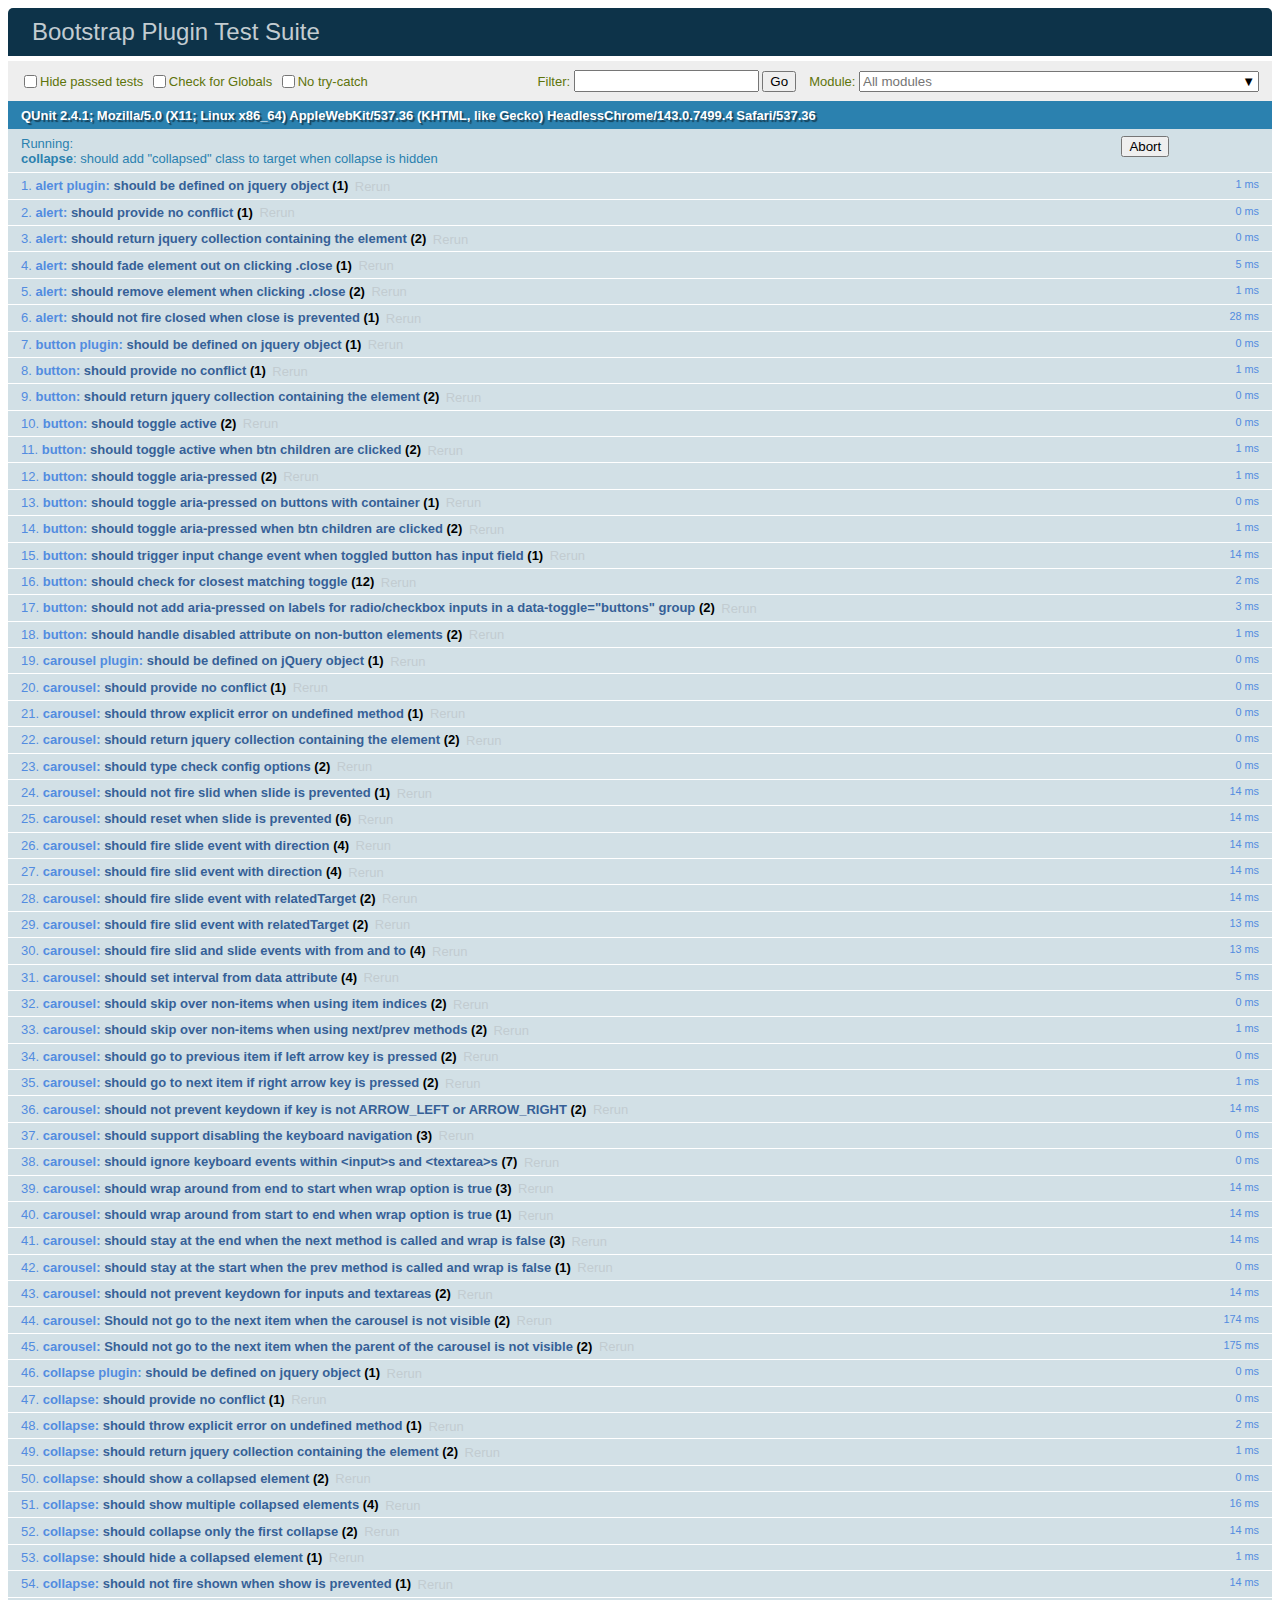
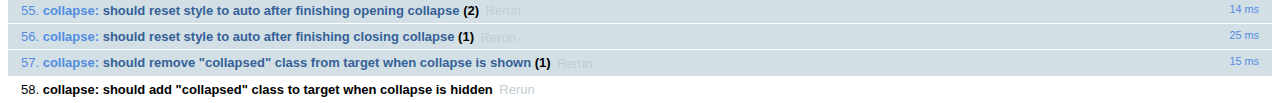
<file: assets/bootstrap-4.0.0/js/tests/index.html>
<!doctype html>
<html lang="en">
  <head>
    <meta charset="utf-8">
    <meta name="viewport" content="width=device-width, initial-scale=1, shrink-to-fit=no">
    <title>Bootstrap Plugin Test Suite</title>

    <!-- jQuery -->
    <script>
      (function () {
        var path = '../../assets/js/vendor/jquery-slim.min.js'
        // get jquery param from the query string.
        var jQueryVersion = location.search.match(/[?&]jquery=(.*?)(?=&|$)/)

        // If a version was specified, use that version from our vendor folder
        if (jQueryVersion) {
          path = 'vendor/jquery-' + jQueryVersion[1] + '.min.js'
        }
        document.write('<script src="' + path + '"><\/script>')
      }())
    </script>
    <script src="../../assets/js/vendor/popper.min.js"></script>

    <!-- QUnit -->
    <link rel="stylesheet" href="vendor/qunit.css" media="screen">
    <script src="vendor/qunit.js"></script>

    <script>
      // Disable jQuery event aliases to ensure we don't accidentally use any of them
      [
        'blur',
        'focus',
        'focusin',
        'focusout',
        'resize',
        'scroll',
        'click',
        'dblclick',
        'mousedown',
        'mouseup',
        'mousemove',
        'mouseover',
        'mouseout',
        'mouseenter',
        'mouseleave',
        'change',
        'select',
        'submit',
        'keydown',
        'keypress',
        'keyup',
        'contextmenu'
      ].forEach(function(eventAlias) {
        $.fn[eventAlias] = function() {
          throw new Error('Using the ".' + eventAlias + '()" method is not allowed, so that Bootstrap can be compatible with custom jQuery builds which exclude the "event aliases" module that defines said method. See https://github.com/twbs/bootstrap/blob/master/CONTRIBUTING.md#js')
        }
      })

      // Require assert.expect in each test
      QUnit.config.requireExpects = true

      // See https://github.com/axemclion/grunt-saucelabs#test-result-details-with-qunit
      var log = []
      var testName

      QUnit.done(function(testResults) {
        var tests = []
        for (var i = 0; i < log.length; i++) {
          var details = log[i]
          tests.push({
            name: details.name,
            result: details.result,
            expected: details.expected,
            actual: details.actual,
            source: details.source
          })
        }
        testResults.tests = tests

        window.global_test_results = testResults
      })

      QUnit.testStart(function(testDetails) {
        QUnit.log(function(details) {
          if (!details.result) {
            details.name = testDetails.name
            log.push(details)
          }
        })
      })

      // Display fixture on-screen on iOS to avoid false positives
      // See https://github.com/twbs/bootstrap/pull/15955
      if (/iPhone|iPad|iPod/.test(navigator.userAgent)) {
        QUnit.begin(function() {
          $('#qunit-fixture').css({ top: 0, left: 0 })
        })

        QUnit.done(function() {
          $('#qunit-fixture').css({ top: '', left: '' })
        })
      }
    </script>

    <!-- Transpiled Plugins -->
    <script src="../dist/util.js"></script>
    <script src="../dist/alert.js"></script>
    <script src="../dist/button.js"></script>
    <script src="../dist/carousel.js"></script>
    <script src="../dist/collapse.js"></script>
    <script src="../dist/dropdown.js"></script>
    <script src="../dist/modal.js"></script>
    <script src="../dist/scrollspy.js"></script>
    <script src="../dist/tab.js"></script>
    <script src="../dist/tooltip.js"></script>
    <script src="../dist/popover.js"></script>

    <!-- Unit Tests -->
    <script src="unit/alert.js"></script>
    <script src="unit/button.js"></script>
    <script src="unit/carousel.js"></script>
    <script src="unit/collapse.js"></script>
    <script src="unit/dropdown.js"></script>
    <script src="unit/modal.js"></script>
    <script src="unit/scrollspy.js"></script>
    <script src="unit/tab.js"></script>
    <script src="unit/tooltip.js"></script>
    <script src="unit/popover.js"></script>
    <script src="unit/util.js"></script>
  </head>
  <body>
    <div id="qunit-container">
      <div id="qunit"></div>
      <div id="qunit-fixture"></div>
    </div>
  </body>
</html>
</file>
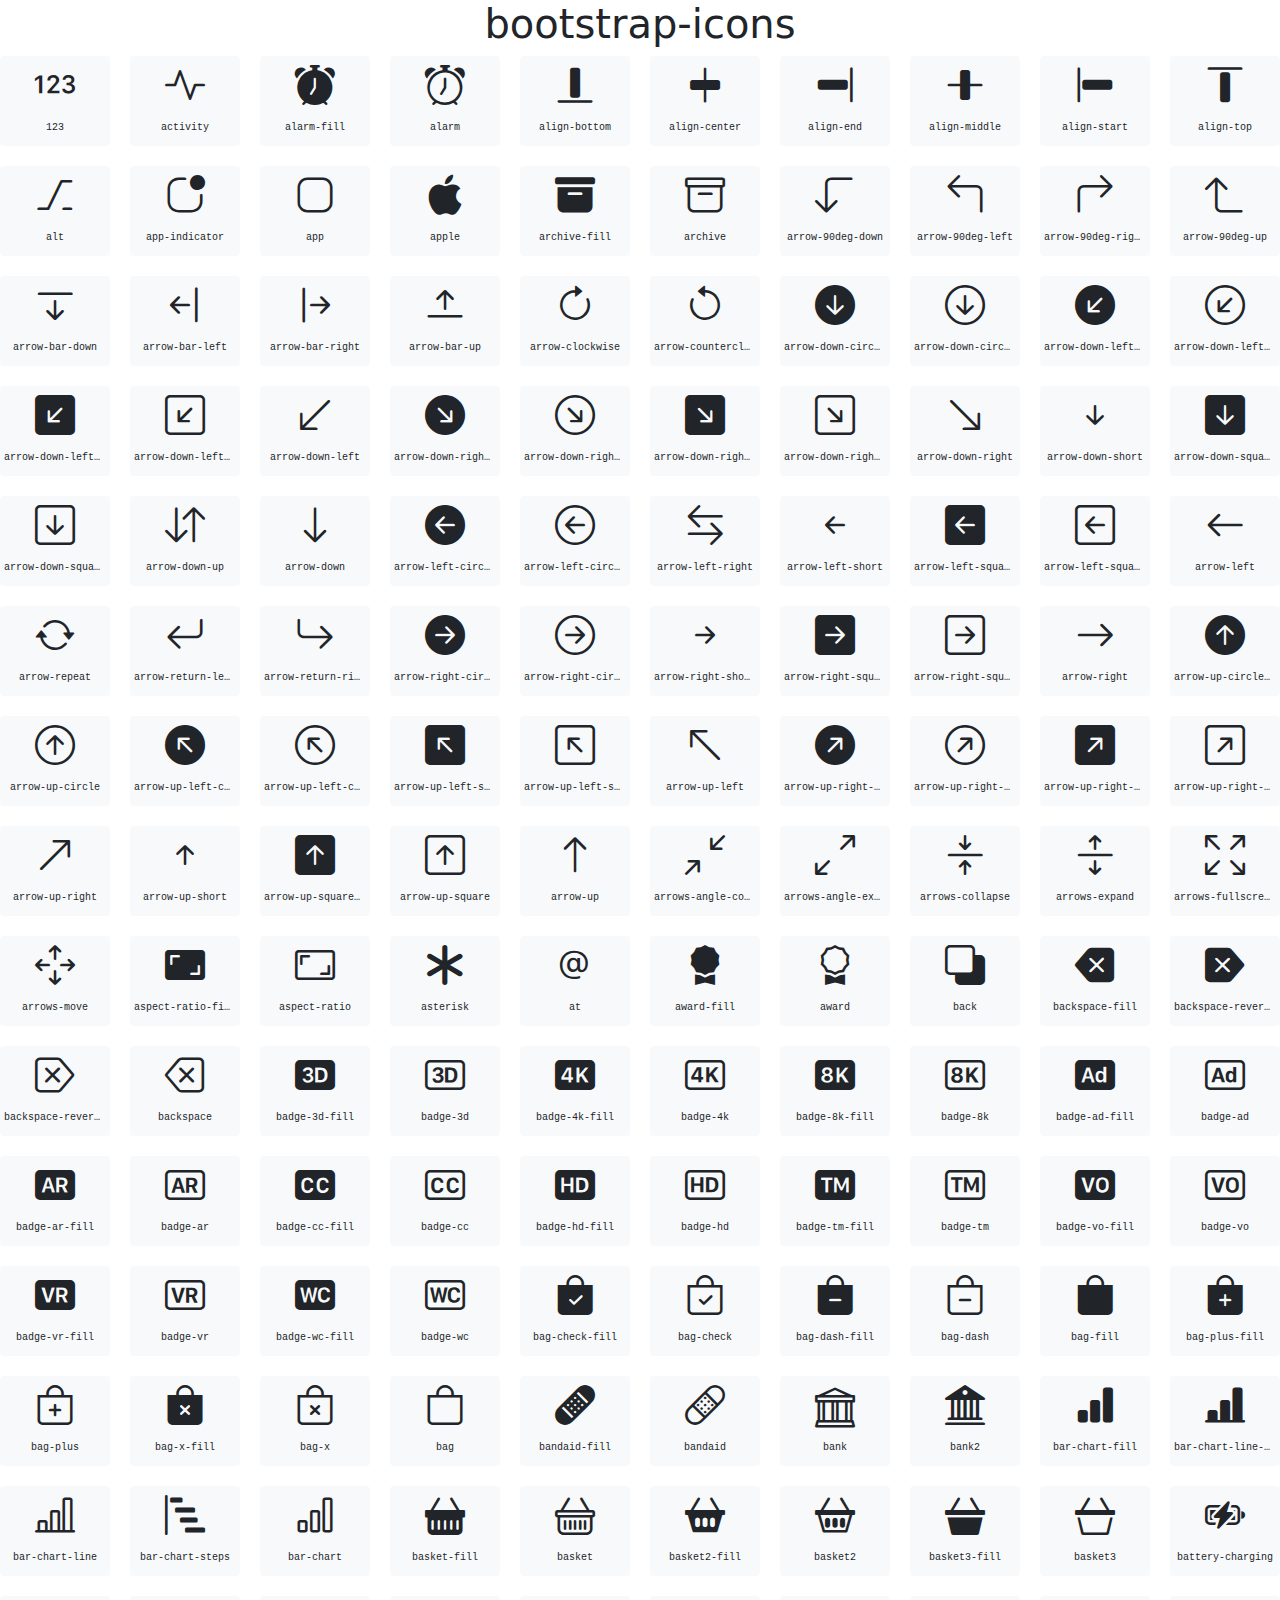
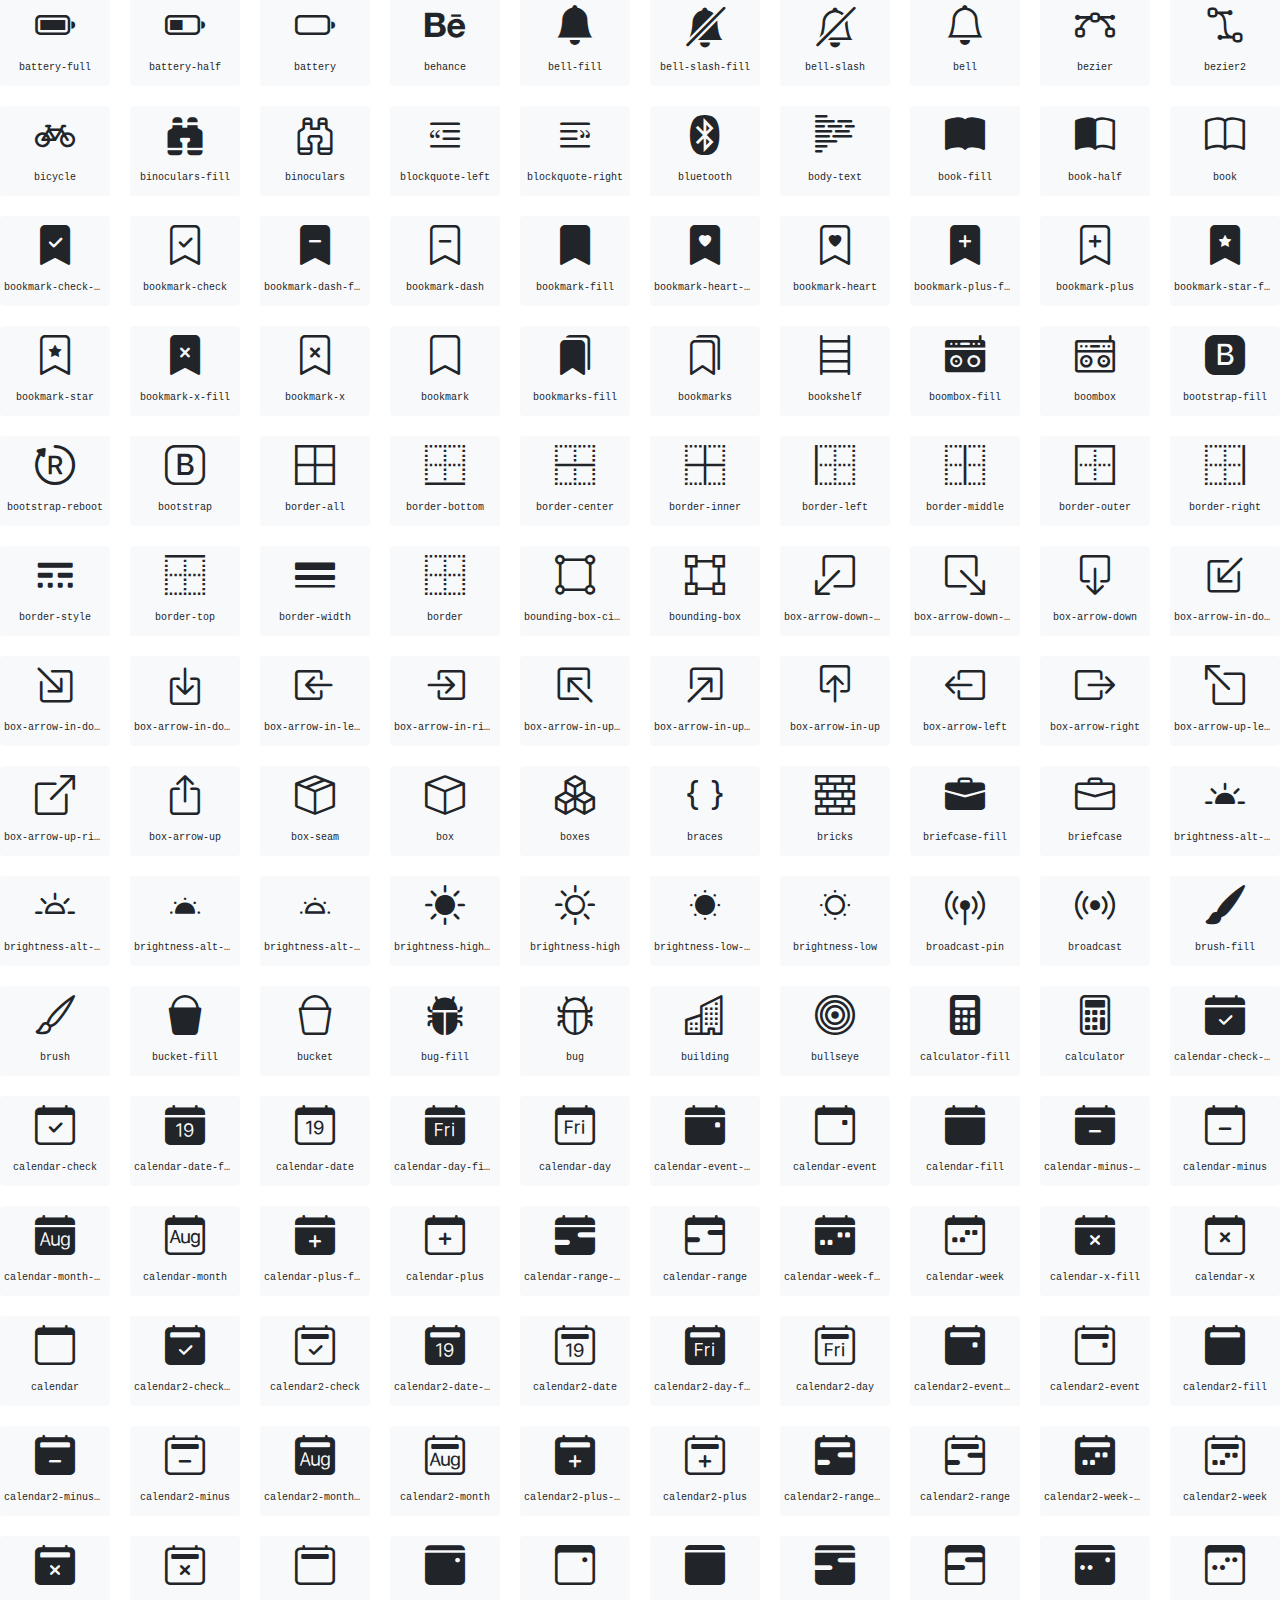
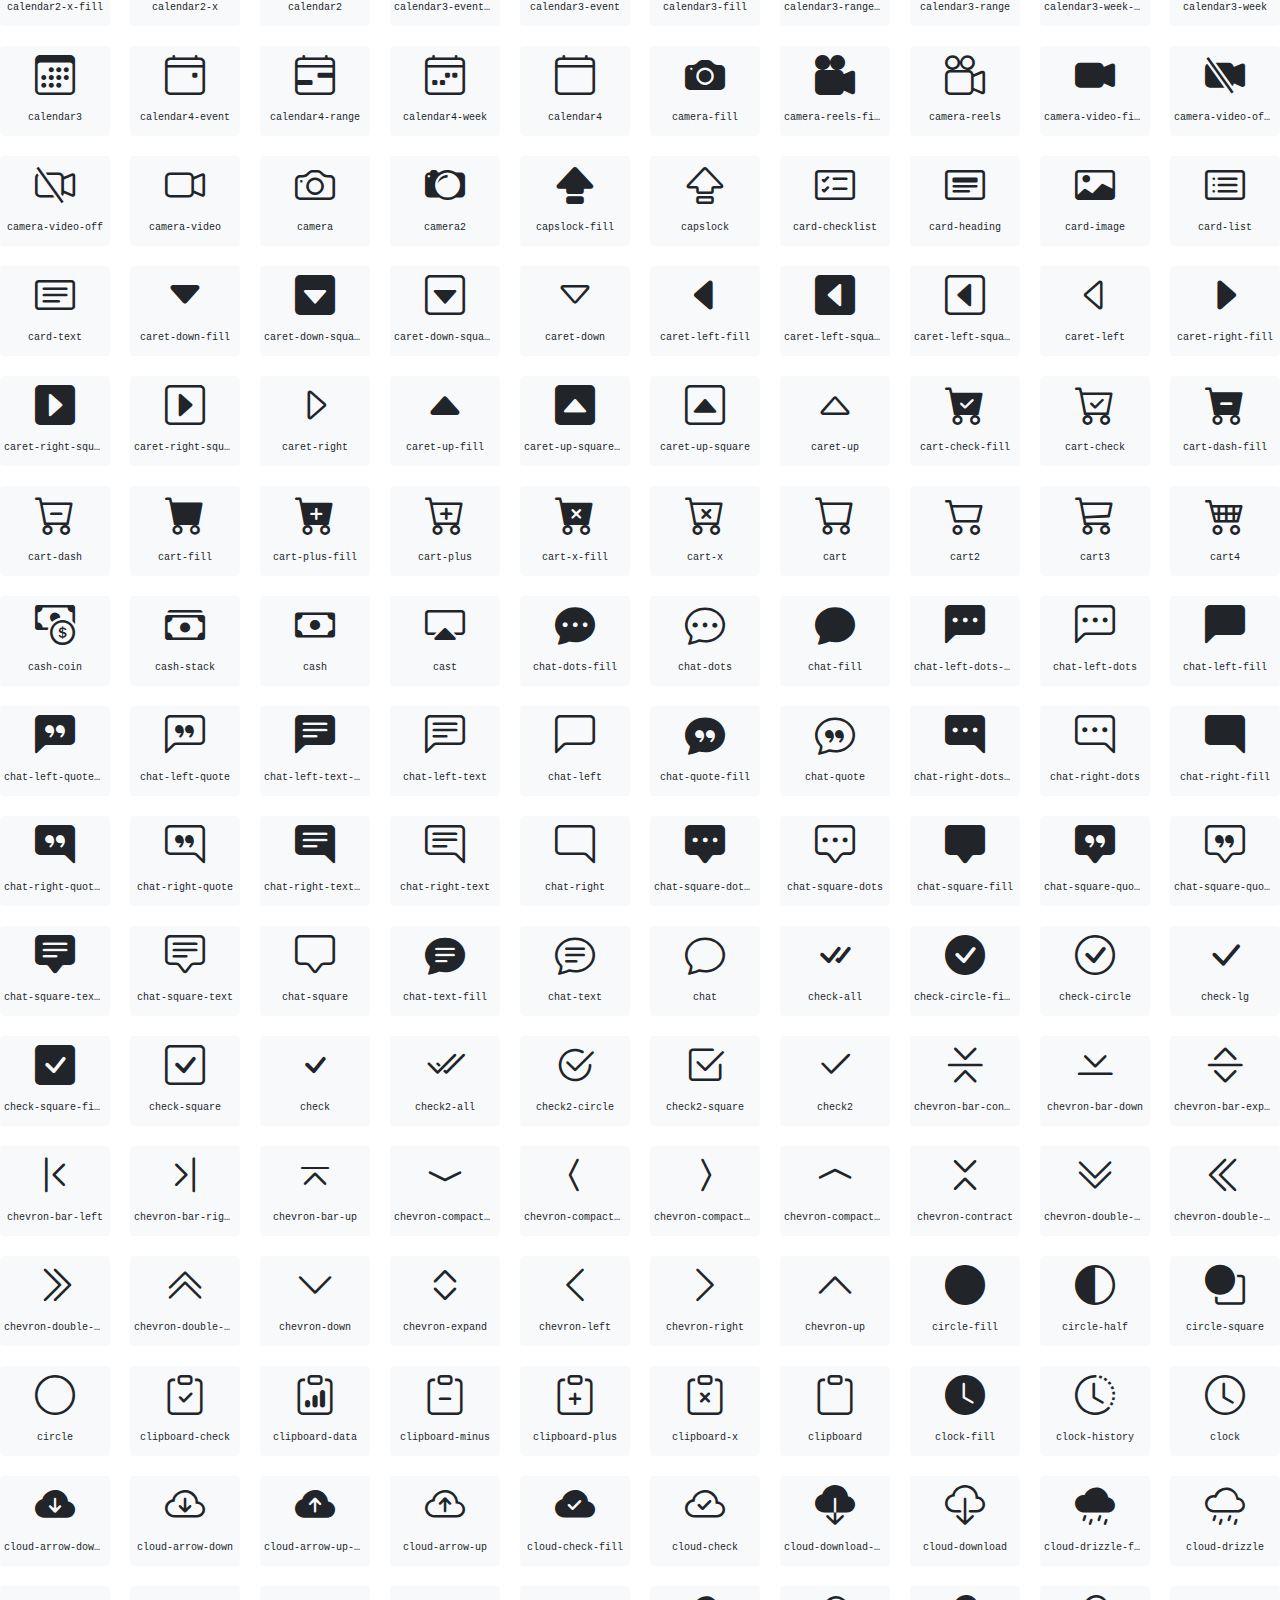
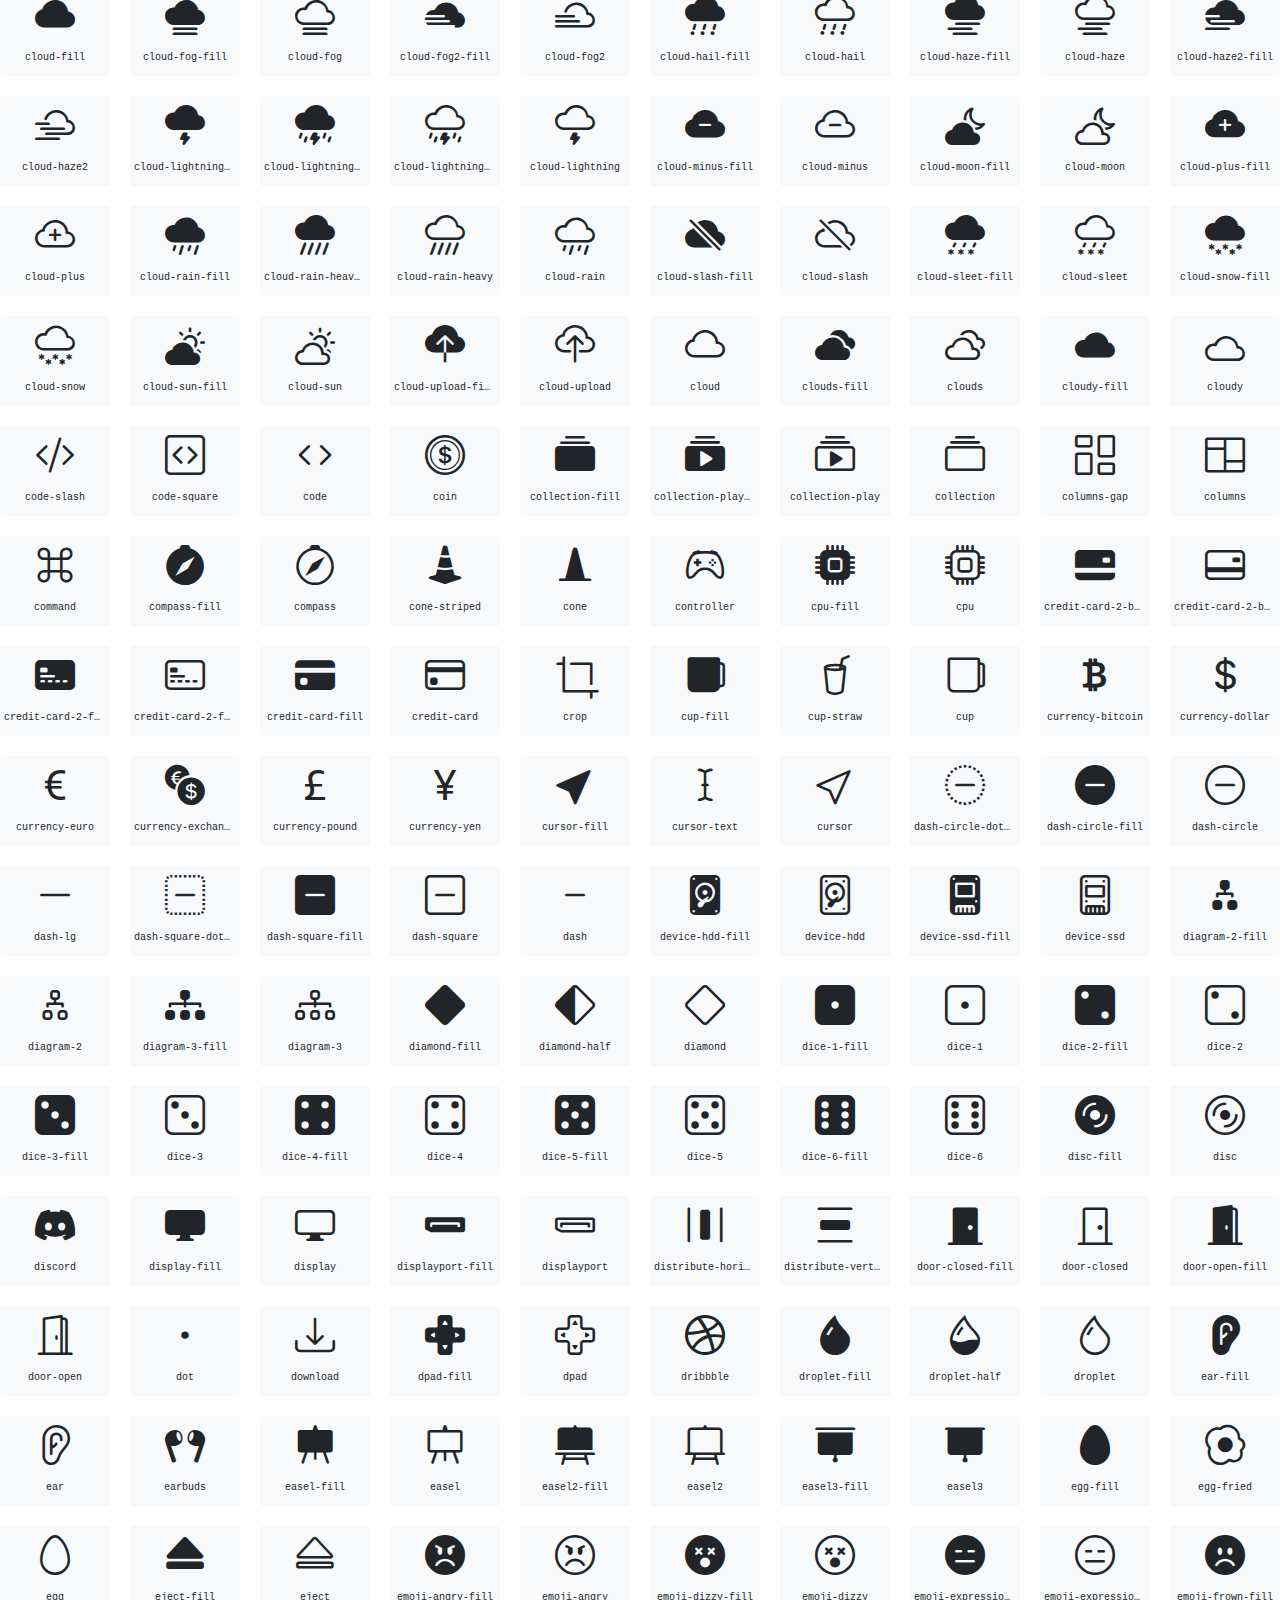
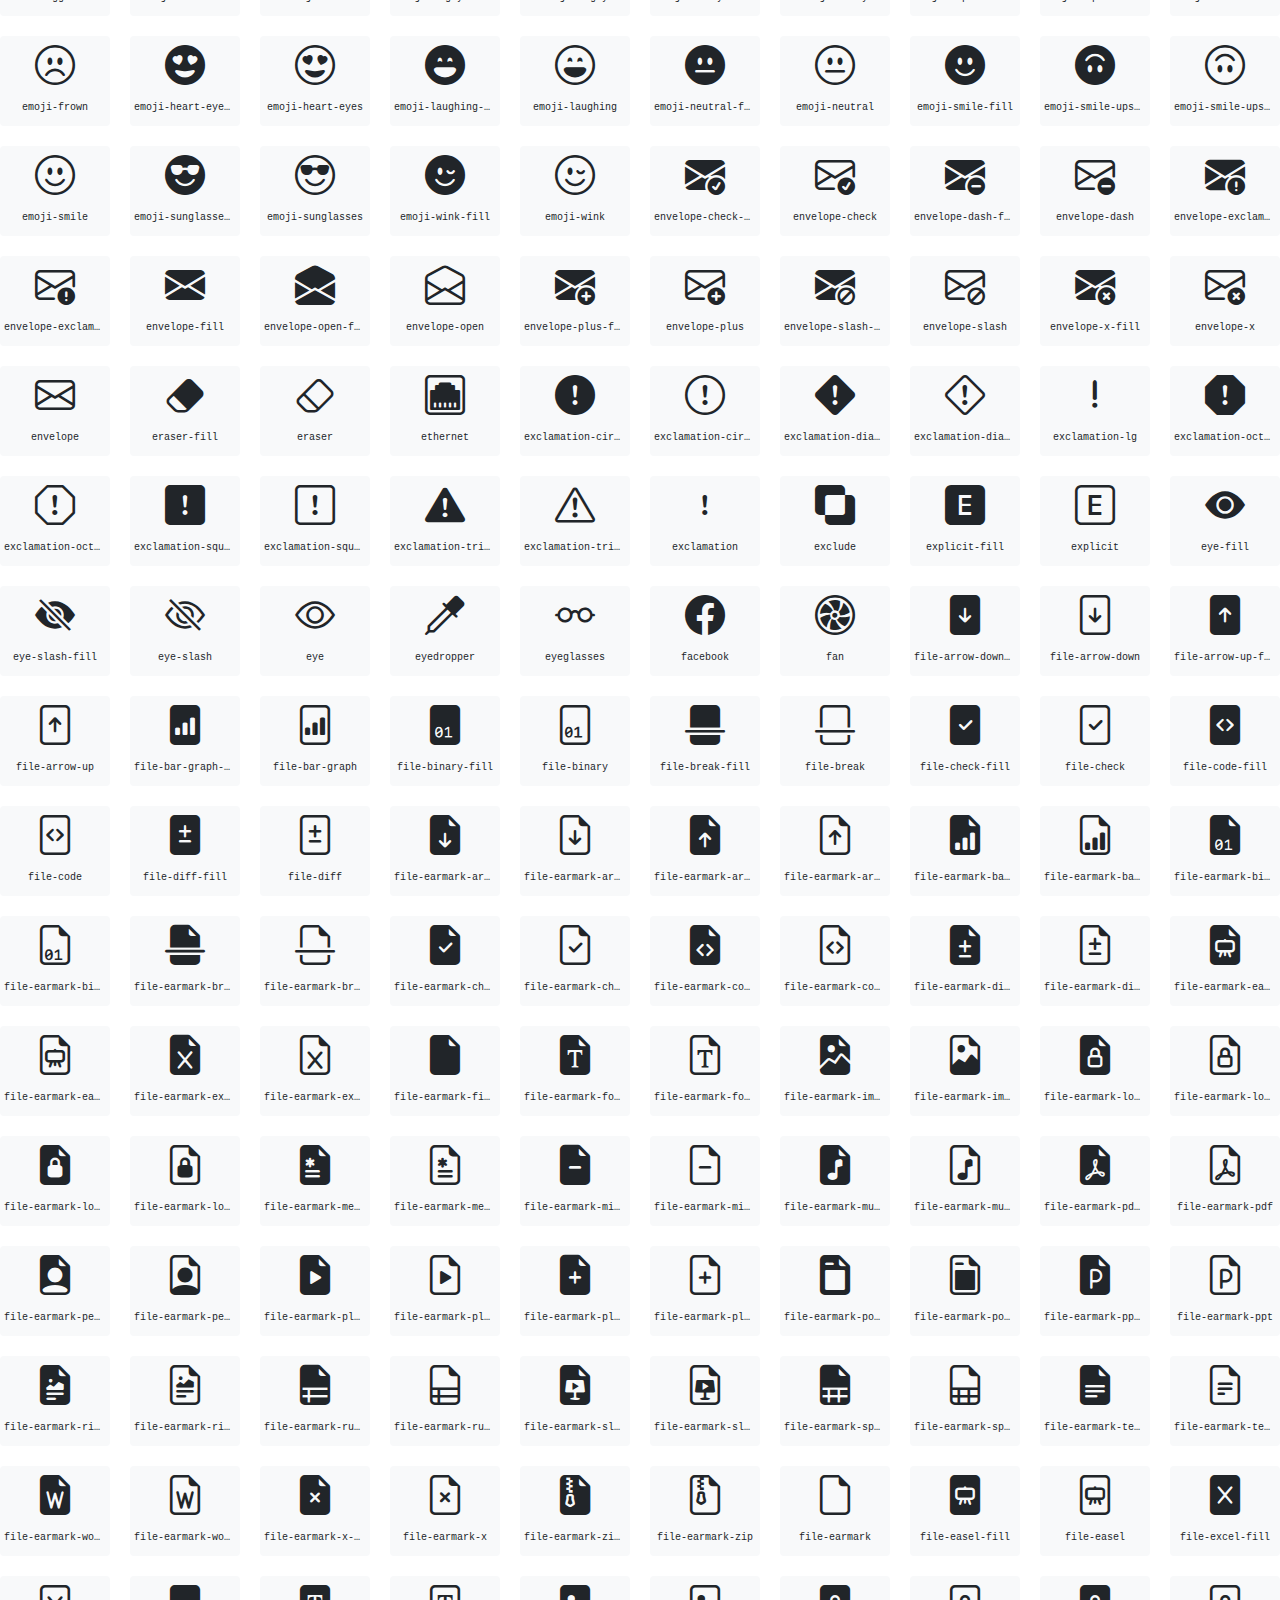
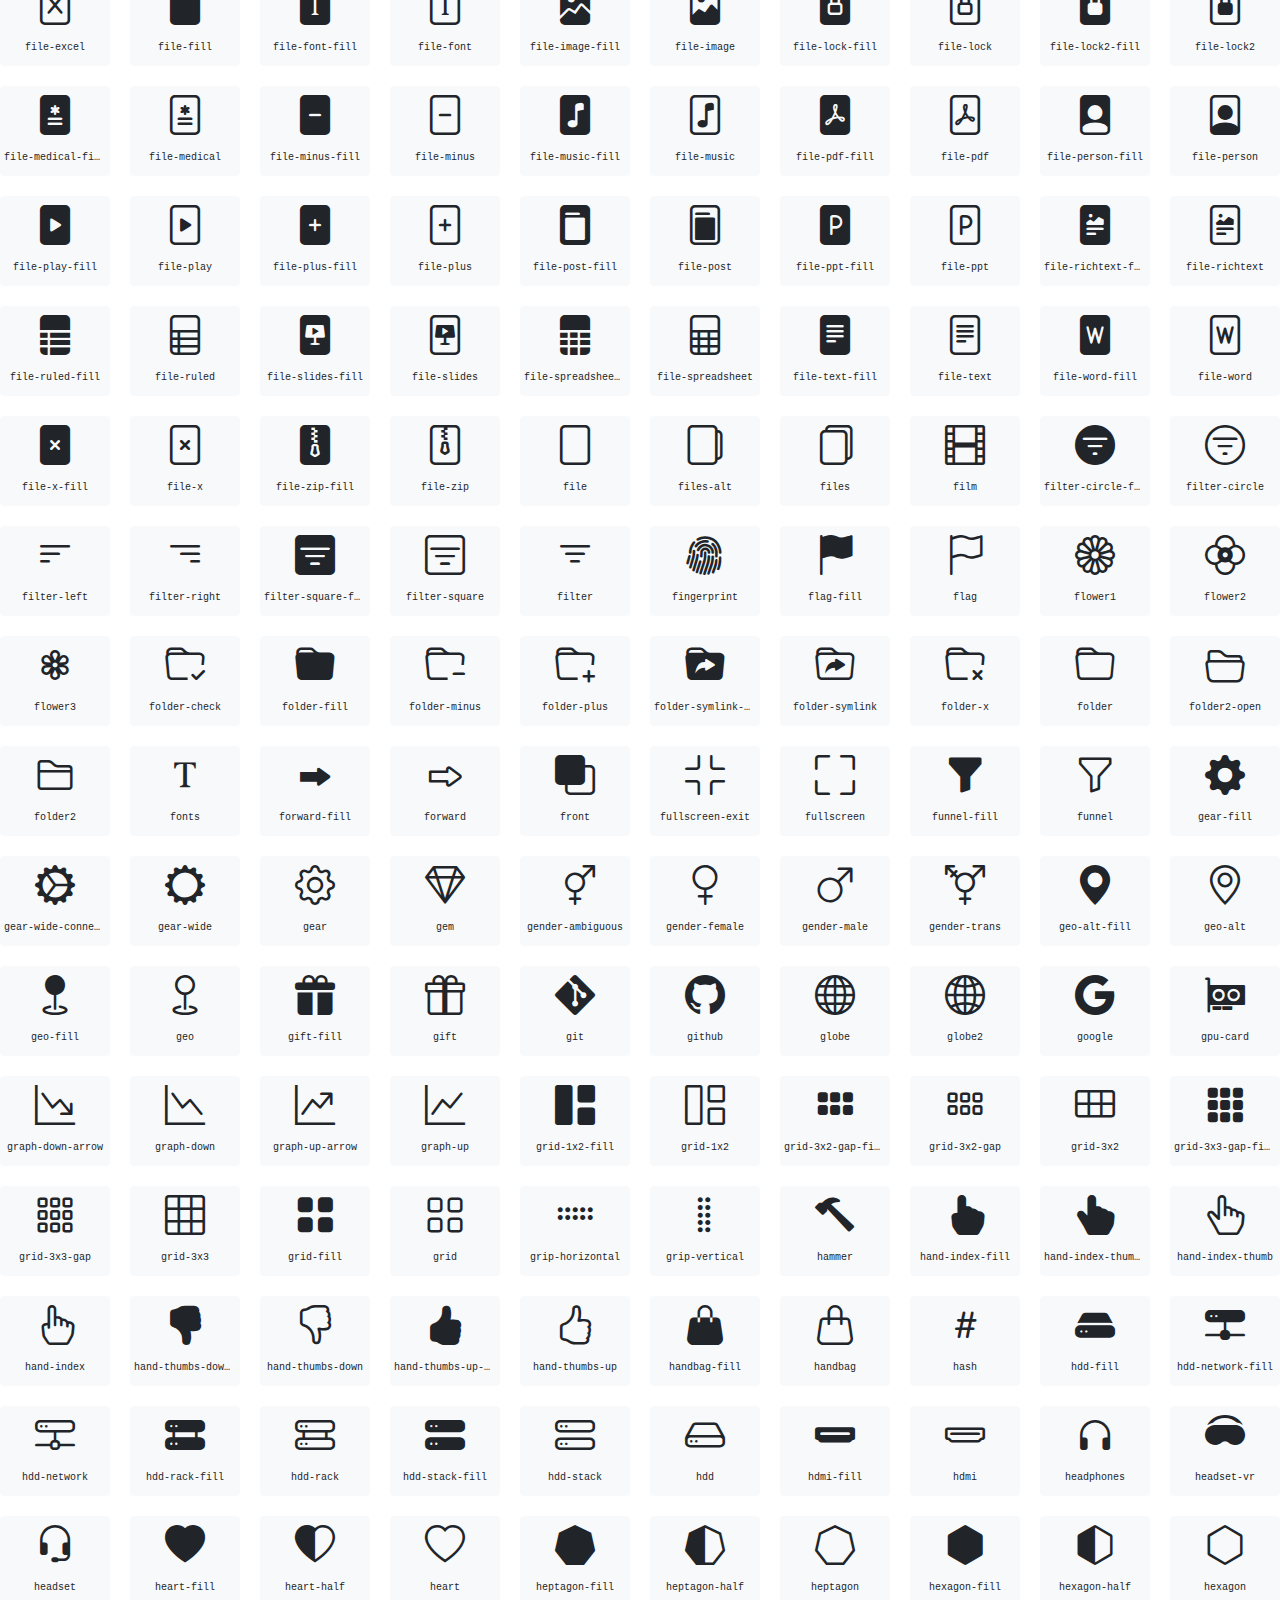
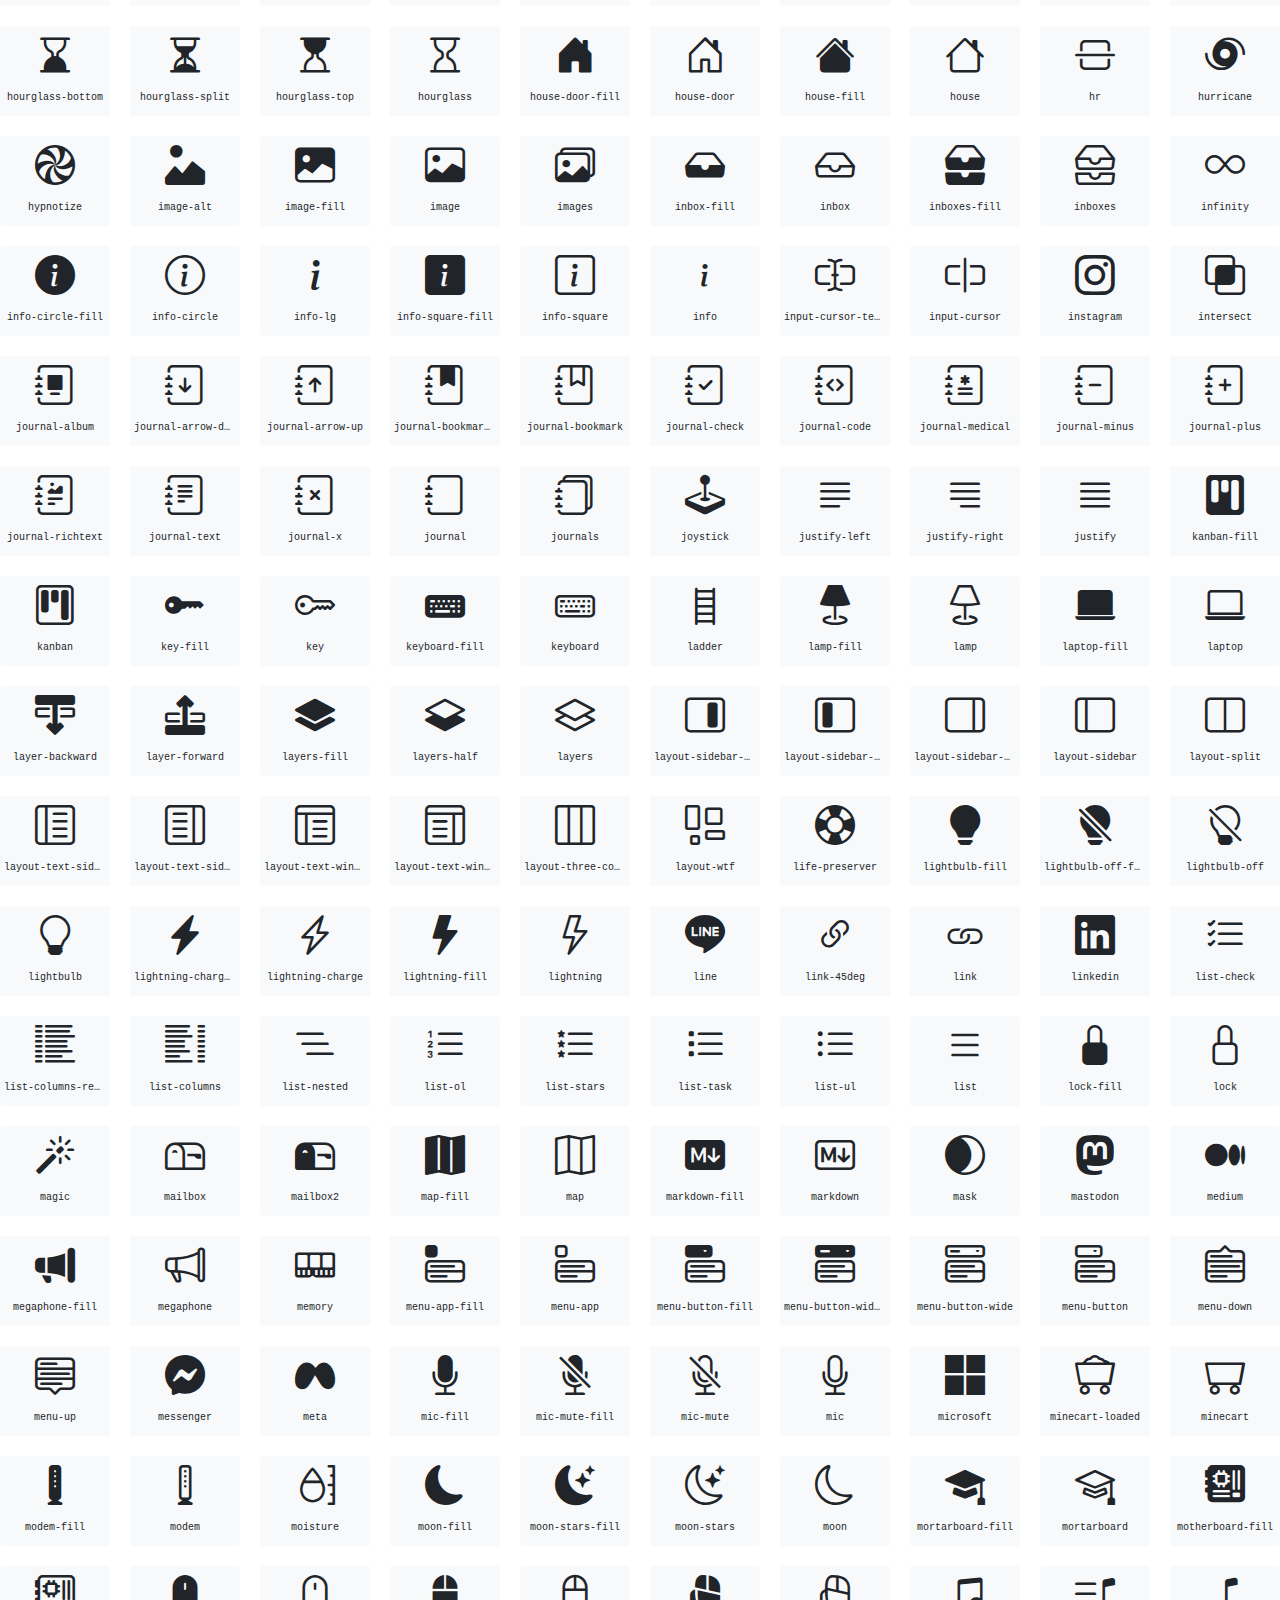
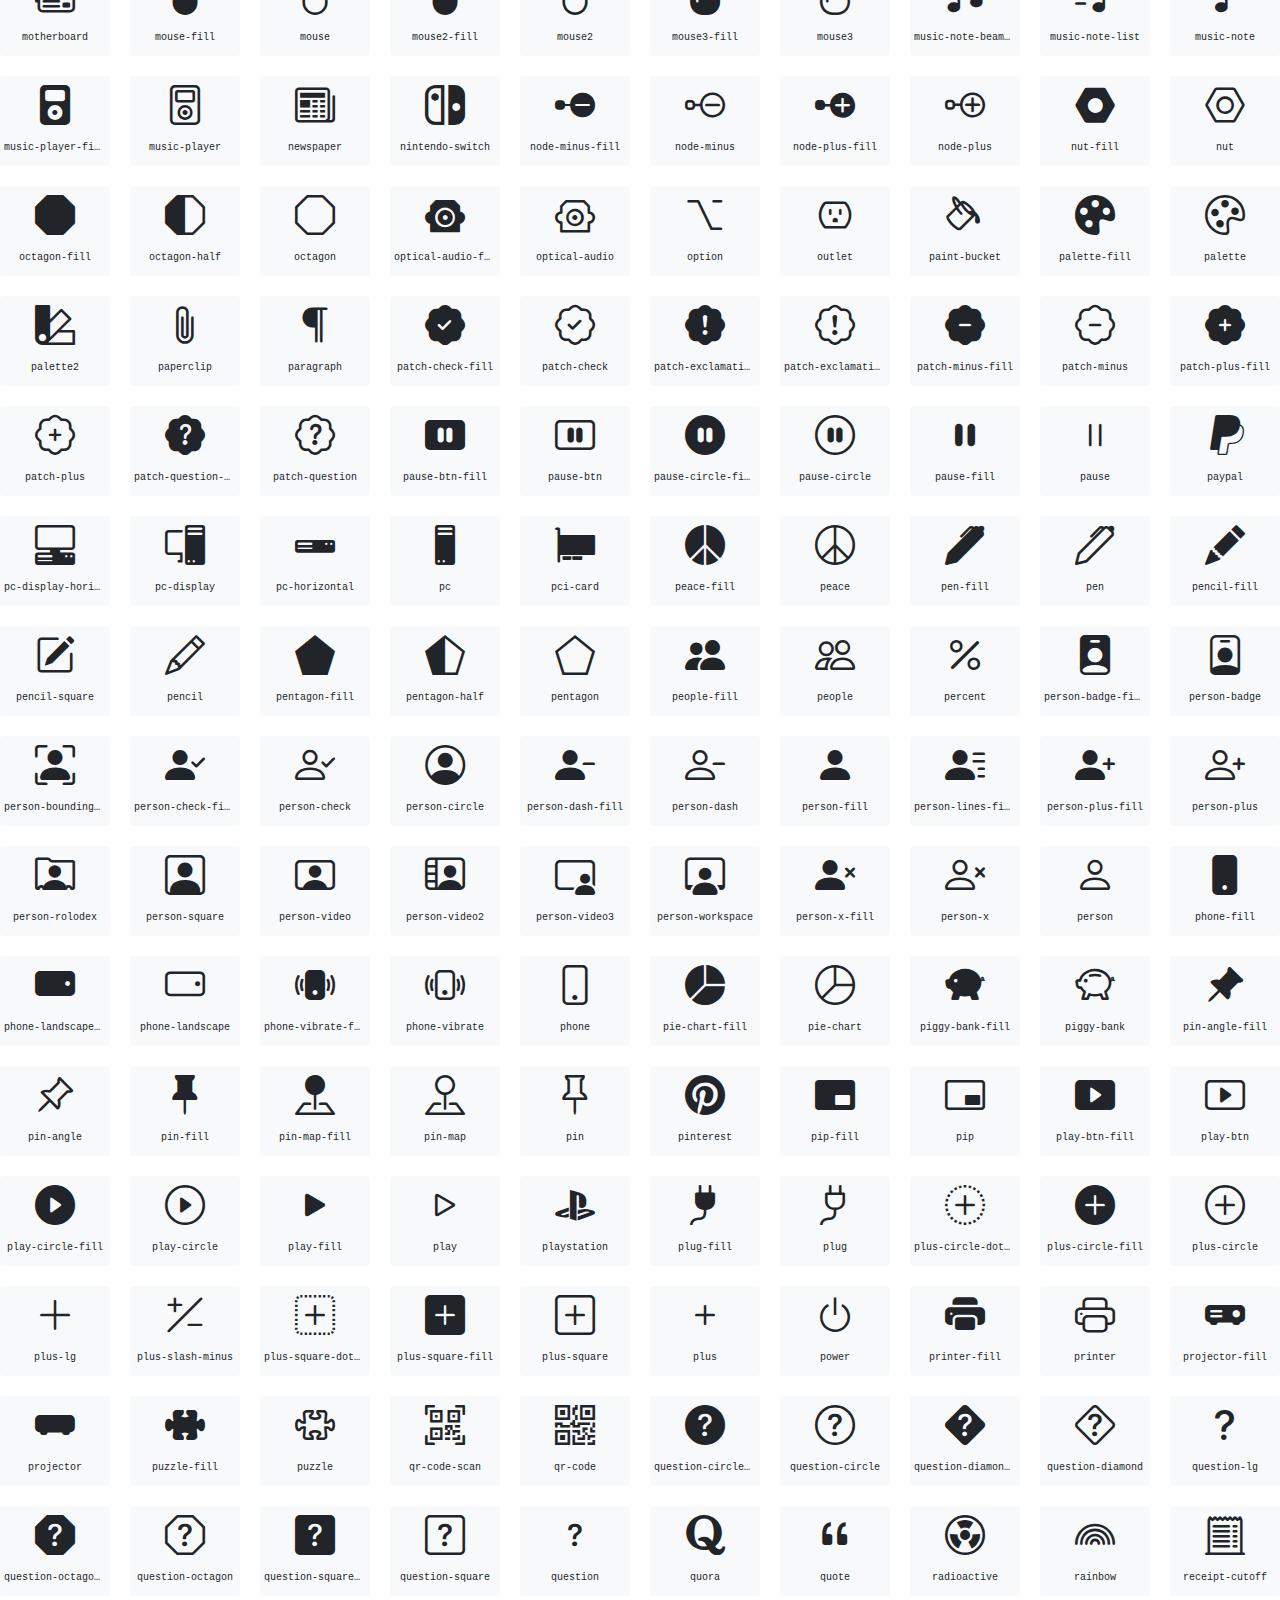
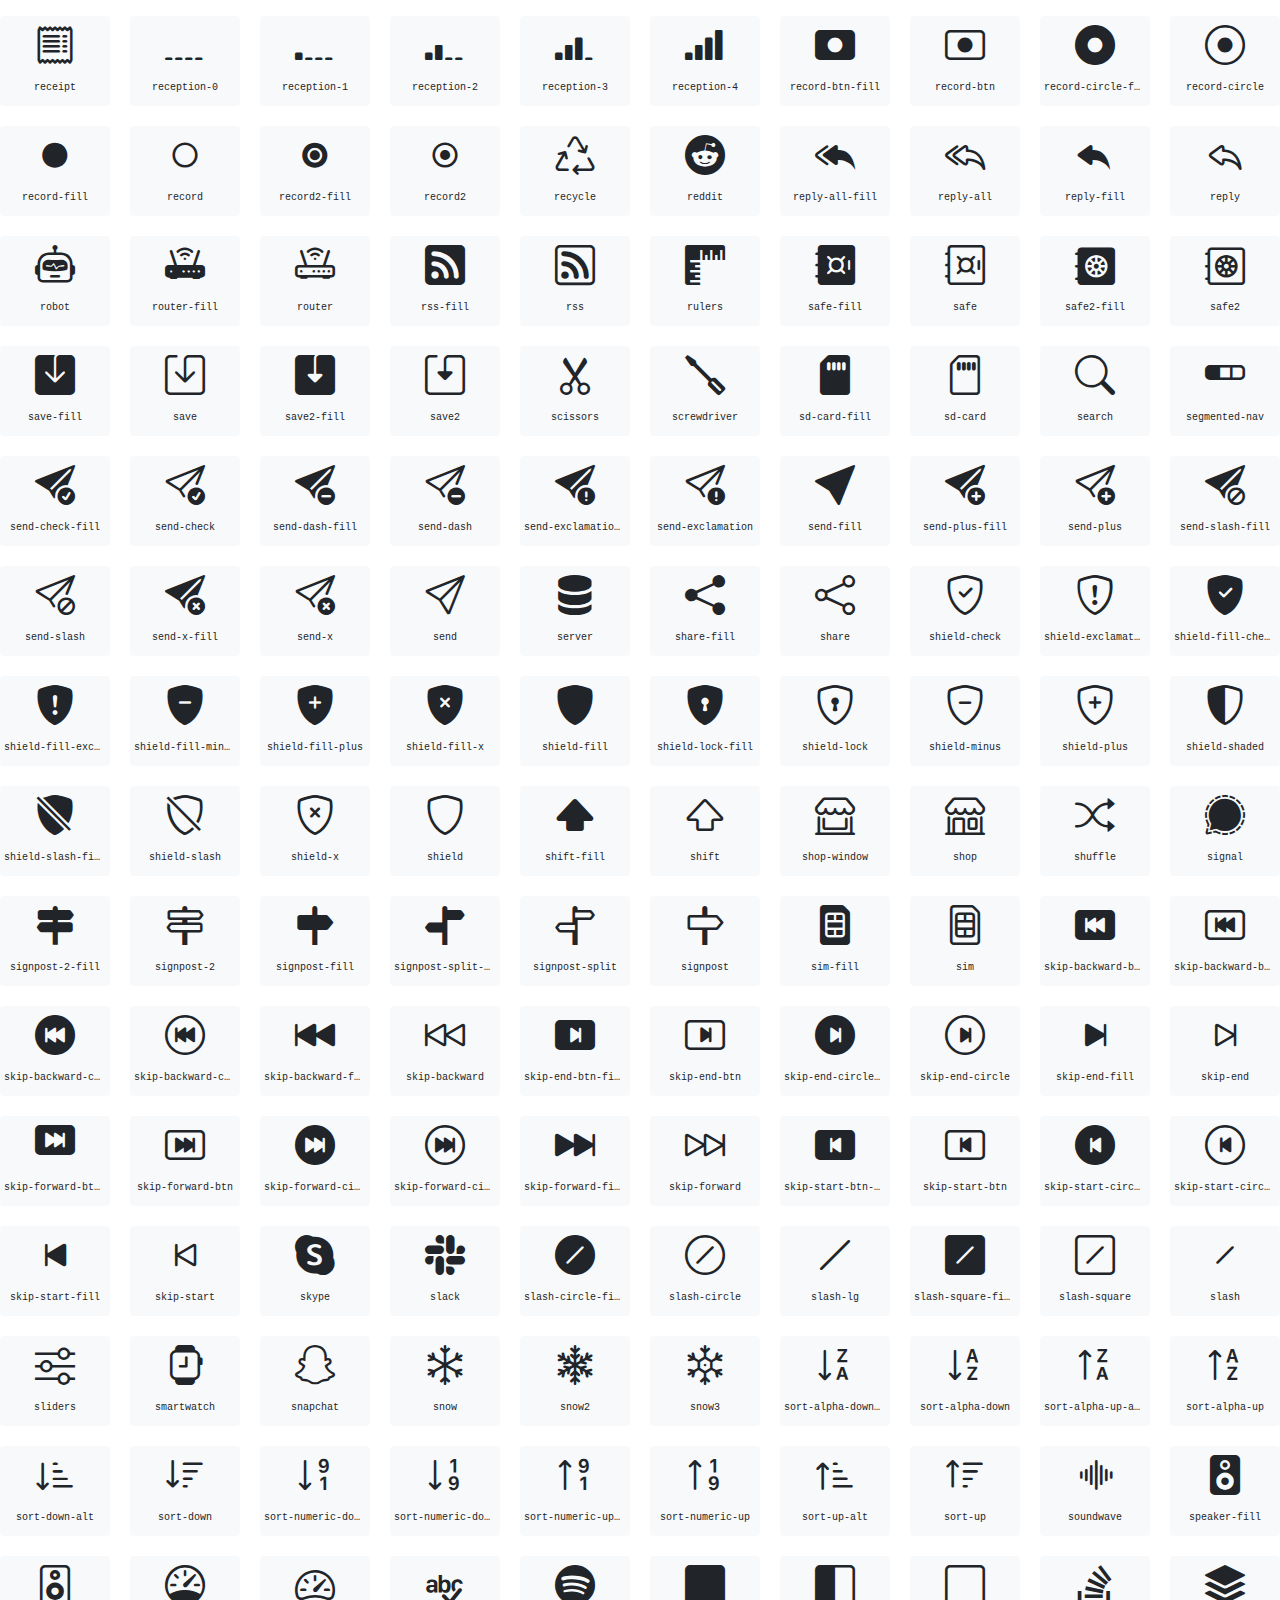
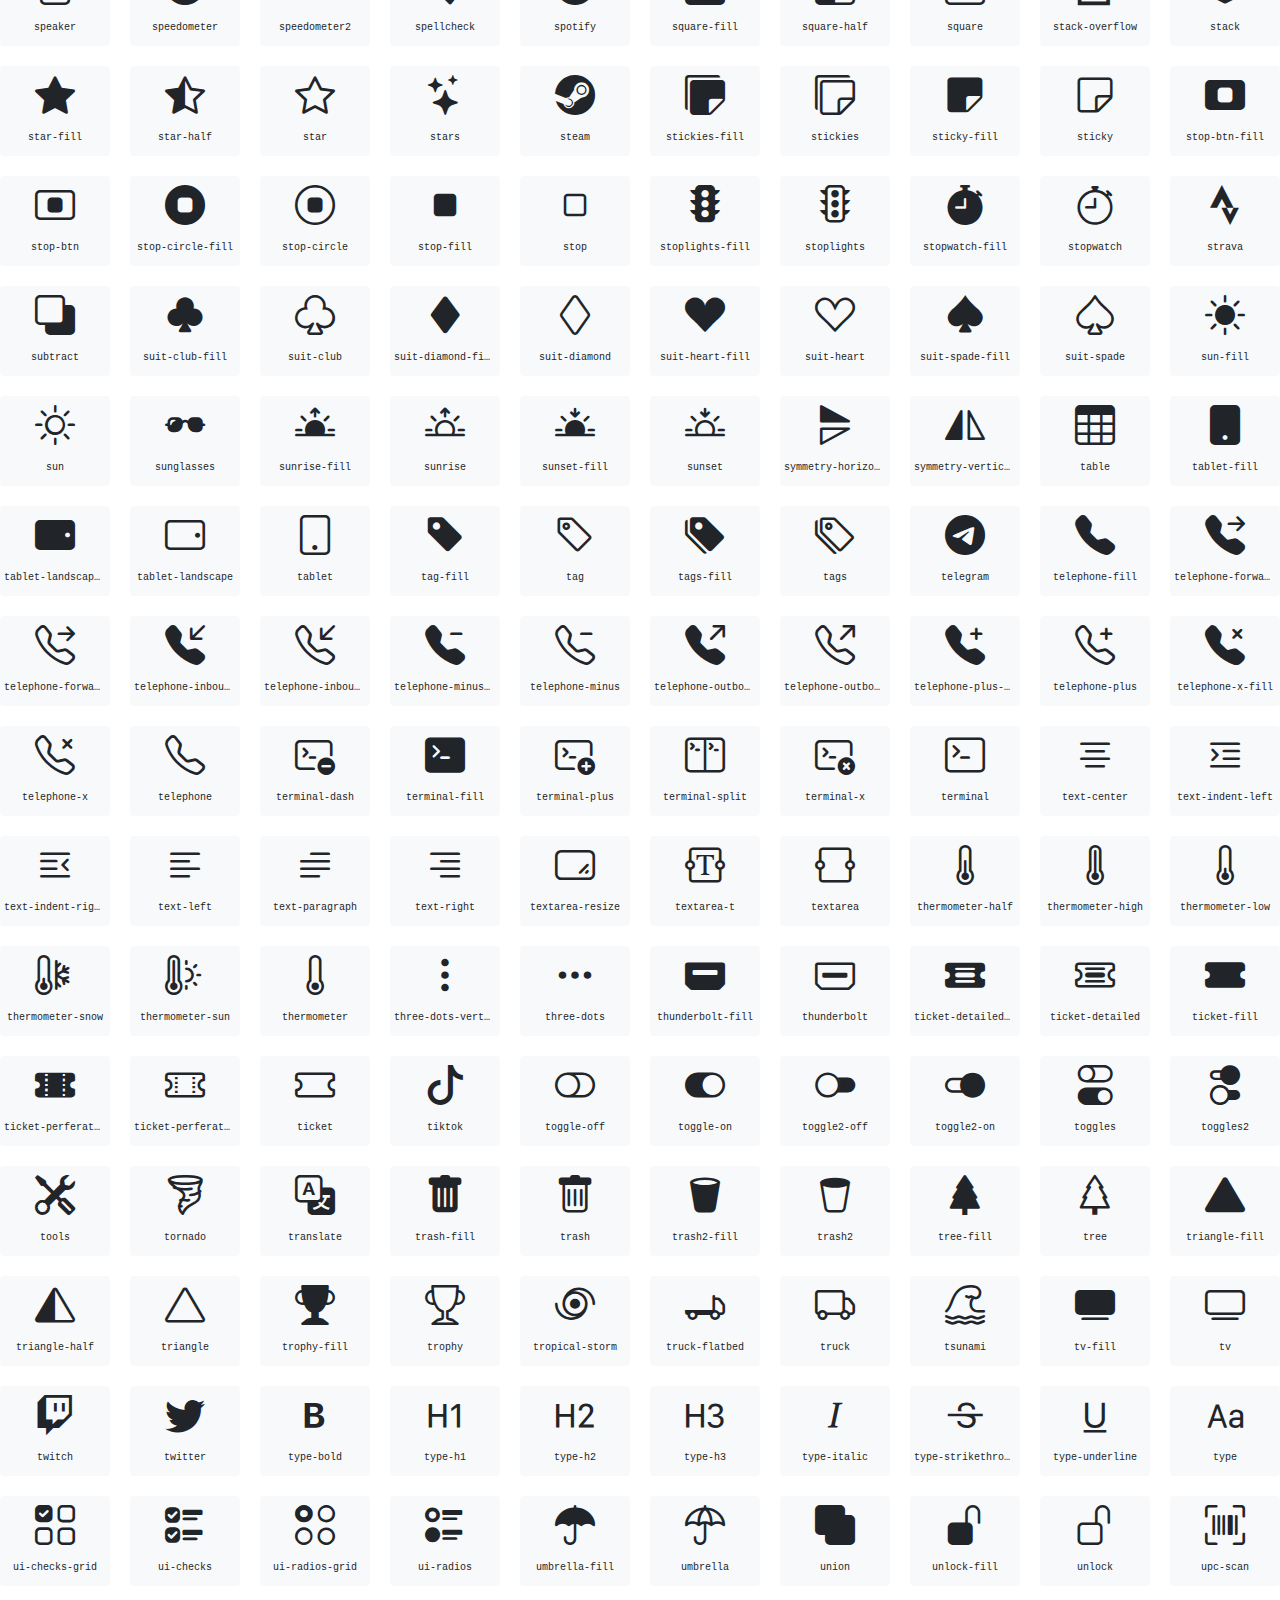
<file: Moderna/assets/vendor/bootstrap-icons/index.html>
<!doctype html>
<html lang="en">
<head>
  <meta charset="utf-8">
  <title>bootstrap-icons</title>

  <style>
    .icons {
      display: grid;
      max-width: 100%;
      grid-template-columns: repeat(auto-fit, minmax(100px, 1fr) );
      gap: 1.25rem;
    }
    .icon {
      background-color: var(--bs-light);
      border-radius: .25rem;
    }
    .bi {
      margin: .25rem;
      font-size: 2.5rem;
    }
    .label {
      font-family: var(--bs-font-monospace);
    }
    .label {
      display: inline-block;
      width: 100%;
      overflow: hidden;
      padding: .25rem;
      font-size: .625rem;
      text-overflow: ellipsis;
      white-space: nowrap;
    }
  </style>

  <link rel="stylesheet" href="/assets/css/bootstrap.min.css">
  <link rel="stylesheet" href="bootstrap-icons.css">
</head>
<body class="text-center">

  <h1>bootstrap-icons</h1>

  <div class="icons">
    <div class="icon">
      <i class="bi bi-123"></i>
      <div class="label">123</div>
    </div>
    <div class="icon">
      <i class="bi bi-activity"></i>
      <div class="label">activity</div>
    </div>
    <div class="icon">
      <i class="bi bi-alarm-fill"></i>
      <div class="label">alarm-fill</div>
    </div>
    <div class="icon">
      <i class="bi bi-alarm"></i>
      <div class="label">alarm</div>
    </div>
    <div class="icon">
      <i class="bi bi-align-bottom"></i>
      <div class="label">align-bottom</div>
    </div>
    <div class="icon">
      <i class="bi bi-align-center"></i>
      <div class="label">align-center</div>
    </div>
    <div class="icon">
      <i class="bi bi-align-end"></i>
      <div class="label">align-end</div>
    </div>
    <div class="icon">
      <i class="bi bi-align-middle"></i>
      <div class="label">align-middle</div>
    </div>
    <div class="icon">
      <i class="bi bi-align-start"></i>
      <div class="label">align-start</div>
    </div>
    <div class="icon">
      <i class="bi bi-align-top"></i>
      <div class="label">align-top</div>
    </div>
    <div class="icon">
      <i class="bi bi-alt"></i>
      <div class="label">alt</div>
    </div>
    <div class="icon">
      <i class="bi bi-app-indicator"></i>
      <div class="label">app-indicator</div>
    </div>
    <div class="icon">
      <i class="bi bi-app"></i>
      <div class="label">app</div>
    </div>
    <div class="icon">
      <i class="bi bi-apple"></i>
      <div class="label">apple</div>
    </div>
    <div class="icon">
      <i class="bi bi-archive-fill"></i>
      <div class="label">archive-fill</div>
    </div>
    <div class="icon">
      <i class="bi bi-archive"></i>
      <div class="label">archive</div>
    </div>
    <div class="icon">
      <i class="bi bi-arrow-90deg-down"></i>
      <div class="label">arrow-90deg-down</div>
    </div>
    <div class="icon">
      <i class="bi bi-arrow-90deg-left"></i>
      <div class="label">arrow-90deg-left</div>
    </div>
    <div class="icon">
      <i class="bi bi-arrow-90deg-right"></i>
      <div class="label">arrow-90deg-right</div>
    </div>
    <div class="icon">
      <i class="bi bi-arrow-90deg-up"></i>
      <div class="label">arrow-90deg-up</div>
    </div>
    <div class="icon">
      <i class="bi bi-arrow-bar-down"></i>
      <div class="label">arrow-bar-down</div>
    </div>
    <div class="icon">
      <i class="bi bi-arrow-bar-left"></i>
      <div class="label">arrow-bar-left</div>
    </div>
    <div class="icon">
      <i class="bi bi-arrow-bar-right"></i>
      <div class="label">arrow-bar-right</div>
    </div>
    <div class="icon">
      <i class="bi bi-arrow-bar-up"></i>
      <div class="label">arrow-bar-up</div>
    </div>
    <div class="icon">
      <i class="bi bi-arrow-clockwise"></i>
      <div class="label">arrow-clockwise</div>
    </div>
    <div class="icon">
      <i class="bi bi-arrow-counterclockwise"></i>
      <div class="label">arrow-counterclockwise</div>
    </div>
    <div class="icon">
      <i class="bi bi-arrow-down-circle-fill"></i>
      <div class="label">arrow-down-circle-fill</div>
    </div>
    <div class="icon">
      <i class="bi bi-arrow-down-circle"></i>
      <div class="label">arrow-down-circle</div>
    </div>
    <div class="icon">
      <i class="bi bi-arrow-down-left-circle-fill"></i>
      <div class="label">arrow-down-left-circle-fill</div>
    </div>
    <div class="icon">
      <i class="bi bi-arrow-down-left-circle"></i>
      <div class="label">arrow-down-left-circle</div>
    </div>
    <div class="icon">
      <i class="bi bi-arrow-down-left-square-fill"></i>
      <div class="label">arrow-down-left-square-fill</div>
    </div>
    <div class="icon">
      <i class="bi bi-arrow-down-left-square"></i>
      <div class="label">arrow-down-left-square</div>
    </div>
    <div class="icon">
      <i class="bi bi-arrow-down-left"></i>
      <div class="label">arrow-down-left</div>
    </div>
    <div class="icon">
      <i class="bi bi-arrow-down-right-circle-fill"></i>
      <div class="label">arrow-down-right-circle-fill</div>
    </div>
    <div class="icon">
      <i class="bi bi-arrow-down-right-circle"></i>
      <div class="label">arrow-down-right-circle</div>
    </div>
    <div class="icon">
      <i class="bi bi-arrow-down-right-square-fill"></i>
      <div class="label">arrow-down-right-square-fill</div>
    </div>
    <div class="icon">
      <i class="bi bi-arrow-down-right-square"></i>
      <div class="label">arrow-down-right-square</div>
    </div>
    <div class="icon">
      <i class="bi bi-arrow-down-right"></i>
      <div class="label">arrow-down-right</div>
    </div>
    <div class="icon">
      <i class="bi bi-arrow-down-short"></i>
      <div class="label">arrow-down-short</div>
    </div>
    <div class="icon">
      <i class="bi bi-arrow-down-square-fill"></i>
      <div class="label">arrow-down-square-fill</div>
    </div>
    <div class="icon">
      <i class="bi bi-arrow-down-square"></i>
      <div class="label">arrow-down-square</div>
    </div>
    <div class="icon">
      <i class="bi bi-arrow-down-up"></i>
      <div class="label">arrow-down-up</div>
    </div>
    <div class="icon">
      <i class="bi bi-arrow-down"></i>
      <div class="label">arrow-down</div>
    </div>
    <div class="icon">
      <i class="bi bi-arrow-left-circle-fill"></i>
      <div class="label">arrow-left-circle-fill</div>
    </div>
    <div class="icon">
      <i class="bi bi-arrow-left-circle"></i>
      <div class="label">arrow-left-circle</div>
    </div>
    <div class="icon">
      <i class="bi bi-arrow-left-right"></i>
      <div class="label">arrow-left-right</div>
    </div>
    <div class="icon">
      <i class="bi bi-arrow-left-short"></i>
      <div class="label">arrow-left-short</div>
    </div>
    <div class="icon">
      <i class="bi bi-arrow-left-square-fill"></i>
      <div class="label">arrow-left-square-fill</div>
    </div>
    <div class="icon">
      <i class="bi bi-arrow-left-square"></i>
      <div class="label">arrow-left-square</div>
    </div>
    <div class="icon">
      <i class="bi bi-arrow-left"></i>
      <div class="label">arrow-left</div>
    </div>
    <div class="icon">
      <i class="bi bi-arrow-repeat"></i>
      <div class="label">arrow-repeat</div>
    </div>
    <div class="icon">
      <i class="bi bi-arrow-return-left"></i>
      <div class="label">arrow-return-left</div>
    </div>
    <div class="icon">
      <i class="bi bi-arrow-return-right"></i>
      <div class="label">arrow-return-right</div>
    </div>
    <div class="icon">
      <i class="bi bi-arrow-right-circle-fill"></i>
      <div class="label">arrow-right-circle-fill</div>
    </div>
    <div class="icon">
      <i class="bi bi-arrow-right-circle"></i>
      <div class="label">arrow-right-circle</div>
    </div>
    <div class="icon">
      <i class="bi bi-arrow-right-short"></i>
      <div class="label">arrow-right-short</div>
    </div>
    <div class="icon">
      <i class="bi bi-arrow-right-square-fill"></i>
      <div class="label">arrow-right-square-fill</div>
    </div>
    <div class="icon">
      <i class="bi bi-arrow-right-square"></i>
      <div class="label">arrow-right-square</div>
    </div>
    <div class="icon">
      <i class="bi bi-arrow-right"></i>
      <div class="label">arrow-right</div>
    </div>
    <div class="icon">
      <i class="bi bi-arrow-up-circle-fill"></i>
      <div class="label">arrow-up-circle-fill</div>
    </div>
    <div class="icon">
      <i class="bi bi-arrow-up-circle"></i>
      <div class="label">arrow-up-circle</div>
    </div>
    <div class="icon">
      <i class="bi bi-arrow-up-left-circle-fill"></i>
      <div class="label">arrow-up-left-circle-fill</div>
    </div>
    <div class="icon">
      <i class="bi bi-arrow-up-left-circle"></i>
      <div class="label">arrow-up-left-circle</div>
    </div>
    <div class="icon">
      <i class="bi bi-arrow-up-left-square-fill"></i>
      <div class="label">arrow-up-left-square-fill</div>
    </div>
    <div class="icon">
      <i class="bi bi-arrow-up-left-square"></i>
      <div class="label">arrow-up-left-square</div>
    </div>
    <div class="icon">
      <i class="bi bi-arrow-up-left"></i>
      <div class="label">arrow-up-left</div>
    </div>
    <div class="icon">
      <i class="bi bi-arrow-up-right-circle-fill"></i>
      <div class="label">arrow-up-right-circle-fill</div>
    </div>
    <div class="icon">
      <i class="bi bi-arrow-up-right-circle"></i>
      <div class="label">arrow-up-right-circle</div>
    </div>
    <div class="icon">
      <i class="bi bi-arrow-up-right-square-fill"></i>
      <div class="label">arrow-up-right-square-fill</div>
    </div>
    <div class="icon">
      <i class="bi bi-arrow-up-right-square"></i>
      <div class="label">arrow-up-right-square</div>
    </div>
    <div class="icon">
      <i class="bi bi-arrow-up-right"></i>
      <div class="label">arrow-up-right</div>
    </div>
    <div class="icon">
      <i class="bi bi-arrow-up-short"></i>
      <div class="label">arrow-up-short</div>
    </div>
    <div class="icon">
      <i class="bi bi-arrow-up-square-fill"></i>
      <div class="label">arrow-up-square-fill</div>
    </div>
    <div class="icon">
      <i class="bi bi-arrow-up-square"></i>
      <div class="label">arrow-up-square</div>
    </div>
    <div class="icon">
      <i class="bi bi-arrow-up"></i>
      <div class="label">arrow-up</div>
    </div>
    <div class="icon">
      <i class="bi bi-arrows-angle-contract"></i>
      <div class="label">arrows-angle-contract</div>
    </div>
    <div class="icon">
      <i class="bi bi-arrows-angle-expand"></i>
      <div class="label">arrows-angle-expand</div>
    </div>
    <div class="icon">
      <i class="bi bi-arrows-collapse"></i>
      <div class="label">arrows-collapse</div>
    </div>
    <div class="icon">
      <i class="bi bi-arrows-expand"></i>
      <div class="label">arrows-expand</div>
    </div>
    <div class="icon">
      <i class="bi bi-arrows-fullscreen"></i>
      <div class="label">arrows-fullscreen</div>
    </div>
    <div class="icon">
      <i class="bi bi-arrows-move"></i>
      <div class="label">arrows-move</div>
    </div>
    <div class="icon">
      <i class="bi bi-aspect-ratio-fill"></i>
      <div class="label">aspect-ratio-fill</div>
    </div>
    <div class="icon">
      <i class="bi bi-aspect-ratio"></i>
      <div class="label">aspect-ratio</div>
    </div>
    <div class="icon">
      <i class="bi bi-asterisk"></i>
      <div class="label">asterisk</div>
    </div>
    <div class="icon">
      <i class="bi bi-at"></i>
      <div class="label">at</div>
    </div>
    <div class="icon">
      <i class="bi bi-award-fill"></i>
      <div class="label">award-fill</div>
    </div>
    <div class="icon">
      <i class="bi bi-award"></i>
      <div class="label">award</div>
    </div>
    <div class="icon">
      <i class="bi bi-back"></i>
      <div class="label">back</div>
    </div>
    <div class="icon">
      <i class="bi bi-backspace-fill"></i>
      <div class="label">backspace-fill</div>
    </div>
    <div class="icon">
      <i class="bi bi-backspace-reverse-fill"></i>
      <div class="label">backspace-reverse-fill</div>
    </div>
    <div class="icon">
      <i class="bi bi-backspace-reverse"></i>
      <div class="label">backspace-reverse</div>
    </div>
    <div class="icon">
      <i class="bi bi-backspace"></i>
      <div class="label">backspace</div>
    </div>
    <div class="icon">
      <i class="bi bi-badge-3d-fill"></i>
      <div class="label">badge-3d-fill</div>
    </div>
    <div class="icon">
      <i class="bi bi-badge-3d"></i>
      <div class="label">badge-3d</div>
    </div>
    <div class="icon">
      <i class="bi bi-badge-4k-fill"></i>
      <div class="label">badge-4k-fill</div>
    </div>
    <div class="icon">
      <i class="bi bi-badge-4k"></i>
      <div class="label">badge-4k</div>
    </div>
    <div class="icon">
      <i class="bi bi-badge-8k-fill"></i>
      <div class="label">badge-8k-fill</div>
    </div>
    <div class="icon">
      <i class="bi bi-badge-8k"></i>
      <div class="label">badge-8k</div>
    </div>
    <div class="icon">
      <i class="bi bi-badge-ad-fill"></i>
      <div class="label">badge-ad-fill</div>
    </div>
    <div class="icon">
      <i class="bi bi-badge-ad"></i>
      <div class="label">badge-ad</div>
    </div>
    <div class="icon">
      <i class="bi bi-badge-ar-fill"></i>
      <div class="label">badge-ar-fill</div>
    </div>
    <div class="icon">
      <i class="bi bi-badge-ar"></i>
      <div class="label">badge-ar</div>
    </div>
    <div class="icon">
      <i class="bi bi-badge-cc-fill"></i>
      <div class="label">badge-cc-fill</div>
    </div>
    <div class="icon">
      <i class="bi bi-badge-cc"></i>
      <div class="label">badge-cc</div>
    </div>
    <div class="icon">
      <i class="bi bi-badge-hd-fill"></i>
      <div class="label">badge-hd-fill</div>
    </div>
    <div class="icon">
      <i class="bi bi-badge-hd"></i>
      <div class="label">badge-hd</div>
    </div>
    <div class="icon">
      <i class="bi bi-badge-tm-fill"></i>
      <div class="label">badge-tm-fill</div>
    </div>
    <div class="icon">
      <i class="bi bi-badge-tm"></i>
      <div class="label">badge-tm</div>
    </div>
    <div class="icon">
      <i class="bi bi-badge-vo-fill"></i>
      <div class="label">badge-vo-fill</div>
    </div>
    <div class="icon">
      <i class="bi bi-badge-vo"></i>
      <div class="label">badge-vo</div>
    </div>
    <div class="icon">
      <i class="bi bi-badge-vr-fill"></i>
      <div class="label">badge-vr-fill</div>
    </div>
    <div class="icon">
      <i class="bi bi-badge-vr"></i>
      <div class="label">badge-vr</div>
    </div>
    <div class="icon">
      <i class="bi bi-badge-wc-fill"></i>
      <div class="label">badge-wc-fill</div>
    </div>
    <div class="icon">
      <i class="bi bi-badge-wc"></i>
      <div class="label">badge-wc</div>
    </div>
    <div class="icon">
      <i class="bi bi-bag-check-fill"></i>
      <div class="label">bag-check-fill</div>
    </div>
    <div class="icon">
      <i class="bi bi-bag-check"></i>
      <div class="label">bag-check</div>
    </div>
    <div class="icon">
      <i class="bi bi-bag-dash-fill"></i>
      <div class="label">bag-dash-fill</div>
    </div>
    <div class="icon">
      <i class="bi bi-bag-dash"></i>
      <div class="label">bag-dash</div>
    </div>
    <div class="icon">
      <i class="bi bi-bag-fill"></i>
      <div class="label">bag-fill</div>
    </div>
    <div class="icon">
      <i class="bi bi-bag-plus-fill"></i>
      <div class="label">bag-plus-fill</div>
    </div>
    <div class="icon">
      <i class="bi bi-bag-plus"></i>
      <div class="label">bag-plus</div>
    </div>
    <div class="icon">
      <i class="bi bi-bag-x-fill"></i>
      <div class="label">bag-x-fill</div>
    </div>
    <div class="icon">
      <i class="bi bi-bag-x"></i>
      <div class="label">bag-x</div>
    </div>
    <div class="icon">
      <i class="bi bi-bag"></i>
      <div class="label">bag</div>
    </div>
    <div class="icon">
      <i class="bi bi-bandaid-fill"></i>
      <div class="label">bandaid-fill</div>
    </div>
    <div class="icon">
      <i class="bi bi-bandaid"></i>
      <div class="label">bandaid</div>
    </div>
    <div class="icon">
      <i class="bi bi-bank"></i>
      <div class="label">bank</div>
    </div>
    <div class="icon">
      <i class="bi bi-bank2"></i>
      <div class="label">bank2</div>
    </div>
    <div class="icon">
      <i class="bi bi-bar-chart-fill"></i>
      <div class="label">bar-chart-fill</div>
    </div>
    <div class="icon">
      <i class="bi bi-bar-chart-line-fill"></i>
      <div class="label">bar-chart-line-fill</div>
    </div>
    <div class="icon">
      <i class="bi bi-bar-chart-line"></i>
      <div class="label">bar-chart-line</div>
    </div>
    <div class="icon">
      <i class="bi bi-bar-chart-steps"></i>
      <div class="label">bar-chart-steps</div>
    </div>
    <div class="icon">
      <i class="bi bi-bar-chart"></i>
      <div class="label">bar-chart</div>
    </div>
    <div class="icon">
      <i class="bi bi-basket-fill"></i>
      <div class="label">basket-fill</div>
    </div>
    <div class="icon">
      <i class="bi bi-basket"></i>
      <div class="label">basket</div>
    </div>
    <div class="icon">
      <i class="bi bi-basket2-fill"></i>
      <div class="label">basket2-fill</div>
    </div>
    <div class="icon">
      <i class="bi bi-basket2"></i>
      <div class="label">basket2</div>
    </div>
    <div class="icon">
      <i class="bi bi-basket3-fill"></i>
      <div class="label">basket3-fill</div>
    </div>
    <div class="icon">
      <i class="bi bi-basket3"></i>
      <div class="label">basket3</div>
    </div>
    <div class="icon">
      <i class="bi bi-battery-charging"></i>
      <div class="label">battery-charging</div>
    </div>
    <div class="icon">
      <i class="bi bi-battery-full"></i>
      <div class="label">battery-full</div>
    </div>
    <div class="icon">
      <i class="bi bi-battery-half"></i>
      <div class="label">battery-half</div>
    </div>
    <div class="icon">
      <i class="bi bi-battery"></i>
      <div class="label">battery</div>
    </div>
    <div class="icon">
      <i class="bi bi-behance"></i>
      <div class="label">behance</div>
    </div>
    <div class="icon">
      <i class="bi bi-bell-fill"></i>
      <div class="label">bell-fill</div>
    </div>
    <div class="icon">
      <i class="bi bi-bell-slash-fill"></i>
      <div class="label">bell-slash-fill</div>
    </div>
    <div class="icon">
      <i class="bi bi-bell-slash"></i>
      <div class="label">bell-slash</div>
    </div>
    <div class="icon">
      <i class="bi bi-bell"></i>
      <div class="label">bell</div>
    </div>
    <div class="icon">
      <i class="bi bi-bezier"></i>
      <div class="label">bezier</div>
    </div>
    <div class="icon">
      <i class="bi bi-bezier2"></i>
      <div class="label">bezier2</div>
    </div>
    <div class="icon">
      <i class="bi bi-bicycle"></i>
      <div class="label">bicycle</div>
    </div>
    <div class="icon">
      <i class="bi bi-binoculars-fill"></i>
      <div class="label">binoculars-fill</div>
    </div>
    <div class="icon">
      <i class="bi bi-binoculars"></i>
      <div class="label">binoculars</div>
    </div>
    <div class="icon">
      <i class="bi bi-blockquote-left"></i>
      <div class="label">blockquote-left</div>
    </div>
    <div class="icon">
      <i class="bi bi-blockquote-right"></i>
      <div class="label">blockquote-right</div>
    </div>
    <div class="icon">
      <i class="bi bi-bluetooth"></i>
      <div class="label">bluetooth</div>
    </div>
    <div class="icon">
      <i class="bi bi-body-text"></i>
      <div class="label">body-text</div>
    </div>
    <div class="icon">
      <i class="bi bi-book-fill"></i>
      <div class="label">book-fill</div>
    </div>
    <div class="icon">
      <i class="bi bi-book-half"></i>
      <div class="label">book-half</div>
    </div>
    <div class="icon">
      <i class="bi bi-book"></i>
      <div class="label">book</div>
    </div>
    <div class="icon">
      <i class="bi bi-bookmark-check-fill"></i>
      <div class="label">bookmark-check-fill</div>
    </div>
    <div class="icon">
      <i class="bi bi-bookmark-check"></i>
      <div class="label">bookmark-check</div>
    </div>
    <div class="icon">
      <i class="bi bi-bookmark-dash-fill"></i>
      <div class="label">bookmark-dash-fill</div>
    </div>
    <div class="icon">
      <i class="bi bi-bookmark-dash"></i>
      <div class="label">bookmark-dash</div>
    </div>
    <div class="icon">
      <i class="bi bi-bookmark-fill"></i>
      <div class="label">bookmark-fill</div>
    </div>
    <div class="icon">
      <i class="bi bi-bookmark-heart-fill"></i>
      <div class="label">bookmark-heart-fill</div>
    </div>
    <div class="icon">
      <i class="bi bi-bookmark-heart"></i>
      <div class="label">bookmark-heart</div>
    </div>
    <div class="icon">
      <i class="bi bi-bookmark-plus-fill"></i>
      <div class="label">bookmark-plus-fill</div>
    </div>
    <div class="icon">
      <i class="bi bi-bookmark-plus"></i>
      <div class="label">bookmark-plus</div>
    </div>
    <div class="icon">
      <i class="bi bi-bookmark-star-fill"></i>
      <div class="label">bookmark-star-fill</div>
    </div>
    <div class="icon">
      <i class="bi bi-bookmark-star"></i>
      <div class="label">bookmark-star</div>
    </div>
    <div class="icon">
      <i class="bi bi-bookmark-x-fill"></i>
      <div class="label">bookmark-x-fill</div>
    </div>
    <div class="icon">
      <i class="bi bi-bookmark-x"></i>
      <div class="label">bookmark-x</div>
    </div>
    <div class="icon">
      <i class="bi bi-bookmark"></i>
      <div class="label">bookmark</div>
    </div>
    <div class="icon">
      <i class="bi bi-bookmarks-fill"></i>
      <div class="label">bookmarks-fill</div>
    </div>
    <div class="icon">
      <i class="bi bi-bookmarks"></i>
      <div class="label">bookmarks</div>
    </div>
    <div class="icon">
      <i class="bi bi-bookshelf"></i>
      <div class="label">bookshelf</div>
    </div>
    <div class="icon">
      <i class="bi bi-boombox-fill"></i>
      <div class="label">boombox-fill</div>
    </div>
    <div class="icon">
      <i class="bi bi-boombox"></i>
      <div class="label">boombox</div>
    </div>
    <div class="icon">
      <i class="bi bi-bootstrap-fill"></i>
      <div class="label">bootstrap-fill</div>
    </div>
    <div class="icon">
      <i class="bi bi-bootstrap-reboot"></i>
      <div class="label">bootstrap-reboot</div>
    </div>
    <div class="icon">
      <i class="bi bi-bootstrap"></i>
      <div class="label">bootstrap</div>
    </div>
    <div class="icon">
      <i class="bi bi-border-all"></i>
      <div class="label">border-all</div>
    </div>
    <div class="icon">
      <i class="bi bi-border-bottom"></i>
      <div class="label">border-bottom</div>
    </div>
    <div class="icon">
      <i class="bi bi-border-center"></i>
      <div class="label">border-center</div>
    </div>
    <div class="icon">
      <i class="bi bi-border-inner"></i>
      <div class="label">border-inner</div>
    </div>
    <div class="icon">
      <i class="bi bi-border-left"></i>
      <div class="label">border-left</div>
    </div>
    <div class="icon">
      <i class="bi bi-border-middle"></i>
      <div class="label">border-middle</div>
    </div>
    <div class="icon">
      <i class="bi bi-border-outer"></i>
      <div class="label">border-outer</div>
    </div>
    <div class="icon">
      <i class="bi bi-border-right"></i>
      <div class="label">border-right</div>
    </div>
    <div class="icon">
      <i class="bi bi-border-style"></i>
      <div class="label">border-style</div>
    </div>
    <div class="icon">
      <i class="bi bi-border-top"></i>
      <div class="label">border-top</div>
    </div>
    <div class="icon">
      <i class="bi bi-border-width"></i>
      <div class="label">border-width</div>
    </div>
    <div class="icon">
      <i class="bi bi-border"></i>
      <div class="label">border</div>
    </div>
    <div class="icon">
      <i class="bi bi-bounding-box-circles"></i>
      <div class="label">bounding-box-circles</div>
    </div>
    <div class="icon">
      <i class="bi bi-bounding-box"></i>
      <div class="label">bounding-box</div>
    </div>
    <div class="icon">
      <i class="bi bi-box-arrow-down-left"></i>
      <div class="label">box-arrow-down-left</div>
    </div>
    <div class="icon">
      <i class="bi bi-box-arrow-down-right"></i>
      <div class="label">box-arrow-down-right</div>
    </div>
    <div class="icon">
      <i class="bi bi-box-arrow-down"></i>
      <div class="label">box-arrow-down</div>
    </div>
    <div class="icon">
      <i class="bi bi-box-arrow-in-down-left"></i>
      <div class="label">box-arrow-in-down-left</div>
    </div>
    <div class="icon">
      <i class="bi bi-box-arrow-in-down-right"></i>
      <div class="label">box-arrow-in-down-right</div>
    </div>
    <div class="icon">
      <i class="bi bi-box-arrow-in-down"></i>
      <div class="label">box-arrow-in-down</div>
    </div>
    <div class="icon">
      <i class="bi bi-box-arrow-in-left"></i>
      <div class="label">box-arrow-in-left</div>
    </div>
    <div class="icon">
      <i class="bi bi-box-arrow-in-right"></i>
      <div class="label">box-arrow-in-right</div>
    </div>
    <div class="icon">
      <i class="bi bi-box-arrow-in-up-left"></i>
      <div class="label">box-arrow-in-up-left</div>
    </div>
    <div class="icon">
      <i class="bi bi-box-arrow-in-up-right"></i>
      <div class="label">box-arrow-in-up-right</div>
    </div>
    <div class="icon">
      <i class="bi bi-box-arrow-in-up"></i>
      <div class="label">box-arrow-in-up</div>
    </div>
    <div class="icon">
      <i class="bi bi-box-arrow-left"></i>
      <div class="label">box-arrow-left</div>
    </div>
    <div class="icon">
      <i class="bi bi-box-arrow-right"></i>
      <div class="label">box-arrow-right</div>
    </div>
    <div class="icon">
      <i class="bi bi-box-arrow-up-left"></i>
      <div class="label">box-arrow-up-left</div>
    </div>
    <div class="icon">
      <i class="bi bi-box-arrow-up-right"></i>
      <div class="label">box-arrow-up-right</div>
    </div>
    <div class="icon">
      <i class="bi bi-box-arrow-up"></i>
      <div class="label">box-arrow-up</div>
    </div>
    <div class="icon">
      <i class="bi bi-box-seam"></i>
      <div class="label">box-seam</div>
    </div>
    <div class="icon">
      <i class="bi bi-box"></i>
      <div class="label">box</div>
    </div>
    <div class="icon">
      <i class="bi bi-boxes"></i>
      <div class="label">boxes</div>
    </div>
    <div class="icon">
      <i class="bi bi-braces"></i>
      <div class="label">braces</div>
    </div>
    <div class="icon">
      <i class="bi bi-bricks"></i>
      <div class="label">bricks</div>
    </div>
    <div class="icon">
      <i class="bi bi-briefcase-fill"></i>
      <div class="label">briefcase-fill</div>
    </div>
    <div class="icon">
      <i class="bi bi-briefcase"></i>
      <div class="label">briefcase</div>
    </div>
    <div class="icon">
      <i class="bi bi-brightness-alt-high-fill"></i>
      <div class="label">brightness-alt-high-fill</div>
    </div>
    <div class="icon">
      <i class="bi bi-brightness-alt-high"></i>
      <div class="label">brightness-alt-high</div>
    </div>
    <div class="icon">
      <i class="bi bi-brightness-alt-low-fill"></i>
      <div class="label">brightness-alt-low-fill</div>
    </div>
    <div class="icon">
      <i class="bi bi-brightness-alt-low"></i>
      <div class="label">brightness-alt-low</div>
    </div>
    <div class="icon">
      <i class="bi bi-brightness-high-fill"></i>
      <div class="label">brightness-high-fill</div>
    </div>
    <div class="icon">
      <i class="bi bi-brightness-high"></i>
      <div class="label">brightness-high</div>
    </div>
    <div class="icon">
      <i class="bi bi-brightness-low-fill"></i>
      <div class="label">brightness-low-fill</div>
    </div>
    <div class="icon">
      <i class="bi bi-brightness-low"></i>
      <div class="label">brightness-low</div>
    </div>
    <div class="icon">
      <i class="bi bi-broadcast-pin"></i>
      <div class="label">broadcast-pin</div>
    </div>
    <div class="icon">
      <i class="bi bi-broadcast"></i>
      <div class="label">broadcast</div>
    </div>
    <div class="icon">
      <i class="bi bi-brush-fill"></i>
      <div class="label">brush-fill</div>
    </div>
    <div class="icon">
      <i class="bi bi-brush"></i>
      <div class="label">brush</div>
    </div>
    <div class="icon">
      <i class="bi bi-bucket-fill"></i>
      <div class="label">bucket-fill</div>
    </div>
    <div class="icon">
      <i class="bi bi-bucket"></i>
      <div class="label">bucket</div>
    </div>
    <div class="icon">
      <i class="bi bi-bug-fill"></i>
      <div class="label">bug-fill</div>
    </div>
    <div class="icon">
      <i class="bi bi-bug"></i>
      <div class="label">bug</div>
    </div>
    <div class="icon">
      <i class="bi bi-building"></i>
      <div class="label">building</div>
    </div>
    <div class="icon">
      <i class="bi bi-bullseye"></i>
      <div class="label">bullseye</div>
    </div>
    <div class="icon">
      <i class="bi bi-calculator-fill"></i>
      <div class="label">calculator-fill</div>
    </div>
    <div class="icon">
      <i class="bi bi-calculator"></i>
      <div class="label">calculator</div>
    </div>
    <div class="icon">
      <i class="bi bi-calendar-check-fill"></i>
      <div class="label">calendar-check-fill</div>
    </div>
    <div class="icon">
      <i class="bi bi-calendar-check"></i>
      <div class="label">calendar-check</div>
    </div>
    <div class="icon">
      <i class="bi bi-calendar-date-fill"></i>
      <div class="label">calendar-date-fill</div>
    </div>
    <div class="icon">
      <i class="bi bi-calendar-date"></i>
      <div class="label">calendar-date</div>
    </div>
    <div class="icon">
      <i class="bi bi-calendar-day-fill"></i>
      <div class="label">calendar-day-fill</div>
    </div>
    <div class="icon">
      <i class="bi bi-calendar-day"></i>
      <div class="label">calendar-day</div>
    </div>
    <div class="icon">
      <i class="bi bi-calendar-event-fill"></i>
      <div class="label">calendar-event-fill</div>
    </div>
    <div class="icon">
      <i class="bi bi-calendar-event"></i>
      <div class="label">calendar-event</div>
    </div>
    <div class="icon">
      <i class="bi bi-calendar-fill"></i>
      <div class="label">calendar-fill</div>
    </div>
    <div class="icon">
      <i class="bi bi-calendar-minus-fill"></i>
      <div class="label">calendar-minus-fill</div>
    </div>
    <div class="icon">
      <i class="bi bi-calendar-minus"></i>
      <div class="label">calendar-minus</div>
    </div>
    <div class="icon">
      <i class="bi bi-calendar-month-fill"></i>
      <div class="label">calendar-month-fill</div>
    </div>
    <div class="icon">
      <i class="bi bi-calendar-month"></i>
      <div class="label">calendar-month</div>
    </div>
    <div class="icon">
      <i class="bi bi-calendar-plus-fill"></i>
      <div class="label">calendar-plus-fill</div>
    </div>
    <div class="icon">
      <i class="bi bi-calendar-plus"></i>
      <div class="label">calendar-plus</div>
    </div>
    <div class="icon">
      <i class="bi bi-calendar-range-fill"></i>
      <div class="label">calendar-range-fill</div>
    </div>
    <div class="icon">
      <i class="bi bi-calendar-range"></i>
      <div class="label">calendar-range</div>
    </div>
    <div class="icon">
      <i class="bi bi-calendar-week-fill"></i>
      <div class="label">calendar-week-fill</div>
    </div>
    <div class="icon">
      <i class="bi bi-calendar-week"></i>
      <div class="label">calendar-week</div>
    </div>
    <div class="icon">
      <i class="bi bi-calendar-x-fill"></i>
      <div class="label">calendar-x-fill</div>
    </div>
    <div class="icon">
      <i class="bi bi-calendar-x"></i>
      <div class="label">calendar-x</div>
    </div>
    <div class="icon">
      <i class="bi bi-calendar"></i>
      <div class="label">calendar</div>
    </div>
    <div class="icon">
      <i class="bi bi-calendar2-check-fill"></i>
      <div class="label">calendar2-check-fill</div>
    </div>
    <div class="icon">
      <i class="bi bi-calendar2-check"></i>
      <div class="label">calendar2-check</div>
    </div>
    <div class="icon">
      <i class="bi bi-calendar2-date-fill"></i>
      <div class="label">calendar2-date-fill</div>
    </div>
    <div class="icon">
      <i class="bi bi-calendar2-date"></i>
      <div class="label">calendar2-date</div>
    </div>
    <div class="icon">
      <i class="bi bi-calendar2-day-fill"></i>
      <div class="label">calendar2-day-fill</div>
    </div>
    <div class="icon">
      <i class="bi bi-calendar2-day"></i>
      <div class="label">calendar2-day</div>
    </div>
    <div class="icon">
      <i class="bi bi-calendar2-event-fill"></i>
      <div class="label">calendar2-event-fill</div>
    </div>
    <div class="icon">
      <i class="bi bi-calendar2-event"></i>
      <div class="label">calendar2-event</div>
    </div>
    <div class="icon">
      <i class="bi bi-calendar2-fill"></i>
      <div class="label">calendar2-fill</div>
    </div>
    <div class="icon">
      <i class="bi bi-calendar2-minus-fill"></i>
      <div class="label">calendar2-minus-fill</div>
    </div>
    <div class="icon">
      <i class="bi bi-calendar2-minus"></i>
      <div class="label">calendar2-minus</div>
    </div>
    <div class="icon">
      <i class="bi bi-calendar2-month-fill"></i>
      <div class="label">calendar2-month-fill</div>
    </div>
    <div class="icon">
      <i class="bi bi-calendar2-month"></i>
      <div class="label">calendar2-month</div>
    </div>
    <div class="icon">
      <i class="bi bi-calendar2-plus-fill"></i>
      <div class="label">calendar2-plus-fill</div>
    </div>
    <div class="icon">
      <i class="bi bi-calendar2-plus"></i>
      <div class="label">calendar2-plus</div>
    </div>
    <div class="icon">
      <i class="bi bi-calendar2-range-fill"></i>
      <div class="label">calendar2-range-fill</div>
    </div>
    <div class="icon">
      <i class="bi bi-calendar2-range"></i>
      <div class="label">calendar2-range</div>
    </div>
    <div class="icon">
      <i class="bi bi-calendar2-week-fill"></i>
      <div class="label">calendar2-week-fill</div>
    </div>
    <div class="icon">
      <i class="bi bi-calendar2-week"></i>
      <div class="label">calendar2-week</div>
    </div>
    <div class="icon">
      <i class="bi bi-calendar2-x-fill"></i>
      <div class="label">calendar2-x-fill</div>
    </div>
    <div class="icon">
      <i class="bi bi-calendar2-x"></i>
      <div class="label">calendar2-x</div>
    </div>
    <div class="icon">
      <i class="bi bi-calendar2"></i>
      <div class="label">calendar2</div>
    </div>
    <div class="icon">
      <i class="bi bi-calendar3-event-fill"></i>
      <div class="label">calendar3-event-fill</div>
    </div>
    <div class="icon">
      <i class="bi bi-calendar3-event"></i>
      <div class="label">calendar3-event</div>
    </div>
    <div class="icon">
      <i class="bi bi-calendar3-fill"></i>
      <div class="label">calendar3-fill</div>
    </div>
    <div class="icon">
      <i class="bi bi-calendar3-range-fill"></i>
      <div class="label">calendar3-range-fill</div>
    </div>
    <div class="icon">
      <i class="bi bi-calendar3-range"></i>
      <div class="label">calendar3-range</div>
    </div>
    <div class="icon">
      <i class="bi bi-calendar3-week-fill"></i>
      <div class="label">calendar3-week-fill</div>
    </div>
    <div class="icon">
      <i class="bi bi-calendar3-week"></i>
      <div class="label">calendar3-week</div>
    </div>
    <div class="icon">
      <i class="bi bi-calendar3"></i>
      <div class="label">calendar3</div>
    </div>
    <div class="icon">
      <i class="bi bi-calendar4-event"></i>
      <div class="label">calendar4-event</div>
    </div>
    <div class="icon">
      <i class="bi bi-calendar4-range"></i>
      <div class="label">calendar4-range</div>
    </div>
    <div class="icon">
      <i class="bi bi-calendar4-week"></i>
      <div class="label">calendar4-week</div>
    </div>
    <div class="icon">
      <i class="bi bi-calendar4"></i>
      <div class="label">calendar4</div>
    </div>
    <div class="icon">
      <i class="bi bi-camera-fill"></i>
      <div class="label">camera-fill</div>
    </div>
    <div class="icon">
      <i class="bi bi-camera-reels-fill"></i>
      <div class="label">camera-reels-fill</div>
    </div>
    <div class="icon">
      <i class="bi bi-camera-reels"></i>
      <div class="label">camera-reels</div>
    </div>
    <div class="icon">
      <i class="bi bi-camera-video-fill"></i>
      <div class="label">camera-video-fill</div>
    </div>
    <div class="icon">
      <i class="bi bi-camera-video-off-fill"></i>
      <div class="label">camera-video-off-fill</div>
    </div>
    <div class="icon">
      <i class="bi bi-camera-video-off"></i>
      <div class="label">camera-video-off</div>
    </div>
    <div class="icon">
      <i class="bi bi-camera-video"></i>
      <div class="label">camera-video</div>
    </div>
    <div class="icon">
      <i class="bi bi-camera"></i>
      <div class="label">camera</div>
    </div>
    <div class="icon">
      <i class="bi bi-camera2"></i>
      <div class="label">camera2</div>
    </div>
    <div class="icon">
      <i class="bi bi-capslock-fill"></i>
      <div class="label">capslock-fill</div>
    </div>
    <div class="icon">
      <i class="bi bi-capslock"></i>
      <div class="label">capslock</div>
    </div>
    <div class="icon">
      <i class="bi bi-card-checklist"></i>
      <div class="label">card-checklist</div>
    </div>
    <div class="icon">
      <i class="bi bi-card-heading"></i>
      <div class="label">card-heading</div>
    </div>
    <div class="icon">
      <i class="bi bi-card-image"></i>
      <div class="label">card-image</div>
    </div>
    <div class="icon">
      <i class="bi bi-card-list"></i>
      <div class="label">card-list</div>
    </div>
    <div class="icon">
      <i class="bi bi-card-text"></i>
      <div class="label">card-text</div>
    </div>
    <div class="icon">
      <i class="bi bi-caret-down-fill"></i>
      <div class="label">caret-down-fill</div>
    </div>
    <div class="icon">
      <i class="bi bi-caret-down-square-fill"></i>
      <div class="label">caret-down-square-fill</div>
    </div>
    <div class="icon">
      <i class="bi bi-caret-down-square"></i>
      <div class="label">caret-down-square</div>
    </div>
    <div class="icon">
      <i class="bi bi-caret-down"></i>
      <div class="label">caret-down</div>
    </div>
    <div class="icon">
      <i class="bi bi-caret-left-fill"></i>
      <div class="label">caret-left-fill</div>
    </div>
    <div class="icon">
      <i class="bi bi-caret-left-square-fill"></i>
      <div class="label">caret-left-square-fill</div>
    </div>
    <div class="icon">
      <i class="bi bi-caret-left-square"></i>
      <div class="label">caret-left-square</div>
    </div>
    <div class="icon">
      <i class="bi bi-caret-left"></i>
      <div class="label">caret-left</div>
    </div>
    <div class="icon">
      <i class="bi bi-caret-right-fill"></i>
      <div class="label">caret-right-fill</div>
    </div>
    <div class="icon">
      <i class="bi bi-caret-right-square-fill"></i>
      <div class="label">caret-right-square-fill</div>
    </div>
    <div class="icon">
      <i class="bi bi-caret-right-square"></i>
      <div class="label">caret-right-square</div>
    </div>
    <div class="icon">
      <i class="bi bi-caret-right"></i>
      <div class="label">caret-right</div>
    </div>
    <div class="icon">
      <i class="bi bi-caret-up-fill"></i>
      <div class="label">caret-up-fill</div>
    </div>
    <div class="icon">
      <i class="bi bi-caret-up-square-fill"></i>
      <div class="label">caret-up-square-fill</div>
    </div>
    <div class="icon">
      <i class="bi bi-caret-up-square"></i>
      <div class="label">caret-up-square</div>
    </div>
    <div class="icon">
      <i class="bi bi-caret-up"></i>
      <div class="label">caret-up</div>
    </div>
    <div class="icon">
      <i class="bi bi-cart-check-fill"></i>
      <div class="label">cart-check-fill</div>
    </div>
    <div class="icon">
      <i class="bi bi-cart-check"></i>
      <div class="label">cart-check</div>
    </div>
    <div class="icon">
      <i class="bi bi-cart-dash-fill"></i>
      <div class="label">cart-dash-fill</div>
    </div>
    <div class="icon">
      <i class="bi bi-cart-dash"></i>
      <div class="label">cart-dash</div>
    </div>
    <div class="icon">
      <i class="bi bi-cart-fill"></i>
      <div class="label">cart-fill</div>
    </div>
    <div class="icon">
      <i class="bi bi-cart-plus-fill"></i>
      <div class="label">cart-plus-fill</div>
    </div>
    <div class="icon">
      <i class="bi bi-cart-plus"></i>
      <div class="label">cart-plus</div>
    </div>
    <div class="icon">
      <i class="bi bi-cart-x-fill"></i>
      <div class="label">cart-x-fill</div>
    </div>
    <div class="icon">
      <i class="bi bi-cart-x"></i>
      <div class="label">cart-x</div>
    </div>
    <div class="icon">
      <i class="bi bi-cart"></i>
      <div class="label">cart</div>
    </div>
    <div class="icon">
      <i class="bi bi-cart2"></i>
      <div class="label">cart2</div>
    </div>
    <div class="icon">
      <i class="bi bi-cart3"></i>
      <div class="label">cart3</div>
    </div>
    <div class="icon">
      <i class="bi bi-cart4"></i>
      <div class="label">cart4</div>
    </div>
    <div class="icon">
      <i class="bi bi-cash-coin"></i>
      <div class="label">cash-coin</div>
    </div>
    <div class="icon">
      <i class="bi bi-cash-stack"></i>
      <div class="label">cash-stack</div>
    </div>
    <div class="icon">
      <i class="bi bi-cash"></i>
      <div class="label">cash</div>
    </div>
    <div class="icon">
      <i class="bi bi-cast"></i>
      <div class="label">cast</div>
    </div>
    <div class="icon">
      <i class="bi bi-chat-dots-fill"></i>
      <div class="label">chat-dots-fill</div>
    </div>
    <div class="icon">
      <i class="bi bi-chat-dots"></i>
      <div class="label">chat-dots</div>
    </div>
    <div class="icon">
      <i class="bi bi-chat-fill"></i>
      <div class="label">chat-fill</div>
    </div>
    <div class="icon">
      <i class="bi bi-chat-left-dots-fill"></i>
      <div class="label">chat-left-dots-fill</div>
    </div>
    <div class="icon">
      <i class="bi bi-chat-left-dots"></i>
      <div class="label">chat-left-dots</div>
    </div>
    <div class="icon">
      <i class="bi bi-chat-left-fill"></i>
      <div class="label">chat-left-fill</div>
    </div>
    <div class="icon">
      <i class="bi bi-chat-left-quote-fill"></i>
      <div class="label">chat-left-quote-fill</div>
    </div>
    <div class="icon">
      <i class="bi bi-chat-left-quote"></i>
      <div class="label">chat-left-quote</div>
    </div>
    <div class="icon">
      <i class="bi bi-chat-left-text-fill"></i>
      <div class="label">chat-left-text-fill</div>
    </div>
    <div class="icon">
      <i class="bi bi-chat-left-text"></i>
      <div class="label">chat-left-text</div>
    </div>
    <div class="icon">
      <i class="bi bi-chat-left"></i>
      <div class="label">chat-left</div>
    </div>
    <div class="icon">
      <i class="bi bi-chat-quote-fill"></i>
      <div class="label">chat-quote-fill</div>
    </div>
    <div class="icon">
      <i class="bi bi-chat-quote"></i>
      <div class="label">chat-quote</div>
    </div>
    <div class="icon">
      <i class="bi bi-chat-right-dots-fill"></i>
      <div class="label">chat-right-dots-fill</div>
    </div>
    <div class="icon">
      <i class="bi bi-chat-right-dots"></i>
      <div class="label">chat-right-dots</div>
    </div>
    <div class="icon">
      <i class="bi bi-chat-right-fill"></i>
      <div class="label">chat-right-fill</div>
    </div>
    <div class="icon">
      <i class="bi bi-chat-right-quote-fill"></i>
      <div class="label">chat-right-quote-fill</div>
    </div>
    <div class="icon">
      <i class="bi bi-chat-right-quote"></i>
      <div class="label">chat-right-quote</div>
    </div>
    <div class="icon">
      <i class="bi bi-chat-right-text-fill"></i>
      <div class="label">chat-right-text-fill</div>
    </div>
    <div class="icon">
      <i class="bi bi-chat-right-text"></i>
      <div class="label">chat-right-text</div>
    </div>
    <div class="icon">
      <i class="bi bi-chat-right"></i>
      <div class="label">chat-right</div>
    </div>
    <div class="icon">
      <i class="bi bi-chat-square-dots-fill"></i>
      <div class="label">chat-square-dots-fill</div>
    </div>
    <div class="icon">
      <i class="bi bi-chat-square-dots"></i>
      <div class="label">chat-square-dots</div>
    </div>
    <div class="icon">
      <i class="bi bi-chat-square-fill"></i>
      <div class="label">chat-square-fill</div>
    </div>
    <div class="icon">
      <i class="bi bi-chat-square-quote-fill"></i>
      <div class="label">chat-square-quote-fill</div>
    </div>
    <div class="icon">
      <i class="bi bi-chat-square-quote"></i>
      <div class="label">chat-square-quote</div>
    </div>
    <div class="icon">
      <i class="bi bi-chat-square-text-fill"></i>
      <div class="label">chat-square-text-fill</div>
    </div>
    <div class="icon">
      <i class="bi bi-chat-square-text"></i>
      <div class="label">chat-square-text</div>
    </div>
    <div class="icon">
      <i class="bi bi-chat-square"></i>
      <div class="label">chat-square</div>
    </div>
    <div class="icon">
      <i class="bi bi-chat-text-fill"></i>
      <div class="label">chat-text-fill</div>
    </div>
    <div class="icon">
      <i class="bi bi-chat-text"></i>
      <div class="label">chat-text</div>
    </div>
    <div class="icon">
      <i class="bi bi-chat"></i>
      <div class="label">chat</div>
    </div>
    <div class="icon">
      <i class="bi bi-check-all"></i>
      <div class="label">check-all</div>
    </div>
    <div class="icon">
      <i class="bi bi-check-circle-fill"></i>
      <div class="label">check-circle-fill</div>
    </div>
    <div class="icon">
      <i class="bi bi-check-circle"></i>
      <div class="label">check-circle</div>
    </div>
    <div class="icon">
      <i class="bi bi-check-lg"></i>
      <div class="label">check-lg</div>
    </div>
    <div class="icon">
      <i class="bi bi-check-square-fill"></i>
      <div class="label">check-square-fill</div>
    </div>
    <div class="icon">
      <i class="bi bi-check-square"></i>
      <div class="label">check-square</div>
    </div>
    <div class="icon">
      <i class="bi bi-check"></i>
      <div class="label">check</div>
    </div>
    <div class="icon">
      <i class="bi bi-check2-all"></i>
      <div class="label">check2-all</div>
    </div>
    <div class="icon">
      <i class="bi bi-check2-circle"></i>
      <div class="label">check2-circle</div>
    </div>
    <div class="icon">
      <i class="bi bi-check2-square"></i>
      <div class="label">check2-square</div>
    </div>
    <div class="icon">
      <i class="bi bi-check2"></i>
      <div class="label">check2</div>
    </div>
    <div class="icon">
      <i class="bi bi-chevron-bar-contract"></i>
      <div class="label">chevron-bar-contract</div>
    </div>
    <div class="icon">
      <i class="bi bi-chevron-bar-down"></i>
      <div class="label">chevron-bar-down</div>
    </div>
    <div class="icon">
      <i class="bi bi-chevron-bar-expand"></i>
      <div class="label">chevron-bar-expand</div>
    </div>
    <div class="icon">
      <i class="bi bi-chevron-bar-left"></i>
      <div class="label">chevron-bar-left</div>
    </div>
    <div class="icon">
      <i class="bi bi-chevron-bar-right"></i>
      <div class="label">chevron-bar-right</div>
    </div>
    <div class="icon">
      <i class="bi bi-chevron-bar-up"></i>
      <div class="label">chevron-bar-up</div>
    </div>
    <div class="icon">
      <i class="bi bi-chevron-compact-down"></i>
      <div class="label">chevron-compact-down</div>
    </div>
    <div class="icon">
      <i class="bi bi-chevron-compact-left"></i>
      <div class="label">chevron-compact-left</div>
    </div>
    <div class="icon">
      <i class="bi bi-chevron-compact-right"></i>
      <div class="label">chevron-compact-right</div>
    </div>
    <div class="icon">
      <i class="bi bi-chevron-compact-up"></i>
      <div class="label">chevron-compact-up</div>
    </div>
    <div class="icon">
      <i class="bi bi-chevron-contract"></i>
      <div class="label">chevron-contract</div>
    </div>
    <div class="icon">
      <i class="bi bi-chevron-double-down"></i>
      <div class="label">chevron-double-down</div>
    </div>
    <div class="icon">
      <i class="bi bi-chevron-double-left"></i>
      <div class="label">chevron-double-left</div>
    </div>
    <div class="icon">
      <i class="bi bi-chevron-double-right"></i>
      <div class="label">chevron-double-right</div>
    </div>
    <div class="icon">
      <i class="bi bi-chevron-double-up"></i>
      <div class="label">chevron-double-up</div>
    </div>
    <div class="icon">
      <i class="bi bi-chevron-down"></i>
      <div class="label">chevron-down</div>
    </div>
    <div class="icon">
      <i class="bi bi-chevron-expand"></i>
      <div class="label">chevron-expand</div>
    </div>
    <div class="icon">
      <i class="bi bi-chevron-left"></i>
      <div class="label">chevron-left</div>
    </div>
    <div class="icon">
      <i class="bi bi-chevron-right"></i>
      <div class="label">chevron-right</div>
    </div>
    <div class="icon">
      <i class="bi bi-chevron-up"></i>
      <div class="label">chevron-up</div>
    </div>
    <div class="icon">
      <i class="bi bi-circle-fill"></i>
      <div class="label">circle-fill</div>
    </div>
    <div class="icon">
      <i class="bi bi-circle-half"></i>
      <div class="label">circle-half</div>
    </div>
    <div class="icon">
      <i class="bi bi-circle-square"></i>
      <div class="label">circle-square</div>
    </div>
    <div class="icon">
      <i class="bi bi-circle"></i>
      <div class="label">circle</div>
    </div>
    <div class="icon">
      <i class="bi bi-clipboard-check"></i>
      <div class="label">clipboard-check</div>
    </div>
    <div class="icon">
      <i class="bi bi-clipboard-data"></i>
      <div class="label">clipboard-data</div>
    </div>
    <div class="icon">
      <i class="bi bi-clipboard-minus"></i>
      <div class="label">clipboard-minus</div>
    </div>
    <div class="icon">
      <i class="bi bi-clipboard-plus"></i>
      <div class="label">clipboard-plus</div>
    </div>
    <div class="icon">
      <i class="bi bi-clipboard-x"></i>
      <div class="label">clipboard-x</div>
    </div>
    <div class="icon">
      <i class="bi bi-clipboard"></i>
      <div class="label">clipboard</div>
    </div>
    <div class="icon">
      <i class="bi bi-clock-fill"></i>
      <div class="label">clock-fill</div>
    </div>
    <div class="icon">
      <i class="bi bi-clock-history"></i>
      <div class="label">clock-history</div>
    </div>
    <div class="icon">
      <i class="bi bi-clock"></i>
      <div class="label">clock</div>
    </div>
    <div class="icon">
      <i class="bi bi-cloud-arrow-down-fill"></i>
      <div class="label">cloud-arrow-down-fill</div>
    </div>
    <div class="icon">
      <i class="bi bi-cloud-arrow-down"></i>
      <div class="label">cloud-arrow-down</div>
    </div>
    <div class="icon">
      <i class="bi bi-cloud-arrow-up-fill"></i>
      <div class="label">cloud-arrow-up-fill</div>
    </div>
    <div class="icon">
      <i class="bi bi-cloud-arrow-up"></i>
      <div class="label">cloud-arrow-up</div>
    </div>
    <div class="icon">
      <i class="bi bi-cloud-check-fill"></i>
      <div class="label">cloud-check-fill</div>
    </div>
    <div class="icon">
      <i class="bi bi-cloud-check"></i>
      <div class="label">cloud-check</div>
    </div>
    <div class="icon">
      <i class="bi bi-cloud-download-fill"></i>
      <div class="label">cloud-download-fill</div>
    </div>
    <div class="icon">
      <i class="bi bi-cloud-download"></i>
      <div class="label">cloud-download</div>
    </div>
    <div class="icon">
      <i class="bi bi-cloud-drizzle-fill"></i>
      <div class="label">cloud-drizzle-fill</div>
    </div>
    <div class="icon">
      <i class="bi bi-cloud-drizzle"></i>
      <div class="label">cloud-drizzle</div>
    </div>
    <div class="icon">
      <i class="bi bi-cloud-fill"></i>
      <div class="label">cloud-fill</div>
    </div>
    <div class="icon">
      <i class="bi bi-cloud-fog-fill"></i>
      <div class="label">cloud-fog-fill</div>
    </div>
    <div class="icon">
      <i class="bi bi-cloud-fog"></i>
      <div class="label">cloud-fog</div>
    </div>
    <div class="icon">
      <i class="bi bi-cloud-fog2-fill"></i>
      <div class="label">cloud-fog2-fill</div>
    </div>
    <div class="icon">
      <i class="bi bi-cloud-fog2"></i>
      <div class="label">cloud-fog2</div>
    </div>
    <div class="icon">
      <i class="bi bi-cloud-hail-fill"></i>
      <div class="label">cloud-hail-fill</div>
    </div>
    <div class="icon">
      <i class="bi bi-cloud-hail"></i>
      <div class="label">cloud-hail</div>
    </div>
    <div class="icon">
      <i class="bi bi-cloud-haze-fill"></i>
      <div class="label">cloud-haze-fill</div>
    </div>
    <div class="icon">
      <i class="bi bi-cloud-haze"></i>
      <div class="label">cloud-haze</div>
    </div>
    <div class="icon">
      <i class="bi bi-cloud-haze2-fill"></i>
      <div class="label">cloud-haze2-fill</div>
    </div>
    <div class="icon">
      <i class="bi bi-cloud-haze2"></i>
      <div class="label">cloud-haze2</div>
    </div>
    <div class="icon">
      <i class="bi bi-cloud-lightning-fill"></i>
      <div class="label">cloud-lightning-fill</div>
    </div>
    <div class="icon">
      <i class="bi bi-cloud-lightning-rain-fill"></i>
      <div class="label">cloud-lightning-rain-fill</div>
    </div>
    <div class="icon">
      <i class="bi bi-cloud-lightning-rain"></i>
      <div class="label">cloud-lightning-rain</div>
    </div>
    <div class="icon">
      <i class="bi bi-cloud-lightning"></i>
      <div class="label">cloud-lightning</div>
    </div>
    <div class="icon">
      <i class="bi bi-cloud-minus-fill"></i>
      <div class="label">cloud-minus-fill</div>
    </div>
    <div class="icon">
      <i class="bi bi-cloud-minus"></i>
      <div class="label">cloud-minus</div>
    </div>
    <div class="icon">
      <i class="bi bi-cloud-moon-fill"></i>
      <div class="label">cloud-moon-fill</div>
    </div>
    <div class="icon">
      <i class="bi bi-cloud-moon"></i>
      <div class="label">cloud-moon</div>
    </div>
    <div class="icon">
      <i class="bi bi-cloud-plus-fill"></i>
      <div class="label">cloud-plus-fill</div>
    </div>
    <div class="icon">
      <i class="bi bi-cloud-plus"></i>
      <div class="label">cloud-plus</div>
    </div>
    <div class="icon">
      <i class="bi bi-cloud-rain-fill"></i>
      <div class="label">cloud-rain-fill</div>
    </div>
    <div class="icon">
      <i class="bi bi-cloud-rain-heavy-fill"></i>
      <div class="label">cloud-rain-heavy-fill</div>
    </div>
    <div class="icon">
      <i class="bi bi-cloud-rain-heavy"></i>
      <div class="label">cloud-rain-heavy</div>
    </div>
    <div class="icon">
      <i class="bi bi-cloud-rain"></i>
      <div class="label">cloud-rain</div>
    </div>
    <div class="icon">
      <i class="bi bi-cloud-slash-fill"></i>
      <div class="label">cloud-slash-fill</div>
    </div>
    <div class="icon">
      <i class="bi bi-cloud-slash"></i>
      <div class="label">cloud-slash</div>
    </div>
    <div class="icon">
      <i class="bi bi-cloud-sleet-fill"></i>
      <div class="label">cloud-sleet-fill</div>
    </div>
    <div class="icon">
      <i class="bi bi-cloud-sleet"></i>
      <div class="label">cloud-sleet</div>
    </div>
    <div class="icon">
      <i class="bi bi-cloud-snow-fill"></i>
      <div class="label">cloud-snow-fill</div>
    </div>
    <div class="icon">
      <i class="bi bi-cloud-snow"></i>
      <div class="label">cloud-snow</div>
    </div>
    <div class="icon">
      <i class="bi bi-cloud-sun-fill"></i>
      <div class="label">cloud-sun-fill</div>
    </div>
    <div class="icon">
      <i class="bi bi-cloud-sun"></i>
      <div class="label">cloud-sun</div>
    </div>
    <div class="icon">
      <i class="bi bi-cloud-upload-fill"></i>
      <div class="label">cloud-upload-fill</div>
    </div>
    <div class="icon">
      <i class="bi bi-cloud-upload"></i>
      <div class="label">cloud-upload</div>
    </div>
    <div class="icon">
      <i class="bi bi-cloud"></i>
      <div class="label">cloud</div>
    </div>
    <div class="icon">
      <i class="bi bi-clouds-fill"></i>
      <div class="label">clouds-fill</div>
    </div>
    <div class="icon">
      <i class="bi bi-clouds"></i>
      <div class="label">clouds</div>
    </div>
    <div class="icon">
      <i class="bi bi-cloudy-fill"></i>
      <div class="label">cloudy-fill</div>
    </div>
    <div class="icon">
      <i class="bi bi-cloudy"></i>
      <div class="label">cloudy</div>
    </div>
    <div class="icon">
      <i class="bi bi-code-slash"></i>
      <div class="label">code-slash</div>
    </div>
    <div class="icon">
      <i class="bi bi-code-square"></i>
      <div class="label">code-square</div>
    </div>
    <div class="icon">
      <i class="bi bi-code"></i>
      <div class="label">code</div>
    </div>
    <div class="icon">
      <i class="bi bi-coin"></i>
      <div class="label">coin</div>
    </div>
    <div class="icon">
      <i class="bi bi-collection-fill"></i>
      <div class="label">collection-fill</div>
    </div>
    <div class="icon">
      <i class="bi bi-collection-play-fill"></i>
      <div class="label">collection-play-fill</div>
    </div>
    <div class="icon">
      <i class="bi bi-collection-play"></i>
      <div class="label">collection-play</div>
    </div>
    <div class="icon">
      <i class="bi bi-collection"></i>
      <div class="label">collection</div>
    </div>
    <div class="icon">
      <i class="bi bi-columns-gap"></i>
      <div class="label">columns-gap</div>
    </div>
    <div class="icon">
      <i class="bi bi-columns"></i>
      <div class="label">columns</div>
    </div>
    <div class="icon">
      <i class="bi bi-command"></i>
      <div class="label">command</div>
    </div>
    <div class="icon">
      <i class="bi bi-compass-fill"></i>
      <div class="label">compass-fill</div>
    </div>
    <div class="icon">
      <i class="bi bi-compass"></i>
      <div class="label">compass</div>
    </div>
    <div class="icon">
      <i class="bi bi-cone-striped"></i>
      <div class="label">cone-striped</div>
    </div>
    <div class="icon">
      <i class="bi bi-cone"></i>
      <div class="label">cone</div>
    </div>
    <div class="icon">
      <i class="bi bi-controller"></i>
      <div class="label">controller</div>
    </div>
    <div class="icon">
      <i class="bi bi-cpu-fill"></i>
      <div class="label">cpu-fill</div>
    </div>
    <div class="icon">
      <i class="bi bi-cpu"></i>
      <div class="label">cpu</div>
    </div>
    <div class="icon">
      <i class="bi bi-credit-card-2-back-fill"></i>
      <div class="label">credit-card-2-back-fill</div>
    </div>
    <div class="icon">
      <i class="bi bi-credit-card-2-back"></i>
      <div class="label">credit-card-2-back</div>
    </div>
    <div class="icon">
      <i class="bi bi-credit-card-2-front-fill"></i>
      <div class="label">credit-card-2-front-fill</div>
    </div>
    <div class="icon">
      <i class="bi bi-credit-card-2-front"></i>
      <div class="label">credit-card-2-front</div>
    </div>
    <div class="icon">
      <i class="bi bi-credit-card-fill"></i>
      <div class="label">credit-card-fill</div>
    </div>
    <div class="icon">
      <i class="bi bi-credit-card"></i>
      <div class="label">credit-card</div>
    </div>
    <div class="icon">
      <i class="bi bi-crop"></i>
      <div class="label">crop</div>
    </div>
    <div class="icon">
      <i class="bi bi-cup-fill"></i>
      <div class="label">cup-fill</div>
    </div>
    <div class="icon">
      <i class="bi bi-cup-straw"></i>
      <div class="label">cup-straw</div>
    </div>
    <div class="icon">
      <i class="bi bi-cup"></i>
      <div class="label">cup</div>
    </div>
    <div class="icon">
      <i class="bi bi-currency-bitcoin"></i>
      <div class="label">currency-bitcoin</div>
    </div>
    <div class="icon">
      <i class="bi bi-currency-dollar"></i>
      <div class="label">currency-dollar</div>
    </div>
    <div class="icon">
      <i class="bi bi-currency-euro"></i>
      <div class="label">currency-euro</div>
    </div>
    <div class="icon">
      <i class="bi bi-currency-exchange"></i>
      <div class="label">currency-exchange</div>
    </div>
    <div class="icon">
      <i class="bi bi-currency-pound"></i>
      <div class="label">currency-pound</div>
    </div>
    <div class="icon">
      <i class="bi bi-currency-yen"></i>
      <div class="label">currency-yen</div>
    </div>
    <div class="icon">
      <i class="bi bi-cursor-fill"></i>
      <div class="label">cursor-fill</div>
    </div>
    <div class="icon">
      <i class="bi bi-cursor-text"></i>
      <div class="label">cursor-text</div>
    </div>
    <div class="icon">
      <i class="bi bi-cursor"></i>
      <div class="label">cursor</div>
    </div>
    <div class="icon">
      <i class="bi bi-dash-circle-dotted"></i>
      <div class="label">dash-circle-dotted</div>
    </div>
    <div class="icon">
      <i class="bi bi-dash-circle-fill"></i>
      <div class="label">dash-circle-fill</div>
    </div>
    <div class="icon">
      <i class="bi bi-dash-circle"></i>
      <div class="label">dash-circle</div>
    </div>
    <div class="icon">
      <i class="bi bi-dash-lg"></i>
      <div class="label">dash-lg</div>
    </div>
    <div class="icon">
      <i class="bi bi-dash-square-dotted"></i>
      <div class="label">dash-square-dotted</div>
    </div>
    <div class="icon">
      <i class="bi bi-dash-square-fill"></i>
      <div class="label">dash-square-fill</div>
    </div>
    <div class="icon">
      <i class="bi bi-dash-square"></i>
      <div class="label">dash-square</div>
    </div>
    <div class="icon">
      <i class="bi bi-dash"></i>
      <div class="label">dash</div>
    </div>
    <div class="icon">
      <i class="bi bi-device-hdd-fill"></i>
      <div class="label">device-hdd-fill</div>
    </div>
    <div class="icon">
      <i class="bi bi-device-hdd"></i>
      <div class="label">device-hdd</div>
    </div>
    <div class="icon">
      <i class="bi bi-device-ssd-fill"></i>
      <div class="label">device-ssd-fill</div>
    </div>
    <div class="icon">
      <i class="bi bi-device-ssd"></i>
      <div class="label">device-ssd</div>
    </div>
    <div class="icon">
      <i class="bi bi-diagram-2-fill"></i>
      <div class="label">diagram-2-fill</div>
    </div>
    <div class="icon">
      <i class="bi bi-diagram-2"></i>
      <div class="label">diagram-2</div>
    </div>
    <div class="icon">
      <i class="bi bi-diagram-3-fill"></i>
      <div class="label">diagram-3-fill</div>
    </div>
    <div class="icon">
      <i class="bi bi-diagram-3"></i>
      <div class="label">diagram-3</div>
    </div>
    <div class="icon">
      <i class="bi bi-diamond-fill"></i>
      <div class="label">diamond-fill</div>
    </div>
    <div class="icon">
      <i class="bi bi-diamond-half"></i>
      <div class="label">diamond-half</div>
    </div>
    <div class="icon">
      <i class="bi bi-diamond"></i>
      <div class="label">diamond</div>
    </div>
    <div class="icon">
      <i class="bi bi-dice-1-fill"></i>
      <div class="label">dice-1-fill</div>
    </div>
    <div class="icon">
      <i class="bi bi-dice-1"></i>
      <div class="label">dice-1</div>
    </div>
    <div class="icon">
      <i class="bi bi-dice-2-fill"></i>
      <div class="label">dice-2-fill</div>
    </div>
    <div class="icon">
      <i class="bi bi-dice-2"></i>
      <div class="label">dice-2</div>
    </div>
    <div class="icon">
      <i class="bi bi-dice-3-fill"></i>
      <div class="label">dice-3-fill</div>
    </div>
    <div class="icon">
      <i class="bi bi-dice-3"></i>
      <div class="label">dice-3</div>
    </div>
    <div class="icon">
      <i class="bi bi-dice-4-fill"></i>
      <div class="label">dice-4-fill</div>
    </div>
    <div class="icon">
      <i class="bi bi-dice-4"></i>
      <div class="label">dice-4</div>
    </div>
    <div class="icon">
      <i class="bi bi-dice-5-fill"></i>
      <div class="label">dice-5-fill</div>
    </div>
    <div class="icon">
      <i class="bi bi-dice-5"></i>
      <div class="label">dice-5</div>
    </div>
    <div class="icon">
      <i class="bi bi-dice-6-fill"></i>
      <div class="label">dice-6-fill</div>
    </div>
    <div class="icon">
      <i class="bi bi-dice-6"></i>
      <div class="label">dice-6</div>
    </div>
    <div class="icon">
      <i class="bi bi-disc-fill"></i>
      <div class="label">disc-fill</div>
    </div>
    <div class="icon">
      <i class="bi bi-disc"></i>
      <div class="label">disc</div>
    </div>
    <div class="icon">
      <i class="bi bi-discord"></i>
      <div class="label">discord</div>
    </div>
    <div class="icon">
      <i class="bi bi-display-fill"></i>
      <div class="label">display-fill</div>
    </div>
    <div class="icon">
      <i class="bi bi-display"></i>
      <div class="label">display</div>
    </div>
    <div class="icon">
      <i class="bi bi-displayport-fill"></i>
      <div class="label">displayport-fill</div>
    </div>
    <div class="icon">
      <i class="bi bi-displayport"></i>
      <div class="label">displayport</div>
    </div>
    <div class="icon">
      <i class="bi bi-distribute-horizontal"></i>
      <div class="label">distribute-horizontal</div>
    </div>
    <div class="icon">
      <i class="bi bi-distribute-vertical"></i>
      <div class="label">distribute-vertical</div>
    </div>
    <div class="icon">
      <i class="bi bi-door-closed-fill"></i>
      <div class="label">door-closed-fill</div>
    </div>
    <div class="icon">
      <i class="bi bi-door-closed"></i>
      <div class="label">door-closed</div>
    </div>
    <div class="icon">
      <i class="bi bi-door-open-fill"></i>
      <div class="label">door-open-fill</div>
    </div>
    <div class="icon">
      <i class="bi bi-door-open"></i>
      <div class="label">door-open</div>
    </div>
    <div class="icon">
      <i class="bi bi-dot"></i>
      <div class="label">dot</div>
    </div>
    <div class="icon">
      <i class="bi bi-download"></i>
      <div class="label">download</div>
    </div>
    <div class="icon">
      <i class="bi bi-dpad-fill"></i>
      <div class="label">dpad-fill</div>
    </div>
    <div class="icon">
      <i class="bi bi-dpad"></i>
      <div class="label">dpad</div>
    </div>
    <div class="icon">
      <i class="bi bi-dribbble"></i>
      <div class="label">dribbble</div>
    </div>
    <div class="icon">
      <i class="bi bi-droplet-fill"></i>
      <div class="label">droplet-fill</div>
    </div>
    <div class="icon">
      <i class="bi bi-droplet-half"></i>
      <div class="label">droplet-half</div>
    </div>
    <div class="icon">
      <i class="bi bi-droplet"></i>
      <div class="label">droplet</div>
    </div>
    <div class="icon">
      <i class="bi bi-ear-fill"></i>
      <div class="label">ear-fill</div>
    </div>
    <div class="icon">
      <i class="bi bi-ear"></i>
      <div class="label">ear</div>
    </div>
    <div class="icon">
      <i class="bi bi-earbuds"></i>
      <div class="label">earbuds</div>
    </div>
    <div class="icon">
      <i class="bi bi-easel-fill"></i>
      <div class="label">easel-fill</div>
    </div>
    <div class="icon">
      <i class="bi bi-easel"></i>
      <div class="label">easel</div>
    </div>
    <div class="icon">
      <i class="bi bi-easel2-fill"></i>
      <div class="label">easel2-fill</div>
    </div>
    <div class="icon">
      <i class="bi bi-easel2"></i>
      <div class="label">easel2</div>
    </div>
    <div class="icon">
      <i class="bi bi-easel3-fill"></i>
      <div class="label">easel3-fill</div>
    </div>
    <div class="icon">
      <i class="bi bi-easel3"></i>
      <div class="label">easel3</div>
    </div>
    <div class="icon">
      <i class="bi bi-egg-fill"></i>
      <div class="label">egg-fill</div>
    </div>
    <div class="icon">
      <i class="bi bi-egg-fried"></i>
      <div class="label">egg-fried</div>
    </div>
    <div class="icon">
      <i class="bi bi-egg"></i>
      <div class="label">egg</div>
    </div>
    <div class="icon">
      <i class="bi bi-eject-fill"></i>
      <div class="label">eject-fill</div>
    </div>
    <div class="icon">
      <i class="bi bi-eject"></i>
      <div class="label">eject</div>
    </div>
    <div class="icon">
      <i class="bi bi-emoji-angry-fill"></i>
      <div class="label">emoji-angry-fill</div>
    </div>
    <div class="icon">
      <i class="bi bi-emoji-angry"></i>
      <div class="label">emoji-angry</div>
    </div>
    <div class="icon">
      <i class="bi bi-emoji-dizzy-fill"></i>
      <div class="label">emoji-dizzy-fill</div>
    </div>
    <div class="icon">
      <i class="bi bi-emoji-dizzy"></i>
      <div class="label">emoji-dizzy</div>
    </div>
    <div class="icon">
      <i class="bi bi-emoji-expressionless-fill"></i>
      <div class="label">emoji-expressionless-fill</div>
    </div>
    <div class="icon">
      <i class="bi bi-emoji-expressionless"></i>
      <div class="label">emoji-expressionless</div>
    </div>
    <div class="icon">
      <i class="bi bi-emoji-frown-fill"></i>
      <div class="label">emoji-frown-fill</div>
    </div>
    <div class="icon">
      <i class="bi bi-emoji-frown"></i>
      <div class="label">emoji-frown</div>
    </div>
    <div class="icon">
      <i class="bi bi-emoji-heart-eyes-fill"></i>
      <div class="label">emoji-heart-eyes-fill</div>
    </div>
    <div class="icon">
      <i class="bi bi-emoji-heart-eyes"></i>
      <div class="label">emoji-heart-eyes</div>
    </div>
    <div class="icon">
      <i class="bi bi-emoji-laughing-fill"></i>
      <div class="label">emoji-laughing-fill</div>
    </div>
    <div class="icon">
      <i class="bi bi-emoji-laughing"></i>
      <div class="label">emoji-laughing</div>
    </div>
    <div class="icon">
      <i class="bi bi-emoji-neutral-fill"></i>
      <div class="label">emoji-neutral-fill</div>
    </div>
    <div class="icon">
      <i class="bi bi-emoji-neutral"></i>
      <div class="label">emoji-neutral</div>
    </div>
    <div class="icon">
      <i class="bi bi-emoji-smile-fill"></i>
      <div class="label">emoji-smile-fill</div>
    </div>
    <div class="icon">
      <i class="bi bi-emoji-smile-upside-down-fill"></i>
      <div class="label">emoji-smile-upside-down-fill</div>
    </div>
    <div class="icon">
      <i class="bi bi-emoji-smile-upside-down"></i>
      <div class="label">emoji-smile-upside-down</div>
    </div>
    <div class="icon">
      <i class="bi bi-emoji-smile"></i>
      <div class="label">emoji-smile</div>
    </div>
    <div class="icon">
      <i class="bi bi-emoji-sunglasses-fill"></i>
      <div class="label">emoji-sunglasses-fill</div>
    </div>
    <div class="icon">
      <i class="bi bi-emoji-sunglasses"></i>
      <div class="label">emoji-sunglasses</div>
    </div>
    <div class="icon">
      <i class="bi bi-emoji-wink-fill"></i>
      <div class="label">emoji-wink-fill</div>
    </div>
    <div class="icon">
      <i class="bi bi-emoji-wink"></i>
      <div class="label">emoji-wink</div>
    </div>
    <div class="icon">
      <i class="bi bi-envelope-check-fill"></i>
      <div class="label">envelope-check-fill</div>
    </div>
    <div class="icon">
      <i class="bi bi-envelope-check"></i>
      <div class="label">envelope-check</div>
    </div>
    <div class="icon">
      <i class="bi bi-envelope-dash-fill"></i>
      <div class="label">envelope-dash-fill</div>
    </div>
    <div class="icon">
      <i class="bi bi-envelope-dash"></i>
      <div class="label">envelope-dash</div>
    </div>
    <div class="icon">
      <i class="bi bi-envelope-exclamation-fill"></i>
      <div class="label">envelope-exclamation-fill</div>
    </div>
    <div class="icon">
      <i class="bi bi-envelope-exclamation"></i>
      <div class="label">envelope-exclamation</div>
    </div>
    <div class="icon">
      <i class="bi bi-envelope-fill"></i>
      <div class="label">envelope-fill</div>
    </div>
    <div class="icon">
      <i class="bi bi-envelope-open-fill"></i>
      <div class="label">envelope-open-fill</div>
    </div>
    <div class="icon">
      <i class="bi bi-envelope-open"></i>
      <div class="label">envelope-open</div>
    </div>
    <div class="icon">
      <i class="bi bi-envelope-plus-fill"></i>
      <div class="label">envelope-plus-fill</div>
    </div>
    <div class="icon">
      <i class="bi bi-envelope-plus"></i>
      <div class="label">envelope-plus</div>
    </div>
    <div class="icon">
      <i class="bi bi-envelope-slash-fill"></i>
      <div class="label">envelope-slash-fill</div>
    </div>
    <div class="icon">
      <i class="bi bi-envelope-slash"></i>
      <div class="label">envelope-slash</div>
    </div>
    <div class="icon">
      <i class="bi bi-envelope-x-fill"></i>
      <div class="label">envelope-x-fill</div>
    </div>
    <div class="icon">
      <i class="bi bi-envelope-x"></i>
      <div class="label">envelope-x</div>
    </div>
    <div class="icon">
      <i class="bi bi-envelope"></i>
      <div class="label">envelope</div>
    </div>
    <div class="icon">
      <i class="bi bi-eraser-fill"></i>
      <div class="label">eraser-fill</div>
    </div>
    <div class="icon">
      <i class="bi bi-eraser"></i>
      <div class="label">eraser</div>
    </div>
    <div class="icon">
      <i class="bi bi-ethernet"></i>
      <div class="label">ethernet</div>
    </div>
    <div class="icon">
      <i class="bi bi-exclamation-circle-fill"></i>
      <div class="label">exclamation-circle-fill</div>
    </div>
    <div class="icon">
      <i class="bi bi-exclamation-circle"></i>
      <div class="label">exclamation-circle</div>
    </div>
    <div class="icon">
      <i class="bi bi-exclamation-diamond-fill"></i>
      <div class="label">exclamation-diamond-fill</div>
    </div>
    <div class="icon">
      <i class="bi bi-exclamation-diamond"></i>
      <div class="label">exclamation-diamond</div>
    </div>
    <div class="icon">
      <i class="bi bi-exclamation-lg"></i>
      <div class="label">exclamation-lg</div>
    </div>
    <div class="icon">
      <i class="bi bi-exclamation-octagon-fill"></i>
      <div class="label">exclamation-octagon-fill</div>
    </div>
    <div class="icon">
      <i class="bi bi-exclamation-octagon"></i>
      <div class="label">exclamation-octagon</div>
    </div>
    <div class="icon">
      <i class="bi bi-exclamation-square-fill"></i>
      <div class="label">exclamation-square-fill</div>
    </div>
    <div class="icon">
      <i class="bi bi-exclamation-square"></i>
      <div class="label">exclamation-square</div>
    </div>
    <div class="icon">
      <i class="bi bi-exclamation-triangle-fill"></i>
      <div class="label">exclamation-triangle-fill</div>
    </div>
    <div class="icon">
      <i class="bi bi-exclamation-triangle"></i>
      <div class="label">exclamation-triangle</div>
    </div>
    <div class="icon">
      <i class="bi bi-exclamation"></i>
      <div class="label">exclamation</div>
    </div>
    <div class="icon">
      <i class="bi bi-exclude"></i>
      <div class="label">exclude</div>
    </div>
    <div class="icon">
      <i class="bi bi-explicit-fill"></i>
      <div class="label">explicit-fill</div>
    </div>
    <div class="icon">
      <i class="bi bi-explicit"></i>
      <div class="label">explicit</div>
    </div>
    <div class="icon">
      <i class="bi bi-eye-fill"></i>
      <div class="label">eye-fill</div>
    </div>
    <div class="icon">
      <i class="bi bi-eye-slash-fill"></i>
      <div class="label">eye-slash-fill</div>
    </div>
    <div class="icon">
      <i class="bi bi-eye-slash"></i>
      <div class="label">eye-slash</div>
    </div>
    <div class="icon">
      <i class="bi bi-eye"></i>
      <div class="label">eye</div>
    </div>
    <div class="icon">
      <i class="bi bi-eyedropper"></i>
      <div class="label">eyedropper</div>
    </div>
    <div class="icon">
      <i class="bi bi-eyeglasses"></i>
      <div class="label">eyeglasses</div>
    </div>
    <div class="icon">
      <i class="bi bi-facebook"></i>
      <div class="label">facebook</div>
    </div>
    <div class="icon">
      <i class="bi bi-fan"></i>
      <div class="label">fan</div>
    </div>
    <div class="icon">
      <i class="bi bi-file-arrow-down-fill"></i>
      <div class="label">file-arrow-down-fill</div>
    </div>
    <div class="icon">
      <i class="bi bi-file-arrow-down"></i>
      <div class="label">file-arrow-down</div>
    </div>
    <div class="icon">
      <i class="bi bi-file-arrow-up-fill"></i>
      <div class="label">file-arrow-up-fill</div>
    </div>
    <div class="icon">
      <i class="bi bi-file-arrow-up"></i>
      <div class="label">file-arrow-up</div>
    </div>
    <div class="icon">
      <i class="bi bi-file-bar-graph-fill"></i>
      <div class="label">file-bar-graph-fill</div>
    </div>
    <div class="icon">
      <i class="bi bi-file-bar-graph"></i>
      <div class="label">file-bar-graph</div>
    </div>
    <div class="icon">
      <i class="bi bi-file-binary-fill"></i>
      <div class="label">file-binary-fill</div>
    </div>
    <div class="icon">
      <i class="bi bi-file-binary"></i>
      <div class="label">file-binary</div>
    </div>
    <div class="icon">
      <i class="bi bi-file-break-fill"></i>
      <div class="label">file-break-fill</div>
    </div>
    <div class="icon">
      <i class="bi bi-file-break"></i>
      <div class="label">file-break</div>
    </div>
    <div class="icon">
      <i class="bi bi-file-check-fill"></i>
      <div class="label">file-check-fill</div>
    </div>
    <div class="icon">
      <i class="bi bi-file-check"></i>
      <div class="label">file-check</div>
    </div>
    <div class="icon">
      <i class="bi bi-file-code-fill"></i>
      <div class="label">file-code-fill</div>
    </div>
    <div class="icon">
      <i class="bi bi-file-code"></i>
      <div class="label">file-code</div>
    </div>
    <div class="icon">
      <i class="bi bi-file-diff-fill"></i>
      <div class="label">file-diff-fill</div>
    </div>
    <div class="icon">
      <i class="bi bi-file-diff"></i>
      <div class="label">file-diff</div>
    </div>
    <div class="icon">
      <i class="bi bi-file-earmark-arrow-down-fill"></i>
      <div class="label">file-earmark-arrow-down-fill</div>
    </div>
    <div class="icon">
      <i class="bi bi-file-earmark-arrow-down"></i>
      <div class="label">file-earmark-arrow-down</div>
    </div>
    <div class="icon">
      <i class="bi bi-file-earmark-arrow-up-fill"></i>
      <div class="label">file-earmark-arrow-up-fill</div>
    </div>
    <div class="icon">
      <i class="bi bi-file-earmark-arrow-up"></i>
      <div class="label">file-earmark-arrow-up</div>
    </div>
    <div class="icon">
      <i class="bi bi-file-earmark-bar-graph-fill"></i>
      <div class="label">file-earmark-bar-graph-fill</div>
    </div>
    <div class="icon">
      <i class="bi bi-file-earmark-bar-graph"></i>
      <div class="label">file-earmark-bar-graph</div>
    </div>
    <div class="icon">
      <i class="bi bi-file-earmark-binary-fill"></i>
      <div class="label">file-earmark-binary-fill</div>
    </div>
    <div class="icon">
      <i class="bi bi-file-earmark-binary"></i>
      <div class="label">file-earmark-binary</div>
    </div>
    <div class="icon">
      <i class="bi bi-file-earmark-break-fill"></i>
      <div class="label">file-earmark-break-fill</div>
    </div>
    <div class="icon">
      <i class="bi bi-file-earmark-break"></i>
      <div class="label">file-earmark-break</div>
    </div>
    <div class="icon">
      <i class="bi bi-file-earmark-check-fill"></i>
      <div class="label">file-earmark-check-fill</div>
    </div>
    <div class="icon">
      <i class="bi bi-file-earmark-check"></i>
      <div class="label">file-earmark-check</div>
    </div>
    <div class="icon">
      <i class="bi bi-file-earmark-code-fill"></i>
      <div class="label">file-earmark-code-fill</div>
    </div>
    <div class="icon">
      <i class="bi bi-file-earmark-code"></i>
      <div class="label">file-earmark-code</div>
    </div>
    <div class="icon">
      <i class="bi bi-file-earmark-diff-fill"></i>
      <div class="label">file-earmark-diff-fill</div>
    </div>
    <div class="icon">
      <i class="bi bi-file-earmark-diff"></i>
      <div class="label">file-earmark-diff</div>
    </div>
    <div class="icon">
      <i class="bi bi-file-earmark-easel-fill"></i>
      <div class="label">file-earmark-easel-fill</div>
    </div>
    <div class="icon">
      <i class="bi bi-file-earmark-easel"></i>
      <div class="label">file-earmark-easel</div>
    </div>
    <div class="icon">
      <i class="bi bi-file-earmark-excel-fill"></i>
      <div class="label">file-earmark-excel-fill</div>
    </div>
    <div class="icon">
      <i class="bi bi-file-earmark-excel"></i>
      <div class="label">file-earmark-excel</div>
    </div>
    <div class="icon">
      <i class="bi bi-file-earmark-fill"></i>
      <div class="label">file-earmark-fill</div>
    </div>
    <div class="icon">
      <i class="bi bi-file-earmark-font-fill"></i>
      <div class="label">file-earmark-font-fill</div>
    </div>
    <div class="icon">
      <i class="bi bi-file-earmark-font"></i>
      <div class="label">file-earmark-font</div>
    </div>
    <div class="icon">
      <i class="bi bi-file-earmark-image-fill"></i>
      <div class="label">file-earmark-image-fill</div>
    </div>
    <div class="icon">
      <i class="bi bi-file-earmark-image"></i>
      <div class="label">file-earmark-image</div>
    </div>
    <div class="icon">
      <i class="bi bi-file-earmark-lock-fill"></i>
      <div class="label">file-earmark-lock-fill</div>
    </div>
    <div class="icon">
      <i class="bi bi-file-earmark-lock"></i>
      <div class="label">file-earmark-lock</div>
    </div>
    <div class="icon">
      <i class="bi bi-file-earmark-lock2-fill"></i>
      <div class="label">file-earmark-lock2-fill</div>
    </div>
    <div class="icon">
      <i class="bi bi-file-earmark-lock2"></i>
      <div class="label">file-earmark-lock2</div>
    </div>
    <div class="icon">
      <i class="bi bi-file-earmark-medical-fill"></i>
      <div class="label">file-earmark-medical-fill</div>
    </div>
    <div class="icon">
      <i class="bi bi-file-earmark-medical"></i>
      <div class="label">file-earmark-medical</div>
    </div>
    <div class="icon">
      <i class="bi bi-file-earmark-minus-fill"></i>
      <div class="label">file-earmark-minus-fill</div>
    </div>
    <div class="icon">
      <i class="bi bi-file-earmark-minus"></i>
      <div class="label">file-earmark-minus</div>
    </div>
    <div class="icon">
      <i class="bi bi-file-earmark-music-fill"></i>
      <div class="label">file-earmark-music-fill</div>
    </div>
    <div class="icon">
      <i class="bi bi-file-earmark-music"></i>
      <div class="label">file-earmark-music</div>
    </div>
    <div class="icon">
      <i class="bi bi-file-earmark-pdf-fill"></i>
      <div class="label">file-earmark-pdf-fill</div>
    </div>
    <div class="icon">
      <i class="bi bi-file-earmark-pdf"></i>
      <div class="label">file-earmark-pdf</div>
    </div>
    <div class="icon">
      <i class="bi bi-file-earmark-person-fill"></i>
      <div class="label">file-earmark-person-fill</div>
    </div>
    <div class="icon">
      <i class="bi bi-file-earmark-person"></i>
      <div class="label">file-earmark-person</div>
    </div>
    <div class="icon">
      <i class="bi bi-file-earmark-play-fill"></i>
      <div class="label">file-earmark-play-fill</div>
    </div>
    <div class="icon">
      <i class="bi bi-file-earmark-play"></i>
      <div class="label">file-earmark-play</div>
    </div>
    <div class="icon">
      <i class="bi bi-file-earmark-plus-fill"></i>
      <div class="label">file-earmark-plus-fill</div>
    </div>
    <div class="icon">
      <i class="bi bi-file-earmark-plus"></i>
      <div class="label">file-earmark-plus</div>
    </div>
    <div class="icon">
      <i class="bi bi-file-earmark-post-fill"></i>
      <div class="label">file-earmark-post-fill</div>
    </div>
    <div class="icon">
      <i class="bi bi-file-earmark-post"></i>
      <div class="label">file-earmark-post</div>
    </div>
    <div class="icon">
      <i class="bi bi-file-earmark-ppt-fill"></i>
      <div class="label">file-earmark-ppt-fill</div>
    </div>
    <div class="icon">
      <i class="bi bi-file-earmark-ppt"></i>
      <div class="label">file-earmark-ppt</div>
    </div>
    <div class="icon">
      <i class="bi bi-file-earmark-richtext-fill"></i>
      <div class="label">file-earmark-richtext-fill</div>
    </div>
    <div class="icon">
      <i class="bi bi-file-earmark-richtext"></i>
      <div class="label">file-earmark-richtext</div>
    </div>
    <div class="icon">
      <i class="bi bi-file-earmark-ruled-fill"></i>
      <div class="label">file-earmark-ruled-fill</div>
    </div>
    <div class="icon">
      <i class="bi bi-file-earmark-ruled"></i>
      <div class="label">file-earmark-ruled</div>
    </div>
    <div class="icon">
      <i class="bi bi-file-earmark-slides-fill"></i>
      <div class="label">file-earmark-slides-fill</div>
    </div>
    <div class="icon">
      <i class="bi bi-file-earmark-slides"></i>
      <div class="label">file-earmark-slides</div>
    </div>
    <div class="icon">
      <i class="bi bi-file-earmark-spreadsheet-fill"></i>
      <div class="label">file-earmark-spreadsheet-fill</div>
    </div>
    <div class="icon">
      <i class="bi bi-file-earmark-spreadsheet"></i>
      <div class="label">file-earmark-spreadsheet</div>
    </div>
    <div class="icon">
      <i class="bi bi-file-earmark-text-fill"></i>
      <div class="label">file-earmark-text-fill</div>
    </div>
    <div class="icon">
      <i class="bi bi-file-earmark-text"></i>
      <div class="label">file-earmark-text</div>
    </div>
    <div class="icon">
      <i class="bi bi-file-earmark-word-fill"></i>
      <div class="label">file-earmark-word-fill</div>
    </div>
    <div class="icon">
      <i class="bi bi-file-earmark-word"></i>
      <div class="label">file-earmark-word</div>
    </div>
    <div class="icon">
      <i class="bi bi-file-earmark-x-fill"></i>
      <div class="label">file-earmark-x-fill</div>
    </div>
    <div class="icon">
      <i class="bi bi-file-earmark-x"></i>
      <div class="label">file-earmark-x</div>
    </div>
    <div class="icon">
      <i class="bi bi-file-earmark-zip-fill"></i>
      <div class="label">file-earmark-zip-fill</div>
    </div>
    <div class="icon">
      <i class="bi bi-file-earmark-zip"></i>
      <div class="label">file-earmark-zip</div>
    </div>
    <div class="icon">
      <i class="bi bi-file-earmark"></i>
      <div class="label">file-earmark</div>
    </div>
    <div class="icon">
      <i class="bi bi-file-easel-fill"></i>
      <div class="label">file-easel-fill</div>
    </div>
    <div class="icon">
      <i class="bi bi-file-easel"></i>
      <div class="label">file-easel</div>
    </div>
    <div class="icon">
      <i class="bi bi-file-excel-fill"></i>
      <div class="label">file-excel-fill</div>
    </div>
    <div class="icon">
      <i class="bi bi-file-excel"></i>
      <div class="label">file-excel</div>
    </div>
    <div class="icon">
      <i class="bi bi-file-fill"></i>
      <div class="label">file-fill</div>
    </div>
    <div class="icon">
      <i class="bi bi-file-font-fill"></i>
      <div class="label">file-font-fill</div>
    </div>
    <div class="icon">
      <i class="bi bi-file-font"></i>
      <div class="label">file-font</div>
    </div>
    <div class="icon">
      <i class="bi bi-file-image-fill"></i>
      <div class="label">file-image-fill</div>
    </div>
    <div class="icon">
      <i class="bi bi-file-image"></i>
      <div class="label">file-image</div>
    </div>
    <div class="icon">
      <i class="bi bi-file-lock-fill"></i>
      <div class="label">file-lock-fill</div>
    </div>
    <div class="icon">
      <i class="bi bi-file-lock"></i>
      <div class="label">file-lock</div>
    </div>
    <div class="icon">
      <i class="bi bi-file-lock2-fill"></i>
      <div class="label">file-lock2-fill</div>
    </div>
    <div class="icon">
      <i class="bi bi-file-lock2"></i>
      <div class="label">file-lock2</div>
    </div>
    <div class="icon">
      <i class="bi bi-file-medical-fill"></i>
      <div class="label">file-medical-fill</div>
    </div>
    <div class="icon">
      <i class="bi bi-file-medical"></i>
      <div class="label">file-medical</div>
    </div>
    <div class="icon">
      <i class="bi bi-file-minus-fill"></i>
      <div class="label">file-minus-fill</div>
    </div>
    <div class="icon">
      <i class="bi bi-file-minus"></i>
      <div class="label">file-minus</div>
    </div>
    <div class="icon">
      <i class="bi bi-file-music-fill"></i>
      <div class="label">file-music-fill</div>
    </div>
    <div class="icon">
      <i class="bi bi-file-music"></i>
      <div class="label">file-music</div>
    </div>
    <div class="icon">
      <i class="bi bi-file-pdf-fill"></i>
      <div class="label">file-pdf-fill</div>
    </div>
    <div class="icon">
      <i class="bi bi-file-pdf"></i>
      <div class="label">file-pdf</div>
    </div>
    <div class="icon">
      <i class="bi bi-file-person-fill"></i>
      <div class="label">file-person-fill</div>
    </div>
    <div class="icon">
      <i class="bi bi-file-person"></i>
      <div class="label">file-person</div>
    </div>
    <div class="icon">
      <i class="bi bi-file-play-fill"></i>
      <div class="label">file-play-fill</div>
    </div>
    <div class="icon">
      <i class="bi bi-file-play"></i>
      <div class="label">file-play</div>
    </div>
    <div class="icon">
      <i class="bi bi-file-plus-fill"></i>
      <div class="label">file-plus-fill</div>
    </div>
    <div class="icon">
      <i class="bi bi-file-plus"></i>
      <div class="label">file-plus</div>
    </div>
    <div class="icon">
      <i class="bi bi-file-post-fill"></i>
      <div class="label">file-post-fill</div>
    </div>
    <div class="icon">
      <i class="bi bi-file-post"></i>
      <div class="label">file-post</div>
    </div>
    <div class="icon">
      <i class="bi bi-file-ppt-fill"></i>
      <div class="label">file-ppt-fill</div>
    </div>
    <div class="icon">
      <i class="bi bi-file-ppt"></i>
      <div class="label">file-ppt</div>
    </div>
    <div class="icon">
      <i class="bi bi-file-richtext-fill"></i>
      <div class="label">file-richtext-fill</div>
    </div>
    <div class="icon">
      <i class="bi bi-file-richtext"></i>
      <div class="label">file-richtext</div>
    </div>
    <div class="icon">
      <i class="bi bi-file-ruled-fill"></i>
      <div class="label">file-ruled-fill</div>
    </div>
    <div class="icon">
      <i class="bi bi-file-ruled"></i>
      <div class="label">file-ruled</div>
    </div>
    <div class="icon">
      <i class="bi bi-file-slides-fill"></i>
      <div class="label">file-slides-fill</div>
    </div>
    <div class="icon">
      <i class="bi bi-file-slides"></i>
      <div class="label">file-slides</div>
    </div>
    <div class="icon">
      <i class="bi bi-file-spreadsheet-fill"></i>
      <div class="label">file-spreadsheet-fill</div>
    </div>
    <div class="icon">
      <i class="bi bi-file-spreadsheet"></i>
      <div class="label">file-spreadsheet</div>
    </div>
    <div class="icon">
      <i class="bi bi-file-text-fill"></i>
      <div class="label">file-text-fill</div>
    </div>
    <div class="icon">
      <i class="bi bi-file-text"></i>
      <div class="label">file-text</div>
    </div>
    <div class="icon">
      <i class="bi bi-file-word-fill"></i>
      <div class="label">file-word-fill</div>
    </div>
    <div class="icon">
      <i class="bi bi-file-word"></i>
      <div class="label">file-word</div>
    </div>
    <div class="icon">
      <i class="bi bi-file-x-fill"></i>
      <div class="label">file-x-fill</div>
    </div>
    <div class="icon">
      <i class="bi bi-file-x"></i>
      <div class="label">file-x</div>
    </div>
    <div class="icon">
      <i class="bi bi-file-zip-fill"></i>
      <div class="label">file-zip-fill</div>
    </div>
    <div class="icon">
      <i class="bi bi-file-zip"></i>
      <div class="label">file-zip</div>
    </div>
    <div class="icon">
      <i class="bi bi-file"></i>
      <div class="label">file</div>
    </div>
    <div class="icon">
      <i class="bi bi-files-alt"></i>
      <div class="label">files-alt</div>
    </div>
    <div class="icon">
      <i class="bi bi-files"></i>
      <div class="label">files</div>
    </div>
    <div class="icon">
      <i class="bi bi-film"></i>
      <div class="label">film</div>
    </div>
    <div class="icon">
      <i class="bi bi-filter-circle-fill"></i>
      <div class="label">filter-circle-fill</div>
    </div>
    <div class="icon">
      <i class="bi bi-filter-circle"></i>
      <div class="label">filter-circle</div>
    </div>
    <div class="icon">
      <i class="bi bi-filter-left"></i>
      <div class="label">filter-left</div>
    </div>
    <div class="icon">
      <i class="bi bi-filter-right"></i>
      <div class="label">filter-right</div>
    </div>
    <div class="icon">
      <i class="bi bi-filter-square-fill"></i>
      <div class="label">filter-square-fill</div>
    </div>
    <div class="icon">
      <i class="bi bi-filter-square"></i>
      <div class="label">filter-square</div>
    </div>
    <div class="icon">
      <i class="bi bi-filter"></i>
      <div class="label">filter</div>
    </div>
    <div class="icon">
      <i class="bi bi-fingerprint"></i>
      <div class="label">fingerprint</div>
    </div>
    <div class="icon">
      <i class="bi bi-flag-fill"></i>
      <div class="label">flag-fill</div>
    </div>
    <div class="icon">
      <i class="bi bi-flag"></i>
      <div class="label">flag</div>
    </div>
    <div class="icon">
      <i class="bi bi-flower1"></i>
      <div class="label">flower1</div>
    </div>
    <div class="icon">
      <i class="bi bi-flower2"></i>
      <div class="label">flower2</div>
    </div>
    <div class="icon">
      <i class="bi bi-flower3"></i>
      <div class="label">flower3</div>
    </div>
    <div class="icon">
      <i class="bi bi-folder-check"></i>
      <div class="label">folder-check</div>
    </div>
    <div class="icon">
      <i class="bi bi-folder-fill"></i>
      <div class="label">folder-fill</div>
    </div>
    <div class="icon">
      <i class="bi bi-folder-minus"></i>
      <div class="label">folder-minus</div>
    </div>
    <div class="icon">
      <i class="bi bi-folder-plus"></i>
      <div class="label">folder-plus</div>
    </div>
    <div class="icon">
      <i class="bi bi-folder-symlink-fill"></i>
      <div class="label">folder-symlink-fill</div>
    </div>
    <div class="icon">
      <i class="bi bi-folder-symlink"></i>
      <div class="label">folder-symlink</div>
    </div>
    <div class="icon">
      <i class="bi bi-folder-x"></i>
      <div class="label">folder-x</div>
    </div>
    <div class="icon">
      <i class="bi bi-folder"></i>
      <div class="label">folder</div>
    </div>
    <div class="icon">
      <i class="bi bi-folder2-open"></i>
      <div class="label">folder2-open</div>
    </div>
    <div class="icon">
      <i class="bi bi-folder2"></i>
      <div class="label">folder2</div>
    </div>
    <div class="icon">
      <i class="bi bi-fonts"></i>
      <div class="label">fonts</div>
    </div>
    <div class="icon">
      <i class="bi bi-forward-fill"></i>
      <div class="label">forward-fill</div>
    </div>
    <div class="icon">
      <i class="bi bi-forward"></i>
      <div class="label">forward</div>
    </div>
    <div class="icon">
      <i class="bi bi-front"></i>
      <div class="label">front</div>
    </div>
    <div class="icon">
      <i class="bi bi-fullscreen-exit"></i>
      <div class="label">fullscreen-exit</div>
    </div>
    <div class="icon">
      <i class="bi bi-fullscreen"></i>
      <div class="label">fullscreen</div>
    </div>
    <div class="icon">
      <i class="bi bi-funnel-fill"></i>
      <div class="label">funnel-fill</div>
    </div>
    <div class="icon">
      <i class="bi bi-funnel"></i>
      <div class="label">funnel</div>
    </div>
    <div class="icon">
      <i class="bi bi-gear-fill"></i>
      <div class="label">gear-fill</div>
    </div>
    <div class="icon">
      <i class="bi bi-gear-wide-connected"></i>
      <div class="label">gear-wide-connected</div>
    </div>
    <div class="icon">
      <i class="bi bi-gear-wide"></i>
      <div class="label">gear-wide</div>
    </div>
    <div class="icon">
      <i class="bi bi-gear"></i>
      <div class="label">gear</div>
    </div>
    <div class="icon">
      <i class="bi bi-gem"></i>
      <div class="label">gem</div>
    </div>
    <div class="icon">
      <i class="bi bi-gender-ambiguous"></i>
      <div class="label">gender-ambiguous</div>
    </div>
    <div class="icon">
      <i class="bi bi-gender-female"></i>
      <div class="label">gender-female</div>
    </div>
    <div class="icon">
      <i class="bi bi-gender-male"></i>
      <div class="label">gender-male</div>
    </div>
    <div class="icon">
      <i class="bi bi-gender-trans"></i>
      <div class="label">gender-trans</div>
    </div>
    <div class="icon">
      <i class="bi bi-geo-alt-fill"></i>
      <div class="label">geo-alt-fill</div>
    </div>
    <div class="icon">
      <i class="bi bi-geo-alt"></i>
      <div class="label">geo-alt</div>
    </div>
    <div class="icon">
      <i class="bi bi-geo-fill"></i>
      <div class="label">geo-fill</div>
    </div>
    <div class="icon">
      <i class="bi bi-geo"></i>
      <div class="label">geo</div>
    </div>
    <div class="icon">
      <i class="bi bi-gift-fill"></i>
      <div class="label">gift-fill</div>
    </div>
    <div class="icon">
      <i class="bi bi-gift"></i>
      <div class="label">gift</div>
    </div>
    <div class="icon">
      <i class="bi bi-git"></i>
      <div class="label">git</div>
    </div>
    <div class="icon">
      <i class="bi bi-github"></i>
      <div class="label">github</div>
    </div>
    <div class="icon">
      <i class="bi bi-globe"></i>
      <div class="label">globe</div>
    </div>
    <div class="icon">
      <i class="bi bi-globe2"></i>
      <div class="label">globe2</div>
    </div>
    <div class="icon">
      <i class="bi bi-google"></i>
      <div class="label">google</div>
    </div>
    <div class="icon">
      <i class="bi bi-gpu-card"></i>
      <div class="label">gpu-card</div>
    </div>
    <div class="icon">
      <i class="bi bi-graph-down-arrow"></i>
      <div class="label">graph-down-arrow</div>
    </div>
    <div class="icon">
      <i class="bi bi-graph-down"></i>
      <div class="label">graph-down</div>
    </div>
    <div class="icon">
      <i class="bi bi-graph-up-arrow"></i>
      <div class="label">graph-up-arrow</div>
    </div>
    <div class="icon">
      <i class="bi bi-graph-up"></i>
      <div class="label">graph-up</div>
    </div>
    <div class="icon">
      <i class="bi bi-grid-1x2-fill"></i>
      <div class="label">grid-1x2-fill</div>
    </div>
    <div class="icon">
      <i class="bi bi-grid-1x2"></i>
      <div class="label">grid-1x2</div>
    </div>
    <div class="icon">
      <i class="bi bi-grid-3x2-gap-fill"></i>
      <div class="label">grid-3x2-gap-fill</div>
    </div>
    <div class="icon">
      <i class="bi bi-grid-3x2-gap"></i>
      <div class="label">grid-3x2-gap</div>
    </div>
    <div class="icon">
      <i class="bi bi-grid-3x2"></i>
      <div class="label">grid-3x2</div>
    </div>
    <div class="icon">
      <i class="bi bi-grid-3x3-gap-fill"></i>
      <div class="label">grid-3x3-gap-fill</div>
    </div>
    <div class="icon">
      <i class="bi bi-grid-3x3-gap"></i>
      <div class="label">grid-3x3-gap</div>
    </div>
    <div class="icon">
      <i class="bi bi-grid-3x3"></i>
      <div class="label">grid-3x3</div>
    </div>
    <div class="icon">
      <i class="bi bi-grid-fill"></i>
      <div class="label">grid-fill</div>
    </div>
    <div class="icon">
      <i class="bi bi-grid"></i>
      <div class="label">grid</div>
    </div>
    <div class="icon">
      <i class="bi bi-grip-horizontal"></i>
      <div class="label">grip-horizontal</div>
    </div>
    <div class="icon">
      <i class="bi bi-grip-vertical"></i>
      <div class="label">grip-vertical</div>
    </div>
    <div class="icon">
      <i class="bi bi-hammer"></i>
      <div class="label">hammer</div>
    </div>
    <div class="icon">
      <i class="bi bi-hand-index-fill"></i>
      <div class="label">hand-index-fill</div>
    </div>
    <div class="icon">
      <i class="bi bi-hand-index-thumb-fill"></i>
      <div class="label">hand-index-thumb-fill</div>
    </div>
    <div class="icon">
      <i class="bi bi-hand-index-thumb"></i>
      <div class="label">hand-index-thumb</div>
    </div>
    <div class="icon">
      <i class="bi bi-hand-index"></i>
      <div class="label">hand-index</div>
    </div>
    <div class="icon">
      <i class="bi bi-hand-thumbs-down-fill"></i>
      <div class="label">hand-thumbs-down-fill</div>
    </div>
    <div class="icon">
      <i class="bi bi-hand-thumbs-down"></i>
      <div class="label">hand-thumbs-down</div>
    </div>
    <div class="icon">
      <i class="bi bi-hand-thumbs-up-fill"></i>
      <div class="label">hand-thumbs-up-fill</div>
    </div>
    <div class="icon">
      <i class="bi bi-hand-thumbs-up"></i>
      <div class="label">hand-thumbs-up</div>
    </div>
    <div class="icon">
      <i class="bi bi-handbag-fill"></i>
      <div class="label">handbag-fill</div>
    </div>
    <div class="icon">
      <i class="bi bi-handbag"></i>
      <div class="label">handbag</div>
    </div>
    <div class="icon">
      <i class="bi bi-hash"></i>
      <div class="label">hash</div>
    </div>
    <div class="icon">
      <i class="bi bi-hdd-fill"></i>
      <div class="label">hdd-fill</div>
    </div>
    <div class="icon">
      <i class="bi bi-hdd-network-fill"></i>
      <div class="label">hdd-network-fill</div>
    </div>
    <div class="icon">
      <i class="bi bi-hdd-network"></i>
      <div class="label">hdd-network</div>
    </div>
    <div class="icon">
      <i class="bi bi-hdd-rack-fill"></i>
      <div class="label">hdd-rack-fill</div>
    </div>
    <div class="icon">
      <i class="bi bi-hdd-rack"></i>
      <div class="label">hdd-rack</div>
    </div>
    <div class="icon">
      <i class="bi bi-hdd-stack-fill"></i>
      <div class="label">hdd-stack-fill</div>
    </div>
    <div class="icon">
      <i class="bi bi-hdd-stack"></i>
      <div class="label">hdd-stack</div>
    </div>
    <div class="icon">
      <i class="bi bi-hdd"></i>
      <div class="label">hdd</div>
    </div>
    <div class="icon">
      <i class="bi bi-hdmi-fill"></i>
      <div class="label">hdmi-fill</div>
    </div>
    <div class="icon">
      <i class="bi bi-hdmi"></i>
      <div class="label">hdmi</div>
    </div>
    <div class="icon">
      <i class="bi bi-headphones"></i>
      <div class="label">headphones</div>
    </div>
    <div class="icon">
      <i class="bi bi-headset-vr"></i>
      <div class="label">headset-vr</div>
    </div>
    <div class="icon">
      <i class="bi bi-headset"></i>
      <div class="label">headset</div>
    </div>
    <div class="icon">
      <i class="bi bi-heart-fill"></i>
      <div class="label">heart-fill</div>
    </div>
    <div class="icon">
      <i class="bi bi-heart-half"></i>
      <div class="label">heart-half</div>
    </div>
    <div class="icon">
      <i class="bi bi-heart"></i>
      <div class="label">heart</div>
    </div>
    <div class="icon">
      <i class="bi bi-heptagon-fill"></i>
      <div class="label">heptagon-fill</div>
    </div>
    <div class="icon">
      <i class="bi bi-heptagon-half"></i>
      <div class="label">heptagon-half</div>
    </div>
    <div class="icon">
      <i class="bi bi-heptagon"></i>
      <div class="label">heptagon</div>
    </div>
    <div class="icon">
      <i class="bi bi-hexagon-fill"></i>
      <div class="label">hexagon-fill</div>
    </div>
    <div class="icon">
      <i class="bi bi-hexagon-half"></i>
      <div class="label">hexagon-half</div>
    </div>
    <div class="icon">
      <i class="bi bi-hexagon"></i>
      <div class="label">hexagon</div>
    </div>
    <div class="icon">
      <i class="bi bi-hourglass-bottom"></i>
      <div class="label">hourglass-bottom</div>
    </div>
    <div class="icon">
      <i class="bi bi-hourglass-split"></i>
      <div class="label">hourglass-split</div>
    </div>
    <div class="icon">
      <i class="bi bi-hourglass-top"></i>
      <div class="label">hourglass-top</div>
    </div>
    <div class="icon">
      <i class="bi bi-hourglass"></i>
      <div class="label">hourglass</div>
    </div>
    <div class="icon">
      <i class="bi bi-house-door-fill"></i>
      <div class="label">house-door-fill</div>
    </div>
    <div class="icon">
      <i class="bi bi-house-door"></i>
      <div class="label">house-door</div>
    </div>
    <div class="icon">
      <i class="bi bi-house-fill"></i>
      <div class="label">house-fill</div>
    </div>
    <div class="icon">
      <i class="bi bi-house"></i>
      <div class="label">house</div>
    </div>
    <div class="icon">
      <i class="bi bi-hr"></i>
      <div class="label">hr</div>
    </div>
    <div class="icon">
      <i class="bi bi-hurricane"></i>
      <div class="label">hurricane</div>
    </div>
    <div class="icon">
      <i class="bi bi-hypnotize"></i>
      <div class="label">hypnotize</div>
    </div>
    <div class="icon">
      <i class="bi bi-image-alt"></i>
      <div class="label">image-alt</div>
    </div>
    <div class="icon">
      <i class="bi bi-image-fill"></i>
      <div class="label">image-fill</div>
    </div>
    <div class="icon">
      <i class="bi bi-image"></i>
      <div class="label">image</div>
    </div>
    <div class="icon">
      <i class="bi bi-images"></i>
      <div class="label">images</div>
    </div>
    <div class="icon">
      <i class="bi bi-inbox-fill"></i>
      <div class="label">inbox-fill</div>
    </div>
    <div class="icon">
      <i class="bi bi-inbox"></i>
      <div class="label">inbox</div>
    </div>
    <div class="icon">
      <i class="bi bi-inboxes-fill"></i>
      <div class="label">inboxes-fill</div>
    </div>
    <div class="icon">
      <i class="bi bi-inboxes"></i>
      <div class="label">inboxes</div>
    </div>
    <div class="icon">
      <i class="bi bi-infinity"></i>
      <div class="label">infinity</div>
    </div>
    <div class="icon">
      <i class="bi bi-info-circle-fill"></i>
      <div class="label">info-circle-fill</div>
    </div>
    <div class="icon">
      <i class="bi bi-info-circle"></i>
      <div class="label">info-circle</div>
    </div>
    <div class="icon">
      <i class="bi bi-info-lg"></i>
      <div class="label">info-lg</div>
    </div>
    <div class="icon">
      <i class="bi bi-info-square-fill"></i>
      <div class="label">info-square-fill</div>
    </div>
    <div class="icon">
      <i class="bi bi-info-square"></i>
      <div class="label">info-square</div>
    </div>
    <div class="icon">
      <i class="bi bi-info"></i>
      <div class="label">info</div>
    </div>
    <div class="icon">
      <i class="bi bi-input-cursor-text"></i>
      <div class="label">input-cursor-text</div>
    </div>
    <div class="icon">
      <i class="bi bi-input-cursor"></i>
      <div class="label">input-cursor</div>
    </div>
    <div class="icon">
      <i class="bi bi-instagram"></i>
      <div class="label">instagram</div>
    </div>
    <div class="icon">
      <i class="bi bi-intersect"></i>
      <div class="label">intersect</div>
    </div>
    <div class="icon">
      <i class="bi bi-journal-album"></i>
      <div class="label">journal-album</div>
    </div>
    <div class="icon">
      <i class="bi bi-journal-arrow-down"></i>
      <div class="label">journal-arrow-down</div>
    </div>
    <div class="icon">
      <i class="bi bi-journal-arrow-up"></i>
      <div class="label">journal-arrow-up</div>
    </div>
    <div class="icon">
      <i class="bi bi-journal-bookmark-fill"></i>
      <div class="label">journal-bookmark-fill</div>
    </div>
    <div class="icon">
      <i class="bi bi-journal-bookmark"></i>
      <div class="label">journal-bookmark</div>
    </div>
    <div class="icon">
      <i class="bi bi-journal-check"></i>
      <div class="label">journal-check</div>
    </div>
    <div class="icon">
      <i class="bi bi-journal-code"></i>
      <div class="label">journal-code</div>
    </div>
    <div class="icon">
      <i class="bi bi-journal-medical"></i>
      <div class="label">journal-medical</div>
    </div>
    <div class="icon">
      <i class="bi bi-journal-minus"></i>
      <div class="label">journal-minus</div>
    </div>
    <div class="icon">
      <i class="bi bi-journal-plus"></i>
      <div class="label">journal-plus</div>
    </div>
    <div class="icon">
      <i class="bi bi-journal-richtext"></i>
      <div class="label">journal-richtext</div>
    </div>
    <div class="icon">
      <i class="bi bi-journal-text"></i>
      <div class="label">journal-text</div>
    </div>
    <div class="icon">
      <i class="bi bi-journal-x"></i>
      <div class="label">journal-x</div>
    </div>
    <div class="icon">
      <i class="bi bi-journal"></i>
      <div class="label">journal</div>
    </div>
    <div class="icon">
      <i class="bi bi-journals"></i>
      <div class="label">journals</div>
    </div>
    <div class="icon">
      <i class="bi bi-joystick"></i>
      <div class="label">joystick</div>
    </div>
    <div class="icon">
      <i class="bi bi-justify-left"></i>
      <div class="label">justify-left</div>
    </div>
    <div class="icon">
      <i class="bi bi-justify-right"></i>
      <div class="label">justify-right</div>
    </div>
    <div class="icon">
      <i class="bi bi-justify"></i>
      <div class="label">justify</div>
    </div>
    <div class="icon">
      <i class="bi bi-kanban-fill"></i>
      <div class="label">kanban-fill</div>
    </div>
    <div class="icon">
      <i class="bi bi-kanban"></i>
      <div class="label">kanban</div>
    </div>
    <div class="icon">
      <i class="bi bi-key-fill"></i>
      <div class="label">key-fill</div>
    </div>
    <div class="icon">
      <i class="bi bi-key"></i>
      <div class="label">key</div>
    </div>
    <div class="icon">
      <i class="bi bi-keyboard-fill"></i>
      <div class="label">keyboard-fill</div>
    </div>
    <div class="icon">
      <i class="bi bi-keyboard"></i>
      <div class="label">keyboard</div>
    </div>
    <div class="icon">
      <i class="bi bi-ladder"></i>
      <div class="label">ladder</div>
    </div>
    <div class="icon">
      <i class="bi bi-lamp-fill"></i>
      <div class="label">lamp-fill</div>
    </div>
    <div class="icon">
      <i class="bi bi-lamp"></i>
      <div class="label">lamp</div>
    </div>
    <div class="icon">
      <i class="bi bi-laptop-fill"></i>
      <div class="label">laptop-fill</div>
    </div>
    <div class="icon">
      <i class="bi bi-laptop"></i>
      <div class="label">laptop</div>
    </div>
    <div class="icon">
      <i class="bi bi-layer-backward"></i>
      <div class="label">layer-backward</div>
    </div>
    <div class="icon">
      <i class="bi bi-layer-forward"></i>
      <div class="label">layer-forward</div>
    </div>
    <div class="icon">
      <i class="bi bi-layers-fill"></i>
      <div class="label">layers-fill</div>
    </div>
    <div class="icon">
      <i class="bi bi-layers-half"></i>
      <div class="label">layers-half</div>
    </div>
    <div class="icon">
      <i class="bi bi-layers"></i>
      <div class="label">layers</div>
    </div>
    <div class="icon">
      <i class="bi bi-layout-sidebar-inset-reverse"></i>
      <div class="label">layout-sidebar-inset-reverse</div>
    </div>
    <div class="icon">
      <i class="bi bi-layout-sidebar-inset"></i>
      <div class="label">layout-sidebar-inset</div>
    </div>
    <div class="icon">
      <i class="bi bi-layout-sidebar-reverse"></i>
      <div class="label">layout-sidebar-reverse</div>
    </div>
    <div class="icon">
      <i class="bi bi-layout-sidebar"></i>
      <div class="label">layout-sidebar</div>
    </div>
    <div class="icon">
      <i class="bi bi-layout-split"></i>
      <div class="label">layout-split</div>
    </div>
    <div class="icon">
      <i class="bi bi-layout-text-sidebar-reverse"></i>
      <div class="label">layout-text-sidebar-reverse</div>
    </div>
    <div class="icon">
      <i class="bi bi-layout-text-sidebar"></i>
      <div class="label">layout-text-sidebar</div>
    </div>
    <div class="icon">
      <i class="bi bi-layout-text-window-reverse"></i>
      <div class="label">layout-text-window-reverse</div>
    </div>
    <div class="icon">
      <i class="bi bi-layout-text-window"></i>
      <div class="label">layout-text-window</div>
    </div>
    <div class="icon">
      <i class="bi bi-layout-three-columns"></i>
      <div class="label">layout-three-columns</div>
    </div>
    <div class="icon">
      <i class="bi bi-layout-wtf"></i>
      <div class="label">layout-wtf</div>
    </div>
    <div class="icon">
      <i class="bi bi-life-preserver"></i>
      <div class="label">life-preserver</div>
    </div>
    <div class="icon">
      <i class="bi bi-lightbulb-fill"></i>
      <div class="label">lightbulb-fill</div>
    </div>
    <div class="icon">
      <i class="bi bi-lightbulb-off-fill"></i>
      <div class="label">lightbulb-off-fill</div>
    </div>
    <div class="icon">
      <i class="bi bi-lightbulb-off"></i>
      <div class="label">lightbulb-off</div>
    </div>
    <div class="icon">
      <i class="bi bi-lightbulb"></i>
      <div class="label">lightbulb</div>
    </div>
    <div class="icon">
      <i class="bi bi-lightning-charge-fill"></i>
      <div class="label">lightning-charge-fill</div>
    </div>
    <div class="icon">
      <i class="bi bi-lightning-charge"></i>
      <div class="label">lightning-charge</div>
    </div>
    <div class="icon">
      <i class="bi bi-lightning-fill"></i>
      <div class="label">lightning-fill</div>
    </div>
    <div class="icon">
      <i class="bi bi-lightning"></i>
      <div class="label">lightning</div>
    </div>
    <div class="icon">
      <i class="bi bi-line"></i>
      <div class="label">line</div>
    </div>
    <div class="icon">
      <i class="bi bi-link-45deg"></i>
      <div class="label">link-45deg</div>
    </div>
    <div class="icon">
      <i class="bi bi-link"></i>
      <div class="label">link</div>
    </div>
    <div class="icon">
      <i class="bi bi-linkedin"></i>
      <div class="label">linkedin</div>
    </div>
    <div class="icon">
      <i class="bi bi-list-check"></i>
      <div class="label">list-check</div>
    </div>
    <div class="icon">
      <i class="bi bi-list-columns-reverse"></i>
      <div class="label">list-columns-reverse</div>
    </div>
    <div class="icon">
      <i class="bi bi-list-columns"></i>
      <div class="label">list-columns</div>
    </div>
    <div class="icon">
      <i class="bi bi-list-nested"></i>
      <div class="label">list-nested</div>
    </div>
    <div class="icon">
      <i class="bi bi-list-ol"></i>
      <div class="label">list-ol</div>
    </div>
    <div class="icon">
      <i class="bi bi-list-stars"></i>
      <div class="label">list-stars</div>
    </div>
    <div class="icon">
      <i class="bi bi-list-task"></i>
      <div class="label">list-task</div>
    </div>
    <div class="icon">
      <i class="bi bi-list-ul"></i>
      <div class="label">list-ul</div>
    </div>
    <div class="icon">
      <i class="bi bi-list"></i>
      <div class="label">list</div>
    </div>
    <div class="icon">
      <i class="bi bi-lock-fill"></i>
      <div class="label">lock-fill</div>
    </div>
    <div class="icon">
      <i class="bi bi-lock"></i>
      <div class="label">lock</div>
    </div>
    <div class="icon">
      <i class="bi bi-magic"></i>
      <div class="label">magic</div>
    </div>
    <div class="icon">
      <i class="bi bi-mailbox"></i>
      <div class="label">mailbox</div>
    </div>
    <div class="icon">
      <i class="bi bi-mailbox2"></i>
      <div class="label">mailbox2</div>
    </div>
    <div class="icon">
      <i class="bi bi-map-fill"></i>
      <div class="label">map-fill</div>
    </div>
    <div class="icon">
      <i class="bi bi-map"></i>
      <div class="label">map</div>
    </div>
    <div class="icon">
      <i class="bi bi-markdown-fill"></i>
      <div class="label">markdown-fill</div>
    </div>
    <div class="icon">
      <i class="bi bi-markdown"></i>
      <div class="label">markdown</div>
    </div>
    <div class="icon">
      <i class="bi bi-mask"></i>
      <div class="label">mask</div>
    </div>
    <div class="icon">
      <i class="bi bi-mastodon"></i>
      <div class="label">mastodon</div>
    </div>
    <div class="icon">
      <i class="bi bi-medium"></i>
      <div class="label">medium</div>
    </div>
    <div class="icon">
      <i class="bi bi-megaphone-fill"></i>
      <div class="label">megaphone-fill</div>
    </div>
    <div class="icon">
      <i class="bi bi-megaphone"></i>
      <div class="label">megaphone</div>
    </div>
    <div class="icon">
      <i class="bi bi-memory"></i>
      <div class="label">memory</div>
    </div>
    <div class="icon">
      <i class="bi bi-menu-app-fill"></i>
      <div class="label">menu-app-fill</div>
    </div>
    <div class="icon">
      <i class="bi bi-menu-app"></i>
      <div class="label">menu-app</div>
    </div>
    <div class="icon">
      <i class="bi bi-menu-button-fill"></i>
      <div class="label">menu-button-fill</div>
    </div>
    <div class="icon">
      <i class="bi bi-menu-button-wide-fill"></i>
      <div class="label">menu-button-wide-fill</div>
    </div>
    <div class="icon">
      <i class="bi bi-menu-button-wide"></i>
      <div class="label">menu-button-wide</div>
    </div>
    <div class="icon">
      <i class="bi bi-menu-button"></i>
      <div class="label">menu-button</div>
    </div>
    <div class="icon">
      <i class="bi bi-menu-down"></i>
      <div class="label">menu-down</div>
    </div>
    <div class="icon">
      <i class="bi bi-menu-up"></i>
      <div class="label">menu-up</div>
    </div>
    <div class="icon">
      <i class="bi bi-messenger"></i>
      <div class="label">messenger</div>
    </div>
    <div class="icon">
      <i class="bi bi-meta"></i>
      <div class="label">meta</div>
    </div>
    <div class="icon">
      <i class="bi bi-mic-fill"></i>
      <div class="label">mic-fill</div>
    </div>
    <div class="icon">
      <i class="bi bi-mic-mute-fill"></i>
      <div class="label">mic-mute-fill</div>
    </div>
    <div class="icon">
      <i class="bi bi-mic-mute"></i>
      <div class="label">mic-mute</div>
    </div>
    <div class="icon">
      <i class="bi bi-mic"></i>
      <div class="label">mic</div>
    </div>
    <div class="icon">
      <i class="bi bi-microsoft"></i>
      <div class="label">microsoft</div>
    </div>
    <div class="icon">
      <i class="bi bi-minecart-loaded"></i>
      <div class="label">minecart-loaded</div>
    </div>
    <div class="icon">
      <i class="bi bi-minecart"></i>
      <div class="label">minecart</div>
    </div>
    <div class="icon">
      <i class="bi bi-modem-fill"></i>
      <div class="label">modem-fill</div>
    </div>
    <div class="icon">
      <i class="bi bi-modem"></i>
      <div class="label">modem</div>
    </div>
    <div class="icon">
      <i class="bi bi-moisture"></i>
      <div class="label">moisture</div>
    </div>
    <div class="icon">
      <i class="bi bi-moon-fill"></i>
      <div class="label">moon-fill</div>
    </div>
    <div class="icon">
      <i class="bi bi-moon-stars-fill"></i>
      <div class="label">moon-stars-fill</div>
    </div>
    <div class="icon">
      <i class="bi bi-moon-stars"></i>
      <div class="label">moon-stars</div>
    </div>
    <div class="icon">
      <i class="bi bi-moon"></i>
      <div class="label">moon</div>
    </div>
    <div class="icon">
      <i class="bi bi-mortarboard-fill"></i>
      <div class="label">mortarboard-fill</div>
    </div>
    <div class="icon">
      <i class="bi bi-mortarboard"></i>
      <div class="label">mortarboard</div>
    </div>
    <div class="icon">
      <i class="bi bi-motherboard-fill"></i>
      <div class="label">motherboard-fill</div>
    </div>
    <div class="icon">
      <i class="bi bi-motherboard"></i>
      <div class="label">motherboard</div>
    </div>
    <div class="icon">
      <i class="bi bi-mouse-fill"></i>
      <div class="label">mouse-fill</div>
    </div>
    <div class="icon">
      <i class="bi bi-mouse"></i>
      <div class="label">mouse</div>
    </div>
    <div class="icon">
      <i class="bi bi-mouse2-fill"></i>
      <div class="label">mouse2-fill</div>
    </div>
    <div class="icon">
      <i class="bi bi-mouse2"></i>
      <div class="label">mouse2</div>
    </div>
    <div class="icon">
      <i class="bi bi-mouse3-fill"></i>
      <div class="label">mouse3-fill</div>
    </div>
    <div class="icon">
      <i class="bi bi-mouse3"></i>
      <div class="label">mouse3</div>
    </div>
    <div class="icon">
      <i class="bi bi-music-note-beamed"></i>
      <div class="label">music-note-beamed</div>
    </div>
    <div class="icon">
      <i class="bi bi-music-note-list"></i>
      <div class="label">music-note-list</div>
    </div>
    <div class="icon">
      <i class="bi bi-music-note"></i>
      <div class="label">music-note</div>
    </div>
    <div class="icon">
      <i class="bi bi-music-player-fill"></i>
      <div class="label">music-player-fill</div>
    </div>
    <div class="icon">
      <i class="bi bi-music-player"></i>
      <div class="label">music-player</div>
    </div>
    <div class="icon">
      <i class="bi bi-newspaper"></i>
      <div class="label">newspaper</div>
    </div>
    <div class="icon">
      <i class="bi bi-nintendo-switch"></i>
      <div class="label">nintendo-switch</div>
    </div>
    <div class="icon">
      <i class="bi bi-node-minus-fill"></i>
      <div class="label">node-minus-fill</div>
    </div>
    <div class="icon">
      <i class="bi bi-node-minus"></i>
      <div class="label">node-minus</div>
    </div>
    <div class="icon">
      <i class="bi bi-node-plus-fill"></i>
      <div class="label">node-plus-fill</div>
    </div>
    <div class="icon">
      <i class="bi bi-node-plus"></i>
      <div class="label">node-plus</div>
    </div>
    <div class="icon">
      <i class="bi bi-nut-fill"></i>
      <div class="label">nut-fill</div>
    </div>
    <div class="icon">
      <i class="bi bi-nut"></i>
      <div class="label">nut</div>
    </div>
    <div class="icon">
      <i class="bi bi-octagon-fill"></i>
      <div class="label">octagon-fill</div>
    </div>
    <div class="icon">
      <i class="bi bi-octagon-half"></i>
      <div class="label">octagon-half</div>
    </div>
    <div class="icon">
      <i class="bi bi-octagon"></i>
      <div class="label">octagon</div>
    </div>
    <div class="icon">
      <i class="bi bi-optical-audio-fill"></i>
      <div class="label">optical-audio-fill</div>
    </div>
    <div class="icon">
      <i class="bi bi-optical-audio"></i>
      <div class="label">optical-audio</div>
    </div>
    <div class="icon">
      <i class="bi bi-option"></i>
      <div class="label">option</div>
    </div>
    <div class="icon">
      <i class="bi bi-outlet"></i>
      <div class="label">outlet</div>
    </div>
    <div class="icon">
      <i class="bi bi-paint-bucket"></i>
      <div class="label">paint-bucket</div>
    </div>
    <div class="icon">
      <i class="bi bi-palette-fill"></i>
      <div class="label">palette-fill</div>
    </div>
    <div class="icon">
      <i class="bi bi-palette"></i>
      <div class="label">palette</div>
    </div>
    <div class="icon">
      <i class="bi bi-palette2"></i>
      <div class="label">palette2</div>
    </div>
    <div class="icon">
      <i class="bi bi-paperclip"></i>
      <div class="label">paperclip</div>
    </div>
    <div class="icon">
      <i class="bi bi-paragraph"></i>
      <div class="label">paragraph</div>
    </div>
    <div class="icon">
      <i class="bi bi-patch-check-fill"></i>
      <div class="label">patch-check-fill</div>
    </div>
    <div class="icon">
      <i class="bi bi-patch-check"></i>
      <div class="label">patch-check</div>
    </div>
    <div class="icon">
      <i class="bi bi-patch-exclamation-fill"></i>
      <div class="label">patch-exclamation-fill</div>
    </div>
    <div class="icon">
      <i class="bi bi-patch-exclamation"></i>
      <div class="label">patch-exclamation</div>
    </div>
    <div class="icon">
      <i class="bi bi-patch-minus-fill"></i>
      <div class="label">patch-minus-fill</div>
    </div>
    <div class="icon">
      <i class="bi bi-patch-minus"></i>
      <div class="label">patch-minus</div>
    </div>
    <div class="icon">
      <i class="bi bi-patch-plus-fill"></i>
      <div class="label">patch-plus-fill</div>
    </div>
    <div class="icon">
      <i class="bi bi-patch-plus"></i>
      <div class="label">patch-plus</div>
    </div>
    <div class="icon">
      <i class="bi bi-patch-question-fill"></i>
      <div class="label">patch-question-fill</div>
    </div>
    <div class="icon">
      <i class="bi bi-patch-question"></i>
      <div class="label">patch-question</div>
    </div>
    <div class="icon">
      <i class="bi bi-pause-btn-fill"></i>
      <div class="label">pause-btn-fill</div>
    </div>
    <div class="icon">
      <i class="bi bi-pause-btn"></i>
      <div class="label">pause-btn</div>
    </div>
    <div class="icon">
      <i class="bi bi-pause-circle-fill"></i>
      <div class="label">pause-circle-fill</div>
    </div>
    <div class="icon">
      <i class="bi bi-pause-circle"></i>
      <div class="label">pause-circle</div>
    </div>
    <div class="icon">
      <i class="bi bi-pause-fill"></i>
      <div class="label">pause-fill</div>
    </div>
    <div class="icon">
      <i class="bi bi-pause"></i>
      <div class="label">pause</div>
    </div>
    <div class="icon">
      <i class="bi bi-paypal"></i>
      <div class="label">paypal</div>
    </div>
    <div class="icon">
      <i class="bi bi-pc-display-horizontal"></i>
      <div class="label">pc-display-horizontal</div>
    </div>
    <div class="icon">
      <i class="bi bi-pc-display"></i>
      <div class="label">pc-display</div>
    </div>
    <div class="icon">
      <i class="bi bi-pc-horizontal"></i>
      <div class="label">pc-horizontal</div>
    </div>
    <div class="icon">
      <i class="bi bi-pc"></i>
      <div class="label">pc</div>
    </div>
    <div class="icon">
      <i class="bi bi-pci-card"></i>
      <div class="label">pci-card</div>
    </div>
    <div class="icon">
      <i class="bi bi-peace-fill"></i>
      <div class="label">peace-fill</div>
    </div>
    <div class="icon">
      <i class="bi bi-peace"></i>
      <div class="label">peace</div>
    </div>
    <div class="icon">
      <i class="bi bi-pen-fill"></i>
      <div class="label">pen-fill</div>
    </div>
    <div class="icon">
      <i class="bi bi-pen"></i>
      <div class="label">pen</div>
    </div>
    <div class="icon">
      <i class="bi bi-pencil-fill"></i>
      <div class="label">pencil-fill</div>
    </div>
    <div class="icon">
      <i class="bi bi-pencil-square"></i>
      <div class="label">pencil-square</div>
    </div>
    <div class="icon">
      <i class="bi bi-pencil"></i>
      <div class="label">pencil</div>
    </div>
    <div class="icon">
      <i class="bi bi-pentagon-fill"></i>
      <div class="label">pentagon-fill</div>
    </div>
    <div class="icon">
      <i class="bi bi-pentagon-half"></i>
      <div class="label">pentagon-half</div>
    </div>
    <div class="icon">
      <i class="bi bi-pentagon"></i>
      <div class="label">pentagon</div>
    </div>
    <div class="icon">
      <i class="bi bi-people-fill"></i>
      <div class="label">people-fill</div>
    </div>
    <div class="icon">
      <i class="bi bi-people"></i>
      <div class="label">people</div>
    </div>
    <div class="icon">
      <i class="bi bi-percent"></i>
      <div class="label">percent</div>
    </div>
    <div class="icon">
      <i class="bi bi-person-badge-fill"></i>
      <div class="label">person-badge-fill</div>
    </div>
    <div class="icon">
      <i class="bi bi-person-badge"></i>
      <div class="label">person-badge</div>
    </div>
    <div class="icon">
      <i class="bi bi-person-bounding-box"></i>
      <div class="label">person-bounding-box</div>
    </div>
    <div class="icon">
      <i class="bi bi-person-check-fill"></i>
      <div class="label">person-check-fill</div>
    </div>
    <div class="icon">
      <i class="bi bi-person-check"></i>
      <div class="label">person-check</div>
    </div>
    <div class="icon">
      <i class="bi bi-person-circle"></i>
      <div class="label">person-circle</div>
    </div>
    <div class="icon">
      <i class="bi bi-person-dash-fill"></i>
      <div class="label">person-dash-fill</div>
    </div>
    <div class="icon">
      <i class="bi bi-person-dash"></i>
      <div class="label">person-dash</div>
    </div>
    <div class="icon">
      <i class="bi bi-person-fill"></i>
      <div class="label">person-fill</div>
    </div>
    <div class="icon">
      <i class="bi bi-person-lines-fill"></i>
      <div class="label">person-lines-fill</div>
    </div>
    <div class="icon">
      <i class="bi bi-person-plus-fill"></i>
      <div class="label">person-plus-fill</div>
    </div>
    <div class="icon">
      <i class="bi bi-person-plus"></i>
      <div class="label">person-plus</div>
    </div>
    <div class="icon">
      <i class="bi bi-person-rolodex"></i>
      <div class="label">person-rolodex</div>
    </div>
    <div class="icon">
      <i class="bi bi-person-square"></i>
      <div class="label">person-square</div>
    </div>
    <div class="icon">
      <i class="bi bi-person-video"></i>
      <div class="label">person-video</div>
    </div>
    <div class="icon">
      <i class="bi bi-person-video2"></i>
      <div class="label">person-video2</div>
    </div>
    <div class="icon">
      <i class="bi bi-person-video3"></i>
      <div class="label">person-video3</div>
    </div>
    <div class="icon">
      <i class="bi bi-person-workspace"></i>
      <div class="label">person-workspace</div>
    </div>
    <div class="icon">
      <i class="bi bi-person-x-fill"></i>
      <div class="label">person-x-fill</div>
    </div>
    <div class="icon">
      <i class="bi bi-person-x"></i>
      <div class="label">person-x</div>
    </div>
    <div class="icon">
      <i class="bi bi-person"></i>
      <div class="label">person</div>
    </div>
    <div class="icon">
      <i class="bi bi-phone-fill"></i>
      <div class="label">phone-fill</div>
    </div>
    <div class="icon">
      <i class="bi bi-phone-landscape-fill"></i>
      <div class="label">phone-landscape-fill</div>
    </div>
    <div class="icon">
      <i class="bi bi-phone-landscape"></i>
      <div class="label">phone-landscape</div>
    </div>
    <div class="icon">
      <i class="bi bi-phone-vibrate-fill"></i>
      <div class="label">phone-vibrate-fill</div>
    </div>
    <div class="icon">
      <i class="bi bi-phone-vibrate"></i>
      <div class="label">phone-vibrate</div>
    </div>
    <div class="icon">
      <i class="bi bi-phone"></i>
      <div class="label">phone</div>
    </div>
    <div class="icon">
      <i class="bi bi-pie-chart-fill"></i>
      <div class="label">pie-chart-fill</div>
    </div>
    <div class="icon">
      <i class="bi bi-pie-chart"></i>
      <div class="label">pie-chart</div>
    </div>
    <div class="icon">
      <i class="bi bi-piggy-bank-fill"></i>
      <div class="label">piggy-bank-fill</div>
    </div>
    <div class="icon">
      <i class="bi bi-piggy-bank"></i>
      <div class="label">piggy-bank</div>
    </div>
    <div class="icon">
      <i class="bi bi-pin-angle-fill"></i>
      <div class="label">pin-angle-fill</div>
    </div>
    <div class="icon">
      <i class="bi bi-pin-angle"></i>
      <div class="label">pin-angle</div>
    </div>
    <div class="icon">
      <i class="bi bi-pin-fill"></i>
      <div class="label">pin-fill</div>
    </div>
    <div class="icon">
      <i class="bi bi-pin-map-fill"></i>
      <div class="label">pin-map-fill</div>
    </div>
    <div class="icon">
      <i class="bi bi-pin-map"></i>
      <div class="label">pin-map</div>
    </div>
    <div class="icon">
      <i class="bi bi-pin"></i>
      <div class="label">pin</div>
    </div>
    <div class="icon">
      <i class="bi bi-pinterest"></i>
      <div class="label">pinterest</div>
    </div>
    <div class="icon">
      <i class="bi bi-pip-fill"></i>
      <div class="label">pip-fill</div>
    </div>
    <div class="icon">
      <i class="bi bi-pip"></i>
      <div class="label">pip</div>
    </div>
    <div class="icon">
      <i class="bi bi-play-btn-fill"></i>
      <div class="label">play-btn-fill</div>
    </div>
    <div class="icon">
      <i class="bi bi-play-btn"></i>
      <div class="label">play-btn</div>
    </div>
    <div class="icon">
      <i class="bi bi-play-circle-fill"></i>
      <div class="label">play-circle-fill</div>
    </div>
    <div class="icon">
      <i class="bi bi-play-circle"></i>
      <div class="label">play-circle</div>
    </div>
    <div class="icon">
      <i class="bi bi-play-fill"></i>
      <div class="label">play-fill</div>
    </div>
    <div class="icon">
      <i class="bi bi-play"></i>
      <div class="label">play</div>
    </div>
    <div class="icon">
      <i class="bi bi-playstation"></i>
      <div class="label">playstation</div>
    </div>
    <div class="icon">
      <i class="bi bi-plug-fill"></i>
      <div class="label">plug-fill</div>
    </div>
    <div class="icon">
      <i class="bi bi-plug"></i>
      <div class="label">plug</div>
    </div>
    <div class="icon">
      <i class="bi bi-plus-circle-dotted"></i>
      <div class="label">plus-circle-dotted</div>
    </div>
    <div class="icon">
      <i class="bi bi-plus-circle-fill"></i>
      <div class="label">plus-circle-fill</div>
    </div>
    <div class="icon">
      <i class="bi bi-plus-circle"></i>
      <div class="label">plus-circle</div>
    </div>
    <div class="icon">
      <i class="bi bi-plus-lg"></i>
      <div class="label">plus-lg</div>
    </div>
    <div class="icon">
      <i class="bi bi-plus-slash-minus"></i>
      <div class="label">plus-slash-minus</div>
    </div>
    <div class="icon">
      <i class="bi bi-plus-square-dotted"></i>
      <div class="label">plus-square-dotted</div>
    </div>
    <div class="icon">
      <i class="bi bi-plus-square-fill"></i>
      <div class="label">plus-square-fill</div>
    </div>
    <div class="icon">
      <i class="bi bi-plus-square"></i>
      <div class="label">plus-square</div>
    </div>
    <div class="icon">
      <i class="bi bi-plus"></i>
      <div class="label">plus</div>
    </div>
    <div class="icon">
      <i class="bi bi-power"></i>
      <div class="label">power</div>
    </div>
    <div class="icon">
      <i class="bi bi-printer-fill"></i>
      <div class="label">printer-fill</div>
    </div>
    <div class="icon">
      <i class="bi bi-printer"></i>
      <div class="label">printer</div>
    </div>
    <div class="icon">
      <i class="bi bi-projector-fill"></i>
      <div class="label">projector-fill</div>
    </div>
    <div class="icon">
      <i class="bi bi-projector"></i>
      <div class="label">projector</div>
    </div>
    <div class="icon">
      <i class="bi bi-puzzle-fill"></i>
      <div class="label">puzzle-fill</div>
    </div>
    <div class="icon">
      <i class="bi bi-puzzle"></i>
      <div class="label">puzzle</div>
    </div>
    <div class="icon">
      <i class="bi bi-qr-code-scan"></i>
      <div class="label">qr-code-scan</div>
    </div>
    <div class="icon">
      <i class="bi bi-qr-code"></i>
      <div class="label">qr-code</div>
    </div>
    <div class="icon">
      <i class="bi bi-question-circle-fill"></i>
      <div class="label">question-circle-fill</div>
    </div>
    <div class="icon">
      <i class="bi bi-question-circle"></i>
      <div class="label">question-circle</div>
    </div>
    <div class="icon">
      <i class="bi bi-question-diamond-fill"></i>
      <div class="label">question-diamond-fill</div>
    </div>
    <div class="icon">
      <i class="bi bi-question-diamond"></i>
      <div class="label">question-diamond</div>
    </div>
    <div class="icon">
      <i class="bi bi-question-lg"></i>
      <div class="label">question-lg</div>
    </div>
    <div class="icon">
      <i class="bi bi-question-octagon-fill"></i>
      <div class="label">question-octagon-fill</div>
    </div>
    <div class="icon">
      <i class="bi bi-question-octagon"></i>
      <div class="label">question-octagon</div>
    </div>
    <div class="icon">
      <i class="bi bi-question-square-fill"></i>
      <div class="label">question-square-fill</div>
    </div>
    <div class="icon">
      <i class="bi bi-question-square"></i>
      <div class="label">question-square</div>
    </div>
    <div class="icon">
      <i class="bi bi-question"></i>
      <div class="label">question</div>
    </div>
    <div class="icon">
      <i class="bi bi-quora"></i>
      <div class="label">quora</div>
    </div>
    <div class="icon">
      <i class="bi bi-quote"></i>
      <div class="label">quote</div>
    </div>
    <div class="icon">
      <i class="bi bi-radioactive"></i>
      <div class="label">radioactive</div>
    </div>
    <div class="icon">
      <i class="bi bi-rainbow"></i>
      <div class="label">rainbow</div>
    </div>
    <div class="icon">
      <i class="bi bi-receipt-cutoff"></i>
      <div class="label">receipt-cutoff</div>
    </div>
    <div class="icon">
      <i class="bi bi-receipt"></i>
      <div class="label">receipt</div>
    </div>
    <div class="icon">
      <i class="bi bi-reception-0"></i>
      <div class="label">reception-0</div>
    </div>
    <div class="icon">
      <i class="bi bi-reception-1"></i>
      <div class="label">reception-1</div>
    </div>
    <div class="icon">
      <i class="bi bi-reception-2"></i>
      <div class="label">reception-2</div>
    </div>
    <div class="icon">
      <i class="bi bi-reception-3"></i>
      <div class="label">reception-3</div>
    </div>
    <div class="icon">
      <i class="bi bi-reception-4"></i>
      <div class="label">reception-4</div>
    </div>
    <div class="icon">
      <i class="bi bi-record-btn-fill"></i>
      <div class="label">record-btn-fill</div>
    </div>
    <div class="icon">
      <i class="bi bi-record-btn"></i>
      <div class="label">record-btn</div>
    </div>
    <div class="icon">
      <i class="bi bi-record-circle-fill"></i>
      <div class="label">record-circle-fill</div>
    </div>
    <div class="icon">
      <i class="bi bi-record-circle"></i>
      <div class="label">record-circle</div>
    </div>
    <div class="icon">
      <i class="bi bi-record-fill"></i>
      <div class="label">record-fill</div>
    </div>
    <div class="icon">
      <i class="bi bi-record"></i>
      <div class="label">record</div>
    </div>
    <div class="icon">
      <i class="bi bi-record2-fill"></i>
      <div class="label">record2-fill</div>
    </div>
    <div class="icon">
      <i class="bi bi-record2"></i>
      <div class="label">record2</div>
    </div>
    <div class="icon">
      <i class="bi bi-recycle"></i>
      <div class="label">recycle</div>
    </div>
    <div class="icon">
      <i class="bi bi-reddit"></i>
      <div class="label">reddit</div>
    </div>
    <div class="icon">
      <i class="bi bi-reply-all-fill"></i>
      <div class="label">reply-all-fill</div>
    </div>
    <div class="icon">
      <i class="bi bi-reply-all"></i>
      <div class="label">reply-all</div>
    </div>
    <div class="icon">
      <i class="bi bi-reply-fill"></i>
      <div class="label">reply-fill</div>
    </div>
    <div class="icon">
      <i class="bi bi-reply"></i>
      <div class="label">reply</div>
    </div>
    <div class="icon">
      <i class="bi bi-robot"></i>
      <div class="label">robot</div>
    </div>
    <div class="icon">
      <i class="bi bi-router-fill"></i>
      <div class="label">router-fill</div>
    </div>
    <div class="icon">
      <i class="bi bi-router"></i>
      <div class="label">router</div>
    </div>
    <div class="icon">
      <i class="bi bi-rss-fill"></i>
      <div class="label">rss-fill</div>
    </div>
    <div class="icon">
      <i class="bi bi-rss"></i>
      <div class="label">rss</div>
    </div>
    <div class="icon">
      <i class="bi bi-rulers"></i>
      <div class="label">rulers</div>
    </div>
    <div class="icon">
      <i class="bi bi-safe-fill"></i>
      <div class="label">safe-fill</div>
    </div>
    <div class="icon">
      <i class="bi bi-safe"></i>
      <div class="label">safe</div>
    </div>
    <div class="icon">
      <i class="bi bi-safe2-fill"></i>
      <div class="label">safe2-fill</div>
    </div>
    <div class="icon">
      <i class="bi bi-safe2"></i>
      <div class="label">safe2</div>
    </div>
    <div class="icon">
      <i class="bi bi-save-fill"></i>
      <div class="label">save-fill</div>
    </div>
    <div class="icon">
      <i class="bi bi-save"></i>
      <div class="label">save</div>
    </div>
    <div class="icon">
      <i class="bi bi-save2-fill"></i>
      <div class="label">save2-fill</div>
    </div>
    <div class="icon">
      <i class="bi bi-save2"></i>
      <div class="label">save2</div>
    </div>
    <div class="icon">
      <i class="bi bi-scissors"></i>
      <div class="label">scissors</div>
    </div>
    <div class="icon">
      <i class="bi bi-screwdriver"></i>
      <div class="label">screwdriver</div>
    </div>
    <div class="icon">
      <i class="bi bi-sd-card-fill"></i>
      <div class="label">sd-card-fill</div>
    </div>
    <div class="icon">
      <i class="bi bi-sd-card"></i>
      <div class="label">sd-card</div>
    </div>
    <div class="icon">
      <i class="bi bi-search"></i>
      <div class="label">search</div>
    </div>
    <div class="icon">
      <i class="bi bi-segmented-nav"></i>
      <div class="label">segmented-nav</div>
    </div>
    <div class="icon">
      <i class="bi bi-send-check-fill"></i>
      <div class="label">send-check-fill</div>
    </div>
    <div class="icon">
      <i class="bi bi-send-check"></i>
      <div class="label">send-check</div>
    </div>
    <div class="icon">
      <i class="bi bi-send-dash-fill"></i>
      <div class="label">send-dash-fill</div>
    </div>
    <div class="icon">
      <i class="bi bi-send-dash"></i>
      <div class="label">send-dash</div>
    </div>
    <div class="icon">
      <i class="bi bi-send-exclamation-fill"></i>
      <div class="label">send-exclamation-fill</div>
    </div>
    <div class="icon">
      <i class="bi bi-send-exclamation"></i>
      <div class="label">send-exclamation</div>
    </div>
    <div class="icon">
      <i class="bi bi-send-fill"></i>
      <div class="label">send-fill</div>
    </div>
    <div class="icon">
      <i class="bi bi-send-plus-fill"></i>
      <div class="label">send-plus-fill</div>
    </div>
    <div class="icon">
      <i class="bi bi-send-plus"></i>
      <div class="label">send-plus</div>
    </div>
    <div class="icon">
      <i class="bi bi-send-slash-fill"></i>
      <div class="label">send-slash-fill</div>
    </div>
    <div class="icon">
      <i class="bi bi-send-slash"></i>
      <div class="label">send-slash</div>
    </div>
    <div class="icon">
      <i class="bi bi-send-x-fill"></i>
      <div class="label">send-x-fill</div>
    </div>
    <div class="icon">
      <i class="bi bi-send-x"></i>
      <div class="label">send-x</div>
    </div>
    <div class="icon">
      <i class="bi bi-send"></i>
      <div class="label">send</div>
    </div>
    <div class="icon">
      <i class="bi bi-server"></i>
      <div class="label">server</div>
    </div>
    <div class="icon">
      <i class="bi bi-share-fill"></i>
      <div class="label">share-fill</div>
    </div>
    <div class="icon">
      <i class="bi bi-share"></i>
      <div class="label">share</div>
    </div>
    <div class="icon">
      <i class="bi bi-shield-check"></i>
      <div class="label">shield-check</div>
    </div>
    <div class="icon">
      <i class="bi bi-shield-exclamation"></i>
      <div class="label">shield-exclamation</div>
    </div>
    <div class="icon">
      <i class="bi bi-shield-fill-check"></i>
      <div class="label">shield-fill-check</div>
    </div>
    <div class="icon">
      <i class="bi bi-shield-fill-exclamation"></i>
      <div class="label">shield-fill-exclamation</div>
    </div>
    <div class="icon">
      <i class="bi bi-shield-fill-minus"></i>
      <div class="label">shield-fill-minus</div>
    </div>
    <div class="icon">
      <i class="bi bi-shield-fill-plus"></i>
      <div class="label">shield-fill-plus</div>
    </div>
    <div class="icon">
      <i class="bi bi-shield-fill-x"></i>
      <div class="label">shield-fill-x</div>
    </div>
    <div class="icon">
      <i class="bi bi-shield-fill"></i>
      <div class="label">shield-fill</div>
    </div>
    <div class="icon">
      <i class="bi bi-shield-lock-fill"></i>
      <div class="label">shield-lock-fill</div>
    </div>
    <div class="icon">
      <i class="bi bi-shield-lock"></i>
      <div class="label">shield-lock</div>
    </div>
    <div class="icon">
      <i class="bi bi-shield-minus"></i>
      <div class="label">shield-minus</div>
    </div>
    <div class="icon">
      <i class="bi bi-shield-plus"></i>
      <div class="label">shield-plus</div>
    </div>
    <div class="icon">
      <i class="bi bi-shield-shaded"></i>
      <div class="label">shield-shaded</div>
    </div>
    <div class="icon">
      <i class="bi bi-shield-slash-fill"></i>
      <div class="label">shield-slash-fill</div>
    </div>
    <div class="icon">
      <i class="bi bi-shield-slash"></i>
      <div class="label">shield-slash</div>
    </div>
    <div class="icon">
      <i class="bi bi-shield-x"></i>
      <div class="label">shield-x</div>
    </div>
    <div class="icon">
      <i class="bi bi-shield"></i>
      <div class="label">shield</div>
    </div>
    <div class="icon">
      <i class="bi bi-shift-fill"></i>
      <div class="label">shift-fill</div>
    </div>
    <div class="icon">
      <i class="bi bi-shift"></i>
      <div class="label">shift</div>
    </div>
    <div class="icon">
      <i class="bi bi-shop-window"></i>
      <div class="label">shop-window</div>
    </div>
    <div class="icon">
      <i class="bi bi-shop"></i>
      <div class="label">shop</div>
    </div>
    <div class="icon">
      <i class="bi bi-shuffle"></i>
      <div class="label">shuffle</div>
    </div>
    <div class="icon">
      <i class="bi bi-signal"></i>
      <div class="label">signal</div>
    </div>
    <div class="icon">
      <i class="bi bi-signpost-2-fill"></i>
      <div class="label">signpost-2-fill</div>
    </div>
    <div class="icon">
      <i class="bi bi-signpost-2"></i>
      <div class="label">signpost-2</div>
    </div>
    <div class="icon">
      <i class="bi bi-signpost-fill"></i>
      <div class="label">signpost-fill</div>
    </div>
    <div class="icon">
      <i class="bi bi-signpost-split-fill"></i>
      <div class="label">signpost-split-fill</div>
    </div>
    <div class="icon">
      <i class="bi bi-signpost-split"></i>
      <div class="label">signpost-split</div>
    </div>
    <div class="icon">
      <i class="bi bi-signpost"></i>
      <div class="label">signpost</div>
    </div>
    <div class="icon">
      <i class="bi bi-sim-fill"></i>
      <div class="label">sim-fill</div>
    </div>
    <div class="icon">
      <i class="bi bi-sim"></i>
      <div class="label">sim</div>
    </div>
    <div class="icon">
      <i class="bi bi-skip-backward-btn-fill"></i>
      <div class="label">skip-backward-btn-fill</div>
    </div>
    <div class="icon">
      <i class="bi bi-skip-backward-btn"></i>
      <div class="label">skip-backward-btn</div>
    </div>
    <div class="icon">
      <i class="bi bi-skip-backward-circle-fill"></i>
      <div class="label">skip-backward-circle-fill</div>
    </div>
    <div class="icon">
      <i class="bi bi-skip-backward-circle"></i>
      <div class="label">skip-backward-circle</div>
    </div>
    <div class="icon">
      <i class="bi bi-skip-backward-fill"></i>
      <div class="label">skip-backward-fill</div>
    </div>
    <div class="icon">
      <i class="bi bi-skip-backward"></i>
      <div class="label">skip-backward</div>
    </div>
    <div class="icon">
      <i class="bi bi-skip-end-btn-fill"></i>
      <div class="label">skip-end-btn-fill</div>
    </div>
    <div class="icon">
      <i class="bi bi-skip-end-btn"></i>
      <div class="label">skip-end-btn</div>
    </div>
    <div class="icon">
      <i class="bi bi-skip-end-circle-fill"></i>
      <div class="label">skip-end-circle-fill</div>
    </div>
    <div class="icon">
      <i class="bi bi-skip-end-circle"></i>
      <div class="label">skip-end-circle</div>
    </div>
    <div class="icon">
      <i class="bi bi-skip-end-fill"></i>
      <div class="label">skip-end-fill</div>
    </div>
    <div class="icon">
      <i class="bi bi-skip-end"></i>
      <div class="label">skip-end</div>
    </div>
    <div class="icon">
      <i class="bi bi-skip-forward-btn-fill"></i>
      <div class="label">skip-forward-btn-fill</div>
    </div>
    <div class="icon">
      <i class="bi bi-skip-forward-btn"></i>
      <div class="label">skip-forward-btn</div>
    </div>
    <div class="icon">
      <i class="bi bi-skip-forward-circle-fill"></i>
      <div class="label">skip-forward-circle-fill</div>
    </div>
    <div class="icon">
      <i class="bi bi-skip-forward-circle"></i>
      <div class="label">skip-forward-circle</div>
    </div>
    <div class="icon">
      <i class="bi bi-skip-forward-fill"></i>
      <div class="label">skip-forward-fill</div>
    </div>
    <div class="icon">
      <i class="bi bi-skip-forward"></i>
      <div class="label">skip-forward</div>
    </div>
    <div class="icon">
      <i class="bi bi-skip-start-btn-fill"></i>
      <div class="label">skip-start-btn-fill</div>
    </div>
    <div class="icon">
      <i class="bi bi-skip-start-btn"></i>
      <div class="label">skip-start-btn</div>
    </div>
    <div class="icon">
      <i class="bi bi-skip-start-circle-fill"></i>
      <div class="label">skip-start-circle-fill</div>
    </div>
    <div class="icon">
      <i class="bi bi-skip-start-circle"></i>
      <div class="label">skip-start-circle</div>
    </div>
    <div class="icon">
      <i class="bi bi-skip-start-fill"></i>
      <div class="label">skip-start-fill</div>
    </div>
    <div class="icon">
      <i class="bi bi-skip-start"></i>
      <div class="label">skip-start</div>
    </div>
    <div class="icon">
      <i class="bi bi-skype"></i>
      <div class="label">skype</div>
    </div>
    <div class="icon">
      <i class="bi bi-slack"></i>
      <div class="label">slack</div>
    </div>
    <div class="icon">
      <i class="bi bi-slash-circle-fill"></i>
      <div class="label">slash-circle-fill</div>
    </div>
    <div class="icon">
      <i class="bi bi-slash-circle"></i>
      <div class="label">slash-circle</div>
    </div>
    <div class="icon">
      <i class="bi bi-slash-lg"></i>
      <div class="label">slash-lg</div>
    </div>
    <div class="icon">
      <i class="bi bi-slash-square-fill"></i>
      <div class="label">slash-square-fill</div>
    </div>
    <div class="icon">
      <i class="bi bi-slash-square"></i>
      <div class="label">slash-square</div>
    </div>
    <div class="icon">
      <i class="bi bi-slash"></i>
      <div class="label">slash</div>
    </div>
    <div class="icon">
      <i class="bi bi-sliders"></i>
      <div class="label">sliders</div>
    </div>
    <div class="icon">
      <i class="bi bi-smartwatch"></i>
      <div class="label">smartwatch</div>
    </div>
    <div class="icon">
      <i class="bi bi-snapchat"></i>
      <div class="label">snapchat</div>
    </div>
    <div class="icon">
      <i class="bi bi-snow"></i>
      <div class="label">snow</div>
    </div>
    <div class="icon">
      <i class="bi bi-snow2"></i>
      <div class="label">snow2</div>
    </div>
    <div class="icon">
      <i class="bi bi-snow3"></i>
      <div class="label">snow3</div>
    </div>
    <div class="icon">
      <i class="bi bi-sort-alpha-down-alt"></i>
      <div class="label">sort-alpha-down-alt</div>
    </div>
    <div class="icon">
      <i class="bi bi-sort-alpha-down"></i>
      <div class="label">sort-alpha-down</div>
    </div>
    <div class="icon">
      <i class="bi bi-sort-alpha-up-alt"></i>
      <div class="label">sort-alpha-up-alt</div>
    </div>
    <div class="icon">
      <i class="bi bi-sort-alpha-up"></i>
      <div class="label">sort-alpha-up</div>
    </div>
    <div class="icon">
      <i class="bi bi-sort-down-alt"></i>
      <div class="label">sort-down-alt</div>
    </div>
    <div class="icon">
      <i class="bi bi-sort-down"></i>
      <div class="label">sort-down</div>
    </div>
    <div class="icon">
      <i class="bi bi-sort-numeric-down-alt"></i>
      <div class="label">sort-numeric-down-alt</div>
    </div>
    <div class="icon">
      <i class="bi bi-sort-numeric-down"></i>
      <div class="label">sort-numeric-down</div>
    </div>
    <div class="icon">
      <i class="bi bi-sort-numeric-up-alt"></i>
      <div class="label">sort-numeric-up-alt</div>
    </div>
    <div class="icon">
      <i class="bi bi-sort-numeric-up"></i>
      <div class="label">sort-numeric-up</div>
    </div>
    <div class="icon">
      <i class="bi bi-sort-up-alt"></i>
      <div class="label">sort-up-alt</div>
    </div>
    <div class="icon">
      <i class="bi bi-sort-up"></i>
      <div class="label">sort-up</div>
    </div>
    <div class="icon">
      <i class="bi bi-soundwave"></i>
      <div class="label">soundwave</div>
    </div>
    <div class="icon">
      <i class="bi bi-speaker-fill"></i>
      <div class="label">speaker-fill</div>
    </div>
    <div class="icon">
      <i class="bi bi-speaker"></i>
      <div class="label">speaker</div>
    </div>
    <div class="icon">
      <i class="bi bi-speedometer"></i>
      <div class="label">speedometer</div>
    </div>
    <div class="icon">
      <i class="bi bi-speedometer2"></i>
      <div class="label">speedometer2</div>
    </div>
    <div class="icon">
      <i class="bi bi-spellcheck"></i>
      <div class="label">spellcheck</div>
    </div>
    <div class="icon">
      <i class="bi bi-spotify"></i>
      <div class="label">spotify</div>
    </div>
    <div class="icon">
      <i class="bi bi-square-fill"></i>
      <div class="label">square-fill</div>
    </div>
    <div class="icon">
      <i class="bi bi-square-half"></i>
      <div class="label">square-half</div>
    </div>
    <div class="icon">
      <i class="bi bi-square"></i>
      <div class="label">square</div>
    </div>
    <div class="icon">
      <i class="bi bi-stack-overflow"></i>
      <div class="label">stack-overflow</div>
    </div>
    <div class="icon">
      <i class="bi bi-stack"></i>
      <div class="label">stack</div>
    </div>
    <div class="icon">
      <i class="bi bi-star-fill"></i>
      <div class="label">star-fill</div>
    </div>
    <div class="icon">
      <i class="bi bi-star-half"></i>
      <div class="label">star-half</div>
    </div>
    <div class="icon">
      <i class="bi bi-star"></i>
      <div class="label">star</div>
    </div>
    <div class="icon">
      <i class="bi bi-stars"></i>
      <div class="label">stars</div>
    </div>
    <div class="icon">
      <i class="bi bi-steam"></i>
      <div class="label">steam</div>
    </div>
    <div class="icon">
      <i class="bi bi-stickies-fill"></i>
      <div class="label">stickies-fill</div>
    </div>
    <div class="icon">
      <i class="bi bi-stickies"></i>
      <div class="label">stickies</div>
    </div>
    <div class="icon">
      <i class="bi bi-sticky-fill"></i>
      <div class="label">sticky-fill</div>
    </div>
    <div class="icon">
      <i class="bi bi-sticky"></i>
      <div class="label">sticky</div>
    </div>
    <div class="icon">
      <i class="bi bi-stop-btn-fill"></i>
      <div class="label">stop-btn-fill</div>
    </div>
    <div class="icon">
      <i class="bi bi-stop-btn"></i>
      <div class="label">stop-btn</div>
    </div>
    <div class="icon">
      <i class="bi bi-stop-circle-fill"></i>
      <div class="label">stop-circle-fill</div>
    </div>
    <div class="icon">
      <i class="bi bi-stop-circle"></i>
      <div class="label">stop-circle</div>
    </div>
    <div class="icon">
      <i class="bi bi-stop-fill"></i>
      <div class="label">stop-fill</div>
    </div>
    <div class="icon">
      <i class="bi bi-stop"></i>
      <div class="label">stop</div>
    </div>
    <div class="icon">
      <i class="bi bi-stoplights-fill"></i>
      <div class="label">stoplights-fill</div>
    </div>
    <div class="icon">
      <i class="bi bi-stoplights"></i>
      <div class="label">stoplights</div>
    </div>
    <div class="icon">
      <i class="bi bi-stopwatch-fill"></i>
      <div class="label">stopwatch-fill</div>
    </div>
    <div class="icon">
      <i class="bi bi-stopwatch"></i>
      <div class="label">stopwatch</div>
    </div>
    <div class="icon">
      <i class="bi bi-strava"></i>
      <div class="label">strava</div>
    </div>
    <div class="icon">
      <i class="bi bi-subtract"></i>
      <div class="label">subtract</div>
    </div>
    <div class="icon">
      <i class="bi bi-suit-club-fill"></i>
      <div class="label">suit-club-fill</div>
    </div>
    <div class="icon">
      <i class="bi bi-suit-club"></i>
      <div class="label">suit-club</div>
    </div>
    <div class="icon">
      <i class="bi bi-suit-diamond-fill"></i>
      <div class="label">suit-diamond-fill</div>
    </div>
    <div class="icon">
      <i class="bi bi-suit-diamond"></i>
      <div class="label">suit-diamond</div>
    </div>
    <div class="icon">
      <i class="bi bi-suit-heart-fill"></i>
      <div class="label">suit-heart-fill</div>
    </div>
    <div class="icon">
      <i class="bi bi-suit-heart"></i>
      <div class="label">suit-heart</div>
    </div>
    <div class="icon">
      <i class="bi bi-suit-spade-fill"></i>
      <div class="label">suit-spade-fill</div>
    </div>
    <div class="icon">
      <i class="bi bi-suit-spade"></i>
      <div class="label">suit-spade</div>
    </div>
    <div class="icon">
      <i class="bi bi-sun-fill"></i>
      <div class="label">sun-fill</div>
    </div>
    <div class="icon">
      <i class="bi bi-sun"></i>
      <div class="label">sun</div>
    </div>
    <div class="icon">
      <i class="bi bi-sunglasses"></i>
      <div class="label">sunglasses</div>
    </div>
    <div class="icon">
      <i class="bi bi-sunrise-fill"></i>
      <div class="label">sunrise-fill</div>
    </div>
    <div class="icon">
      <i class="bi bi-sunrise"></i>
      <div class="label">sunrise</div>
    </div>
    <div class="icon">
      <i class="bi bi-sunset-fill"></i>
      <div class="label">sunset-fill</div>
    </div>
    <div class="icon">
      <i class="bi bi-sunset"></i>
      <div class="label">sunset</div>
    </div>
    <div class="icon">
      <i class="bi bi-symmetry-horizontal"></i>
      <div class="label">symmetry-horizontal</div>
    </div>
    <div class="icon">
      <i class="bi bi-symmetry-vertical"></i>
      <div class="label">symmetry-vertical</div>
    </div>
    <div class="icon">
      <i class="bi bi-table"></i>
      <div class="label">table</div>
    </div>
    <div class="icon">
      <i class="bi bi-tablet-fill"></i>
      <div class="label">tablet-fill</div>
    </div>
    <div class="icon">
      <i class="bi bi-tablet-landscape-fill"></i>
      <div class="label">tablet-landscape-fill</div>
    </div>
    <div class="icon">
      <i class="bi bi-tablet-landscape"></i>
      <div class="label">tablet-landscape</div>
    </div>
    <div class="icon">
      <i class="bi bi-tablet"></i>
      <div class="label">tablet</div>
    </div>
    <div class="icon">
      <i class="bi bi-tag-fill"></i>
      <div class="label">tag-fill</div>
    </div>
    <div class="icon">
      <i class="bi bi-tag"></i>
      <div class="label">tag</div>
    </div>
    <div class="icon">
      <i class="bi bi-tags-fill"></i>
      <div class="label">tags-fill</div>
    </div>
    <div class="icon">
      <i class="bi bi-tags"></i>
      <div class="label">tags</div>
    </div>
    <div class="icon">
      <i class="bi bi-telegram"></i>
      <div class="label">telegram</div>
    </div>
    <div class="icon">
      <i class="bi bi-telephone-fill"></i>
      <div class="label">telephone-fill</div>
    </div>
    <div class="icon">
      <i class="bi bi-telephone-forward-fill"></i>
      <div class="label">telephone-forward-fill</div>
    </div>
    <div class="icon">
      <i class="bi bi-telephone-forward"></i>
      <div class="label">telephone-forward</div>
    </div>
    <div class="icon">
      <i class="bi bi-telephone-inbound-fill"></i>
      <div class="label">telephone-inbound-fill</div>
    </div>
    <div class="icon">
      <i class="bi bi-telephone-inbound"></i>
      <div class="label">telephone-inbound</div>
    </div>
    <div class="icon">
      <i class="bi bi-telephone-minus-fill"></i>
      <div class="label">telephone-minus-fill</div>
    </div>
    <div class="icon">
      <i class="bi bi-telephone-minus"></i>
      <div class="label">telephone-minus</div>
    </div>
    <div class="icon">
      <i class="bi bi-telephone-outbound-fill"></i>
      <div class="label">telephone-outbound-fill</div>
    </div>
    <div class="icon">
      <i class="bi bi-telephone-outbound"></i>
      <div class="label">telephone-outbound</div>
    </div>
    <div class="icon">
      <i class="bi bi-telephone-plus-fill"></i>
      <div class="label">telephone-plus-fill</div>
    </div>
    <div class="icon">
      <i class="bi bi-telephone-plus"></i>
      <div class="label">telephone-plus</div>
    </div>
    <div class="icon">
      <i class="bi bi-telephone-x-fill"></i>
      <div class="label">telephone-x-fill</div>
    </div>
    <div class="icon">
      <i class="bi bi-telephone-x"></i>
      <div class="label">telephone-x</div>
    </div>
    <div class="icon">
      <i class="bi bi-telephone"></i>
      <div class="label">telephone</div>
    </div>
    <div class="icon">
      <i class="bi bi-terminal-dash"></i>
      <div class="label">terminal-dash</div>
    </div>
    <div class="icon">
      <i class="bi bi-terminal-fill"></i>
      <div class="label">terminal-fill</div>
    </div>
    <div class="icon">
      <i class="bi bi-terminal-plus"></i>
      <div class="label">terminal-plus</div>
    </div>
    <div class="icon">
      <i class="bi bi-terminal-split"></i>
      <div class="label">terminal-split</div>
    </div>
    <div class="icon">
      <i class="bi bi-terminal-x"></i>
      <div class="label">terminal-x</div>
    </div>
    <div class="icon">
      <i class="bi bi-terminal"></i>
      <div class="label">terminal</div>
    </div>
    <div class="icon">
      <i class="bi bi-text-center"></i>
      <div class="label">text-center</div>
    </div>
    <div class="icon">
      <i class="bi bi-text-indent-left"></i>
      <div class="label">text-indent-left</div>
    </div>
    <div class="icon">
      <i class="bi bi-text-indent-right"></i>
      <div class="label">text-indent-right</div>
    </div>
    <div class="icon">
      <i class="bi bi-text-left"></i>
      <div class="label">text-left</div>
    </div>
    <div class="icon">
      <i class="bi bi-text-paragraph"></i>
      <div class="label">text-paragraph</div>
    </div>
    <div class="icon">
      <i class="bi bi-text-right"></i>
      <div class="label">text-right</div>
    </div>
    <div class="icon">
      <i class="bi bi-textarea-resize"></i>
      <div class="label">textarea-resize</div>
    </div>
    <div class="icon">
      <i class="bi bi-textarea-t"></i>
      <div class="label">textarea-t</div>
    </div>
    <div class="icon">
      <i class="bi bi-textarea"></i>
      <div class="label">textarea</div>
    </div>
    <div class="icon">
      <i class="bi bi-thermometer-half"></i>
      <div class="label">thermometer-half</div>
    </div>
    <div class="icon">
      <i class="bi bi-thermometer-high"></i>
      <div class="label">thermometer-high</div>
    </div>
    <div class="icon">
      <i class="bi bi-thermometer-low"></i>
      <div class="label">thermometer-low</div>
    </div>
    <div class="icon">
      <i class="bi bi-thermometer-snow"></i>
      <div class="label">thermometer-snow</div>
    </div>
    <div class="icon">
      <i class="bi bi-thermometer-sun"></i>
      <div class="label">thermometer-sun</div>
    </div>
    <div class="icon">
      <i class="bi bi-thermometer"></i>
      <div class="label">thermometer</div>
    </div>
    <div class="icon">
      <i class="bi bi-three-dots-vertical"></i>
      <div class="label">three-dots-vertical</div>
    </div>
    <div class="icon">
      <i class="bi bi-three-dots"></i>
      <div class="label">three-dots</div>
    </div>
    <div class="icon">
      <i class="bi bi-thunderbolt-fill"></i>
      <div class="label">thunderbolt-fill</div>
    </div>
    <div class="icon">
      <i class="bi bi-thunderbolt"></i>
      <div class="label">thunderbolt</div>
    </div>
    <div class="icon">
      <i class="bi bi-ticket-detailed-fill"></i>
      <div class="label">ticket-detailed-fill</div>
    </div>
    <div class="icon">
      <i class="bi bi-ticket-detailed"></i>
      <div class="label">ticket-detailed</div>
    </div>
    <div class="icon">
      <i class="bi bi-ticket-fill"></i>
      <div class="label">ticket-fill</div>
    </div>
    <div class="icon">
      <i class="bi bi-ticket-perferated-fill"></i>
      <div class="label">ticket-perferated-fill</div>
    </div>
    <div class="icon">
      <i class="bi bi-ticket-perferated"></i>
      <div class="label">ticket-perferated</div>
    </div>
    <div class="icon">
      <i class="bi bi-ticket"></i>
      <div class="label">ticket</div>
    </div>
    <div class="icon">
      <i class="bi bi-tiktok"></i>
      <div class="label">tiktok</div>
    </div>
    <div class="icon">
      <i class="bi bi-toggle-off"></i>
      <div class="label">toggle-off</div>
    </div>
    <div class="icon">
      <i class="bi bi-toggle-on"></i>
      <div class="label">toggle-on</div>
    </div>
    <div class="icon">
      <i class="bi bi-toggle2-off"></i>
      <div class="label">toggle2-off</div>
    </div>
    <div class="icon">
      <i class="bi bi-toggle2-on"></i>
      <div class="label">toggle2-on</div>
    </div>
    <div class="icon">
      <i class="bi bi-toggles"></i>
      <div class="label">toggles</div>
    </div>
    <div class="icon">
      <i class="bi bi-toggles2"></i>
      <div class="label">toggles2</div>
    </div>
    <div class="icon">
      <i class="bi bi-tools"></i>
      <div class="label">tools</div>
    </div>
    <div class="icon">
      <i class="bi bi-tornado"></i>
      <div class="label">tornado</div>
    </div>
    <div class="icon">
      <i class="bi bi-translate"></i>
      <div class="label">translate</div>
    </div>
    <div class="icon">
      <i class="bi bi-trash-fill"></i>
      <div class="label">trash-fill</div>
    </div>
    <div class="icon">
      <i class="bi bi-trash"></i>
      <div class="label">trash</div>
    </div>
    <div class="icon">
      <i class="bi bi-trash2-fill"></i>
      <div class="label">trash2-fill</div>
    </div>
    <div class="icon">
      <i class="bi bi-trash2"></i>
      <div class="label">trash2</div>
    </div>
    <div class="icon">
      <i class="bi bi-tree-fill"></i>
      <div class="label">tree-fill</div>
    </div>
    <div class="icon">
      <i class="bi bi-tree"></i>
      <div class="label">tree</div>
    </div>
    <div class="icon">
      <i class="bi bi-triangle-fill"></i>
      <div class="label">triangle-fill</div>
    </div>
    <div class="icon">
      <i class="bi bi-triangle-half"></i>
      <div class="label">triangle-half</div>
    </div>
    <div class="icon">
      <i class="bi bi-triangle"></i>
      <div class="label">triangle</div>
    </div>
    <div class="icon">
      <i class="bi bi-trophy-fill"></i>
      <div class="label">trophy-fill</div>
    </div>
    <div class="icon">
      <i class="bi bi-trophy"></i>
      <div class="label">trophy</div>
    </div>
    <div class="icon">
      <i class="bi bi-tropical-storm"></i>
      <div class="label">tropical-storm</div>
    </div>
    <div class="icon">
      <i class="bi bi-truck-flatbed"></i>
      <div class="label">truck-flatbed</div>
    </div>
    <div class="icon">
      <i class="bi bi-truck"></i>
      <div class="label">truck</div>
    </div>
    <div class="icon">
      <i class="bi bi-tsunami"></i>
      <div class="label">tsunami</div>
    </div>
    <div class="icon">
      <i class="bi bi-tv-fill"></i>
      <div class="label">tv-fill</div>
    </div>
    <div class="icon">
      <i class="bi bi-tv"></i>
      <div class="label">tv</div>
    </div>
    <div class="icon">
      <i class="bi bi-twitch"></i>
      <div class="label">twitch</div>
    </div>
    <div class="icon">
      <i class="bi bi-twitter"></i>
      <div class="label">twitter</div>
    </div>
    <div class="icon">
      <i class="bi bi-type-bold"></i>
      <div class="label">type-bold</div>
    </div>
    <div class="icon">
      <i class="bi bi-type-h1"></i>
      <div class="label">type-h1</div>
    </div>
    <div class="icon">
      <i class="bi bi-type-h2"></i>
      <div class="label">type-h2</div>
    </div>
    <div class="icon">
      <i class="bi bi-type-h3"></i>
      <div class="label">type-h3</div>
    </div>
    <div class="icon">
      <i class="bi bi-type-italic"></i>
      <div class="label">type-italic</div>
    </div>
    <div class="icon">
      <i class="bi bi-type-strikethrough"></i>
      <div class="label">type-strikethrough</div>
    </div>
    <div class="icon">
      <i class="bi bi-type-underline"></i>
      <div class="label">type-underline</div>
    </div>
    <div class="icon">
      <i class="bi bi-type"></i>
      <div class="label">type</div>
    </div>
    <div class="icon">
      <i class="bi bi-ui-checks-grid"></i>
      <div class="label">ui-checks-grid</div>
    </div>
    <div class="icon">
      <i class="bi bi-ui-checks"></i>
      <div class="label">ui-checks</div>
    </div>
    <div class="icon">
      <i class="bi bi-ui-radios-grid"></i>
      <div class="label">ui-radios-grid</div>
    </div>
    <div class="icon">
      <i class="bi bi-ui-radios"></i>
      <div class="label">ui-radios</div>
    </div>
    <div class="icon">
      <i class="bi bi-umbrella-fill"></i>
      <div class="label">umbrella-fill</div>
    </div>
    <div class="icon">
      <i class="bi bi-umbrella"></i>
      <div class="label">umbrella</div>
    </div>
    <div class="icon">
      <i class="bi bi-union"></i>
      <div class="label">union</div>
    </div>
    <div class="icon">
      <i class="bi bi-unlock-fill"></i>
      <div class="label">unlock-fill</div>
    </div>
    <div class="icon">
      <i class="bi bi-unlock"></i>
      <div class="label">unlock</div>
    </div>
    <div class="icon">
      <i class="bi bi-upc-scan"></i>
      <div class="label">upc-scan</div>
    </div>
    <div class="icon">
      <i class="bi bi-upc"></i>
      <div class="label">upc</div>
    </div>
    <div class="icon">
      <i class="bi bi-upload"></i>
      <div class="label">upload</div>
    </div>
    <div class="icon">
      <i class="bi bi-usb-c-fill"></i>
      <div class="label">usb-c-fill</div>
    </div>
    <div class="icon">
      <i class="bi bi-usb-c"></i>
      <div class="label">usb-c</div>
    </div>
    <div class="icon">
      <i class="bi bi-usb-drive-fill"></i>
      <div class="label">usb-drive-fill</div>
    </div>
    <div class="icon">
      <i class="bi bi-usb-drive"></i>
      <div class="label">usb-drive</div>
    </div>
    <div class="icon">
      <i class="bi bi-usb-fill"></i>
      <div class="label">usb-fill</div>
    </div>
    <div class="icon">
      <i class="bi bi-usb-micro-fill"></i>
      <div class="label">usb-micro-fill</div>
    </div>
    <div class="icon">
      <i class="bi bi-usb-micro"></i>
      <div class="label">usb-micro</div>
    </div>
    <div class="icon">
      <i class="bi bi-usb-mini-fill"></i>
      <div class="label">usb-mini-fill</div>
    </div>
    <div class="icon">
      <i class="bi bi-usb-mini"></i>
      <div class="label">usb-mini</div>
    </div>
    <div class="icon">
      <i class="bi bi-usb-plug-fill"></i>
      <div class="label">usb-plug-fill</div>
    </div>
    <div class="icon">
      <i class="bi bi-usb-plug"></i>
      <div class="label">usb-plug</div>
    </div>
    <div class="icon">
      <i class="bi bi-usb-symbol"></i>
      <div class="label">usb-symbol</div>
    </div>
    <div class="icon">
      <i class="bi bi-usb"></i>
      <div class="label">usb</div>
    </div>
    <div class="icon">
      <i class="bi bi-vector-pen"></i>
      <div class="label">vector-pen</div>
    </div>
    <div class="icon">
      <i class="bi bi-view-list"></i>
      <div class="label">view-list</div>
    </div>
    <div class="icon">
      <i class="bi bi-view-stacked"></i>
      <div class="label">view-stacked</div>
    </div>
    <div class="icon">
      <i class="bi bi-vimeo"></i>
      <div class="label">vimeo</div>
    </div>
    <div class="icon">
      <i class="bi bi-vinyl-fill"></i>
      <div class="label">vinyl-fill</div>
    </div>
    <div class="icon">
      <i class="bi bi-vinyl"></i>
      <div class="label">vinyl</div>
    </div>
    <div class="icon">
      <i class="bi bi-voicemail"></i>
      <div class="label">voicemail</div>
    </div>
    <div class="icon">
      <i class="bi bi-volume-down-fill"></i>
      <div class="label">volume-down-fill</div>
    </div>
    <div class="icon">
      <i class="bi bi-volume-down"></i>
      <div class="label">volume-down</div>
    </div>
    <div class="icon">
      <i class="bi bi-volume-mute-fill"></i>
      <div class="label">volume-mute-fill</div>
    </div>
    <div class="icon">
      <i class="bi bi-volume-mute"></i>
      <div class="label">volume-mute</div>
    </div>
    <div class="icon">
      <i class="bi bi-volume-off-fill"></i>
      <div class="label">volume-off-fill</div>
    </div>
    <div class="icon">
      <i class="bi bi-volume-off"></i>
      <div class="label">volume-off</div>
    </div>
    <div class="icon">
      <i class="bi bi-volume-up-fill"></i>
      <div class="label">volume-up-fill</div>
    </div>
    <div class="icon">
      <i class="bi bi-volume-up"></i>
      <div class="label">volume-up</div>
    </div>
    <div class="icon">
      <i class="bi bi-vr"></i>
      <div class="label">vr</div>
    </div>
    <div class="icon">
      <i class="bi bi-wallet-fill"></i>
      <div class="label">wallet-fill</div>
    </div>
    <div class="icon">
      <i class="bi bi-wallet"></i>
      <div class="label">wallet</div>
    </div>
    <div class="icon">
      <i class="bi bi-wallet2"></i>
      <div class="label">wallet2</div>
    </div>
    <div class="icon">
      <i class="bi bi-watch"></i>
      <div class="label">watch</div>
    </div>
    <div class="icon">
      <i class="bi bi-water"></i>
      <div class="label">water</div>
    </div>
    <div class="icon">
      <i class="bi bi-webcam-fill"></i>
      <div class="label">webcam-fill</div>
    </div>
    <div class="icon">
      <i class="bi bi-webcam"></i>
      <div class="label">webcam</div>
    </div>
    <div class="icon">
      <i class="bi bi-whatsapp"></i>
      <div class="label">whatsapp</div>
    </div>
    <div class="icon">
      <i class="bi bi-wifi-1"></i>
      <div class="label">wifi-1</div>
    </div>
    <div class="icon">
      <i class="bi bi-wifi-2"></i>
      <div class="label">wifi-2</div>
    </div>
    <div class="icon">
      <i class="bi bi-wifi-off"></i>
      <div class="label">wifi-off</div>
    </div>
    <div class="icon">
      <i class="bi bi-wifi"></i>
      <div class="label">wifi</div>
    </div>
    <div class="icon">
      <i class="bi bi-wind"></i>
      <div class="label">wind</div>
    </div>
    <div class="icon">
      <i class="bi bi-window-dash"></i>
      <div class="label">window-dash</div>
    </div>
    <div class="icon">
      <i class="bi bi-window-desktop"></i>
      <div class="label">window-desktop</div>
    </div>
    <div class="icon">
      <i class="bi bi-window-dock"></i>
      <div class="label">window-dock</div>
    </div>
    <div class="icon">
      <i class="bi bi-window-fullscreen"></i>
      <div class="label">window-fullscreen</div>
    </div>
    <div class="icon">
      <i class="bi bi-window-plus"></i>
      <div class="label">window-plus</div>
    </div>
    <div class="icon">
      <i class="bi bi-window-sidebar"></i>
      <div class="label">window-sidebar</div>
    </div>
    <div class="icon">
      <i class="bi bi-window-split"></i>
      <div class="label">window-split</div>
    </div>
    <div class="icon">
      <i class="bi bi-window-stack"></i>
      <div class="label">window-stack</div>
    </div>
    <div class="icon">
      <i class="bi bi-window-x"></i>
      <div class="label">window-x</div>
    </div>
    <div class="icon">
      <i class="bi bi-window"></i>
      <div class="label">window</div>
    </div>
    <div class="icon">
      <i class="bi bi-windows"></i>
      <div class="label">windows</div>
    </div>
    <div class="icon">
      <i class="bi bi-wordpress"></i>
      <div class="label">wordpress</div>
    </div>
    <div class="icon">
      <i class="bi bi-wrench"></i>
      <div class="label">wrench</div>
    </div>
    <div class="icon">
      <i class="bi bi-x-circle-fill"></i>
      <div class="label">x-circle-fill</div>
    </div>
    <div class="icon">
      <i class="bi bi-x-circle"></i>
      <div class="label">x-circle</div>
    </div>
    <div class="icon">
      <i class="bi bi-x-diamond-fill"></i>
      <div class="label">x-diamond-fill</div>
    </div>
    <div class="icon">
      <i class="bi bi-x-diamond"></i>
      <div class="label">x-diamond</div>
    </div>
    <div class="icon">
      <i class="bi bi-x-lg"></i>
      <div class="label">x-lg</div>
    </div>
    <div class="icon">
      <i class="bi bi-x-octagon-fill"></i>
      <div class="label">x-octagon-fill</div>
    </div>
    <div class="icon">
      <i class="bi bi-x-octagon"></i>
      <div class="label">x-octagon</div>
    </div>
    <div class="icon">
      <i class="bi bi-x-square-fill"></i>
      <div class="label">x-square-fill</div>
    </div>
    <div class="icon">
      <i class="bi bi-x-square"></i>
      <div class="label">x-square</div>
    </div>
    <div class="icon">
      <i class="bi bi-x"></i>
      <div class="label">x</div>
    </div>
    <div class="icon">
      <i class="bi bi-xbox"></i>
      <div class="label">xbox</div>
    </div>
    <div class="icon">
      <i class="bi bi-yin-yang"></i>
      <div class="label">yin-yang</div>
    </div>
    <div class="icon">
      <i class="bi bi-youtube"></i>
      <div class="label">youtube</div>
    </div>
    <div class="icon">
      <i class="bi bi-zoom-in"></i>
      <div class="label">zoom-in</div>
    </div>
    <div class="icon">
      <i class="bi bi-zoom-out"></i>
      <div class="label">zoom-out</div>
    </div>
  </div>

</body>
</html>
</file>
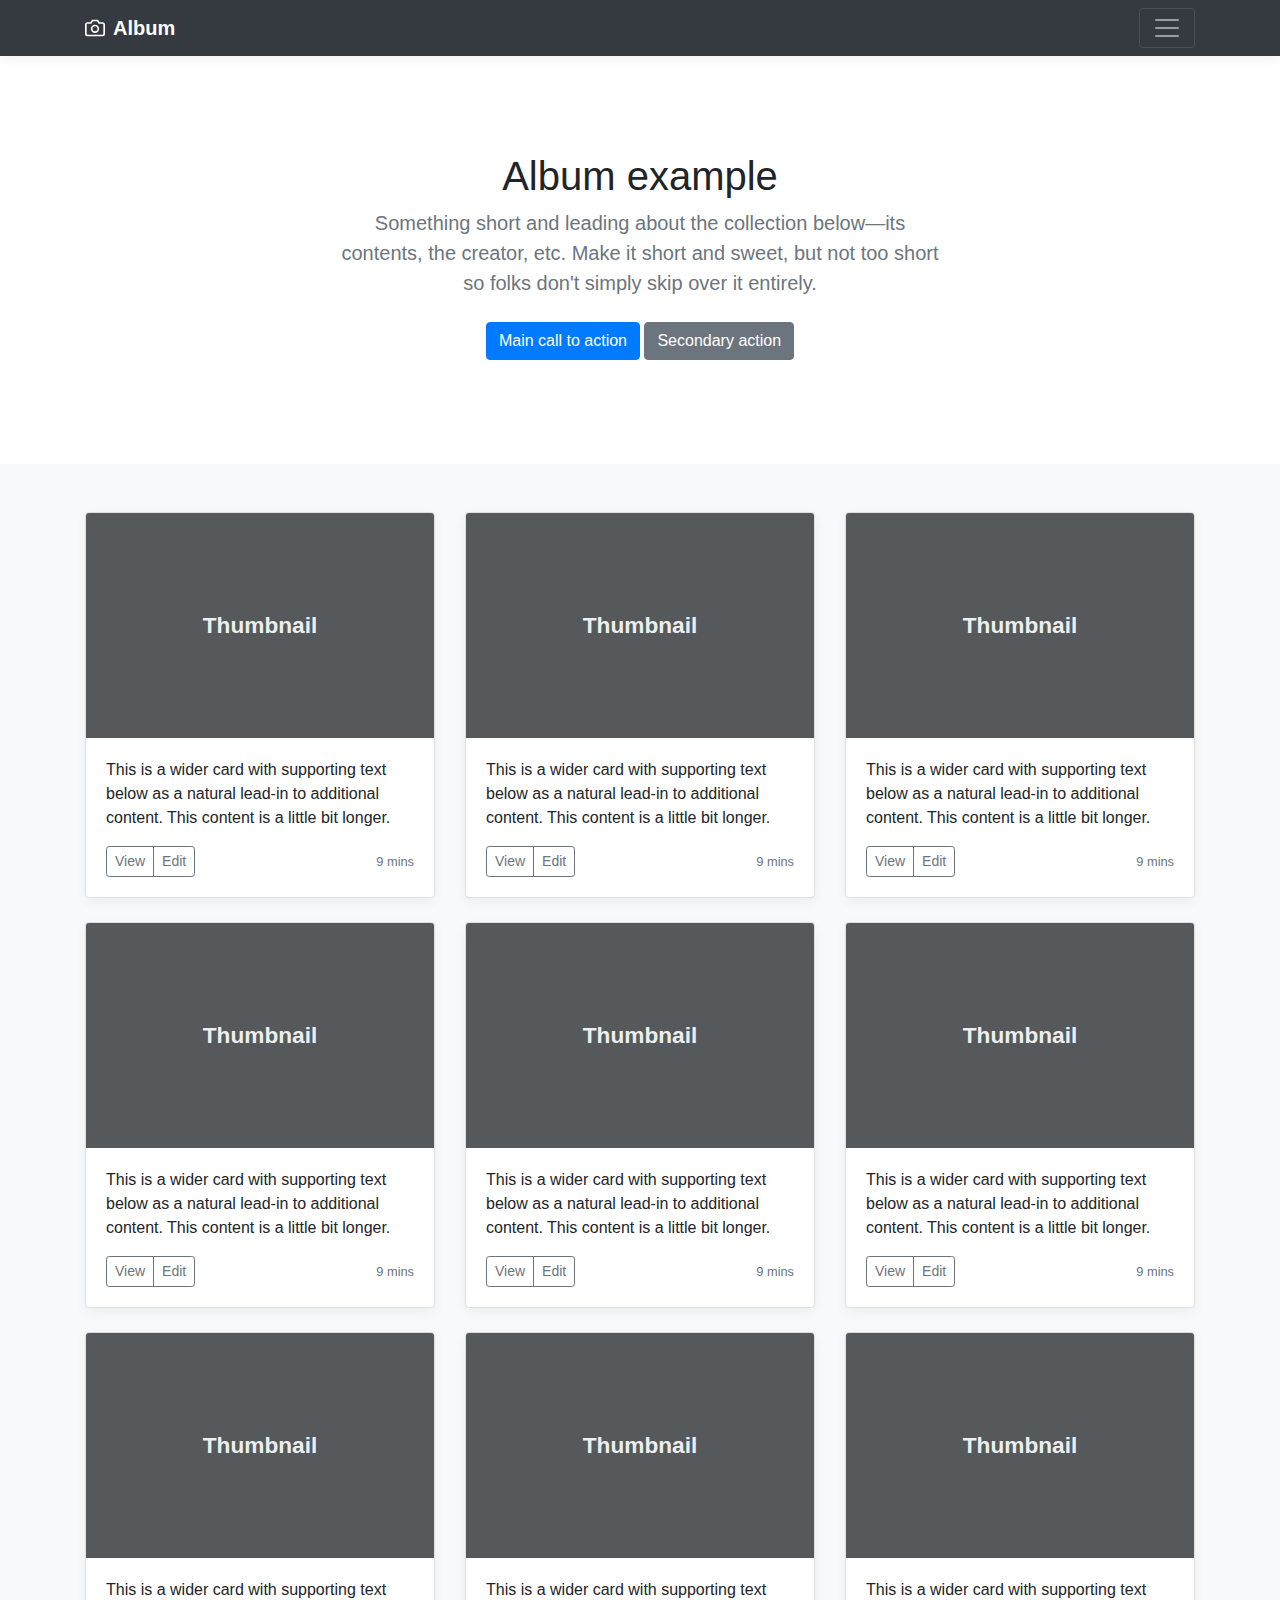
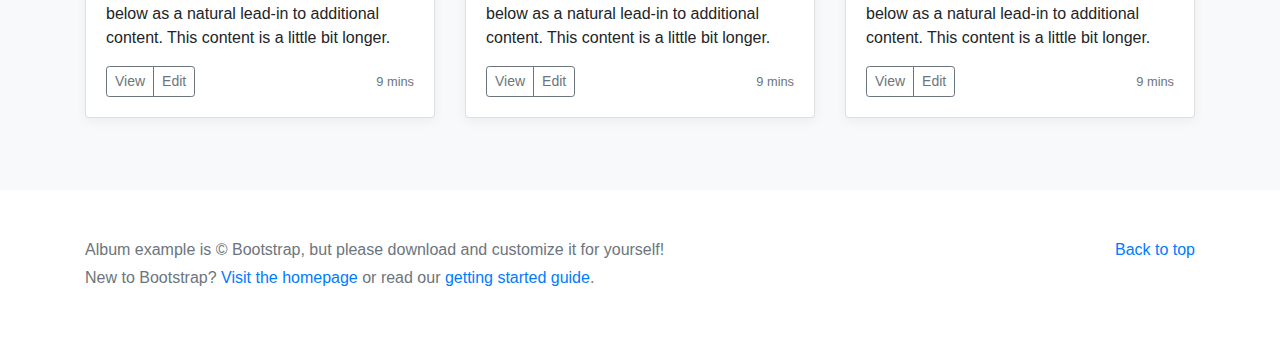
<file: assets/bootstrap-4.0.0/docs/4.0/examples/album/index.html>
<!doctype html>
<html lang="en">
  <head>
    <meta charset="utf-8">
    <meta name="viewport" content="width=device-width, initial-scale=1, shrink-to-fit=no">
    <meta name="description" content="">
    <meta name="author" content="">
    <link rel="icon" href="../../../../favicon.ico">

    <title>Album example for Bootstrap</title>

    <!-- Bootstrap core CSS -->
    <link href="../../../../dist/css/bootstrap.min.css" rel="stylesheet">

    <!-- Custom styles for this template -->
    <link href="album.css" rel="stylesheet">
  </head>

  <body>

    <header>
      <div class="collapse bg-dark" id="navbarHeader">
        <div class="container">
          <div class="row">
            <div class="col-sm-8 col-md-7 py-4">
              <h4 class="text-white">About</h4>
              <p class="text-muted">Add some information about the album below, the author, or any other background context. Make it a few sentences long so folks can pick up some informative tidbits. Then, link them off to some social networking sites or contact information.</p>
            </div>
            <div class="col-sm-4 offset-md-1 py-4">
              <h4 class="text-white">Contact</h4>
              <ul class="list-unstyled">
                <li><a href="#" class="text-white">Follow on Twitter</a></li>
                <li><a href="#" class="text-white">Like on Facebook</a></li>
                <li><a href="#" class="text-white">Email me</a></li>
              </ul>
            </div>
          </div>
        </div>
      </div>
      <div class="navbar navbar-dark bg-dark box-shadow">
        <div class="container d-flex justify-content-between">
          <a href="#" class="navbar-brand d-flex align-items-center">
            <svg xmlns="http://www.w3.org/2000/svg" width="20" height="20" viewBox="0 0 24 24" fill="none" stroke="currentColor" stroke-width="2" stroke-linecap="round" stroke-linejoin="round" class="mr-2"><path d="M23 19a2 2 0 0 1-2 2H3a2 2 0 0 1-2-2V8a2 2 0 0 1 2-2h4l2-3h6l2 3h4a2 2 0 0 1 2 2z"></path><circle cx="12" cy="13" r="4"></circle></svg>
            <strong>Album</strong>
          </a>
          <button class="navbar-toggler" type="button" data-toggle="collapse" data-target="#navbarHeader" aria-controls="navbarHeader" aria-expanded="false" aria-label="Toggle navigation">
            <span class="navbar-toggler-icon"></span>
          </button>
        </div>
      </div>
    </header>

    <main role="main">

      <section class="jumbotron text-center">
        <div class="container">
          <h1 class="jumbotron-heading">Album example</h1>
          <p class="lead text-muted">Something short and leading about the collection below—its contents, the creator, etc. Make it short and sweet, but not too short so folks don't simply skip over it entirely.</p>
          <p>
            <a href="#" class="btn btn-primary my-2">Main call to action</a>
            <a href="#" class="btn btn-secondary my-2">Secondary action</a>
          </p>
        </div>
      </section>

      <div class="album py-5 bg-light">
        <div class="container">

          <div class="row">
            <div class="col-md-4">
              <div class="card mb-4 box-shadow">
                <img class="card-img-top" data-src="holder.js/100px225?theme=thumb&bg=55595c&fg=eceeef&text=Thumbnail" alt="Card image cap">
                <div class="card-body">
                  <p class="card-text">This is a wider card with supporting text below as a natural lead-in to additional content. This content is a little bit longer.</p>
                  <div class="d-flex justify-content-between align-items-center">
                    <div class="btn-group">
                      <button type="button" class="btn btn-sm btn-outline-secondary">View</button>
                      <button type="button" class="btn btn-sm btn-outline-secondary">Edit</button>
                    </div>
                    <small class="text-muted">9 mins</small>
                  </div>
                </div>
              </div>
            </div>
            <div class="col-md-4">
              <div class="card mb-4 box-shadow">
                <img class="card-img-top" data-src="holder.js/100px225?theme=thumb&bg=55595c&fg=eceeef&text=Thumbnail" alt="Card image cap">
                <div class="card-body">
                  <p class="card-text">This is a wider card with supporting text below as a natural lead-in to additional content. This content is a little bit longer.</p>
                  <div class="d-flex justify-content-between align-items-center">
                    <div class="btn-group">
                      <button type="button" class="btn btn-sm btn-outline-secondary">View</button>
                      <button type="button" class="btn btn-sm btn-outline-secondary">Edit</button>
                    </div>
                    <small class="text-muted">9 mins</small>
                  </div>
                </div>
              </div>
            </div>
            <div class="col-md-4">
              <div class="card mb-4 box-shadow">
                <img class="card-img-top" data-src="holder.js/100px225?theme=thumb&bg=55595c&fg=eceeef&text=Thumbnail" alt="Card image cap">
                <div class="card-body">
                  <p class="card-text">This is a wider card with supporting text below as a natural lead-in to additional content. This content is a little bit longer.</p>
                  <div class="d-flex justify-content-between align-items-center">
                    <div class="btn-group">
                      <button type="button" class="btn btn-sm btn-outline-secondary">View</button>
                      <button type="button" class="btn btn-sm btn-outline-secondary">Edit</button>
                    </div>
                    <small class="text-muted">9 mins</small>
                  </div>
                </div>
              </div>
            </div>

            <div class="col-md-4">
              <div class="card mb-4 box-shadow">
                <img class="card-img-top" data-src="holder.js/100px225?theme=thumb&bg=55595c&fg=eceeef&text=Thumbnail" alt="Card image cap">
                <div class="card-body">
                  <p class="card-text">This is a wider card with supporting text below as a natural lead-in to additional content. This content is a little bit longer.</p>
                  <div class="d-flex justify-content-between align-items-center">
                    <div class="btn-group">
                      <button type="button" class="btn btn-sm btn-outline-secondary">View</button>
                      <button type="button" class="btn btn-sm btn-outline-secondary">Edit</button>
                    </div>
                    <small class="text-muted">9 mins</small>
                  </div>
                </div>
              </div>
            </div>
            <div class="col-md-4">
              <div class="card mb-4 box-shadow">
                <img class="card-img-top" data-src="holder.js/100px225?theme=thumb&bg=55595c&fg=eceeef&text=Thumbnail" alt="Card image cap">
                <div class="card-body">
                  <p class="card-text">This is a wider card with supporting text below as a natural lead-in to additional content. This content is a little bit longer.</p>
                  <div class="d-flex justify-content-between align-items-center">
                    <div class="btn-group">
                      <button type="button" class="btn btn-sm btn-outline-secondary">View</button>
                      <button type="button" class="btn btn-sm btn-outline-secondary">Edit</button>
                    </div>
                    <small class="text-muted">9 mins</small>
                  </div>
                </div>
              </div>
            </div>
            <div class="col-md-4">
              <div class="card mb-4 box-shadow">
                <img class="card-img-top" data-src="holder.js/100px225?theme=thumb&bg=55595c&fg=eceeef&text=Thumbnail" alt="Card image cap">
                <div class="card-body">
                  <p class="card-text">This is a wider card with supporting text below as a natural lead-in to additional content. This content is a little bit longer.</p>
                  <div class="d-flex justify-content-between align-items-center">
                    <div class="btn-group">
                      <button type="button" class="btn btn-sm btn-outline-secondary">View</button>
                      <button type="button" class="btn btn-sm btn-outline-secondary">Edit</button>
                    </div>
                    <small class="text-muted">9 mins</small>
                  </div>
                </div>
              </div>
            </div>

            <div class="col-md-4">
              <div class="card mb-4 box-shadow">
                <img class="card-img-top" data-src="holder.js/100px225?theme=thumb&bg=55595c&fg=eceeef&text=Thumbnail" alt="Card image cap">
                <div class="card-body">
                  <p class="card-text">This is a wider card with supporting text below as a natural lead-in to additional content. This content is a little bit longer.</p>
                  <div class="d-flex justify-content-between align-items-center">
                    <div class="btn-group">
                      <button type="button" class="btn btn-sm btn-outline-secondary">View</button>
                      <button type="button" class="btn btn-sm btn-outline-secondary">Edit</button>
                    </div>
                    <small class="text-muted">9 mins</small>
                  </div>
                </div>
              </div>
            </div>
            <div class="col-md-4">
              <div class="card mb-4 box-shadow">
                <img class="card-img-top" data-src="holder.js/100px225?theme=thumb&bg=55595c&fg=eceeef&text=Thumbnail" alt="Card image cap">
                <div class="card-body">
                  <p class="card-text">This is a wider card with supporting text below as a natural lead-in to additional content. This content is a little bit longer.</p>
                  <div class="d-flex justify-content-between align-items-center">
                    <div class="btn-group">
                      <button type="button" class="btn btn-sm btn-outline-secondary">View</button>
                      <button type="button" class="btn btn-sm btn-outline-secondary">Edit</button>
                    </div>
                    <small class="text-muted">9 mins</small>
                  </div>
                </div>
              </div>
            </div>
            <div class="col-md-4">
              <div class="card mb-4 box-shadow">
                <img class="card-img-top" data-src="holder.js/100px225?theme=thumb&bg=55595c&fg=eceeef&text=Thumbnail" alt="Card image cap">
                <div class="card-body">
                  <p class="card-text">This is a wider card with supporting text below as a natural lead-in to additional content. This content is a little bit longer.</p>
                  <div class="d-flex justify-content-between align-items-center">
                    <div class="btn-group">
                      <button type="button" class="btn btn-sm btn-outline-secondary">View</button>
                      <button type="button" class="btn btn-sm btn-outline-secondary">Edit</button>
                    </div>
                    <small class="text-muted">9 mins</small>
                  </div>
                </div>
              </div>
            </div>
          </div>
        </div>
      </div>

    </main>

    <footer class="text-muted">
      <div class="container">
        <p class="float-right">
          <a href="#">Back to top</a>
        </p>
        <p>Album example is &copy; Bootstrap, but please download and customize it for yourself!</p>
        <p>New to Bootstrap? <a href="../../">Visit the homepage</a> or read our <a href="../../getting-started/">getting started guide</a>.</p>
      </div>
    </footer>

    <!-- Bootstrap core JavaScript
    ================================================== -->
    <!-- Placed at the end of the document so the pages load faster -->
    <script src="https://code.jquery.com/jquery-3.2.1.slim.min.js" integrity="sha384-KJ3o2DKtIkvYIK3UENzmM7KCkRr/rE9/Qpg6aAZGJwFDMVNA/GpGFF93hXpG5KkN" crossorigin="anonymous"></script>
    <script>window.jQuery || document.write('<script src="../../../../assets/js/vendor/jquery-slim.min.js"><\/script>')</script>
    <script src="../../../../assets/js/vendor/popper.min.js"></script>
    <script src="../../../../dist/js/bootstrap.min.js"></script>
    <script src="../../../../assets/js/vendor/holder.min.js"></script>
  </body>
</html>
</file>
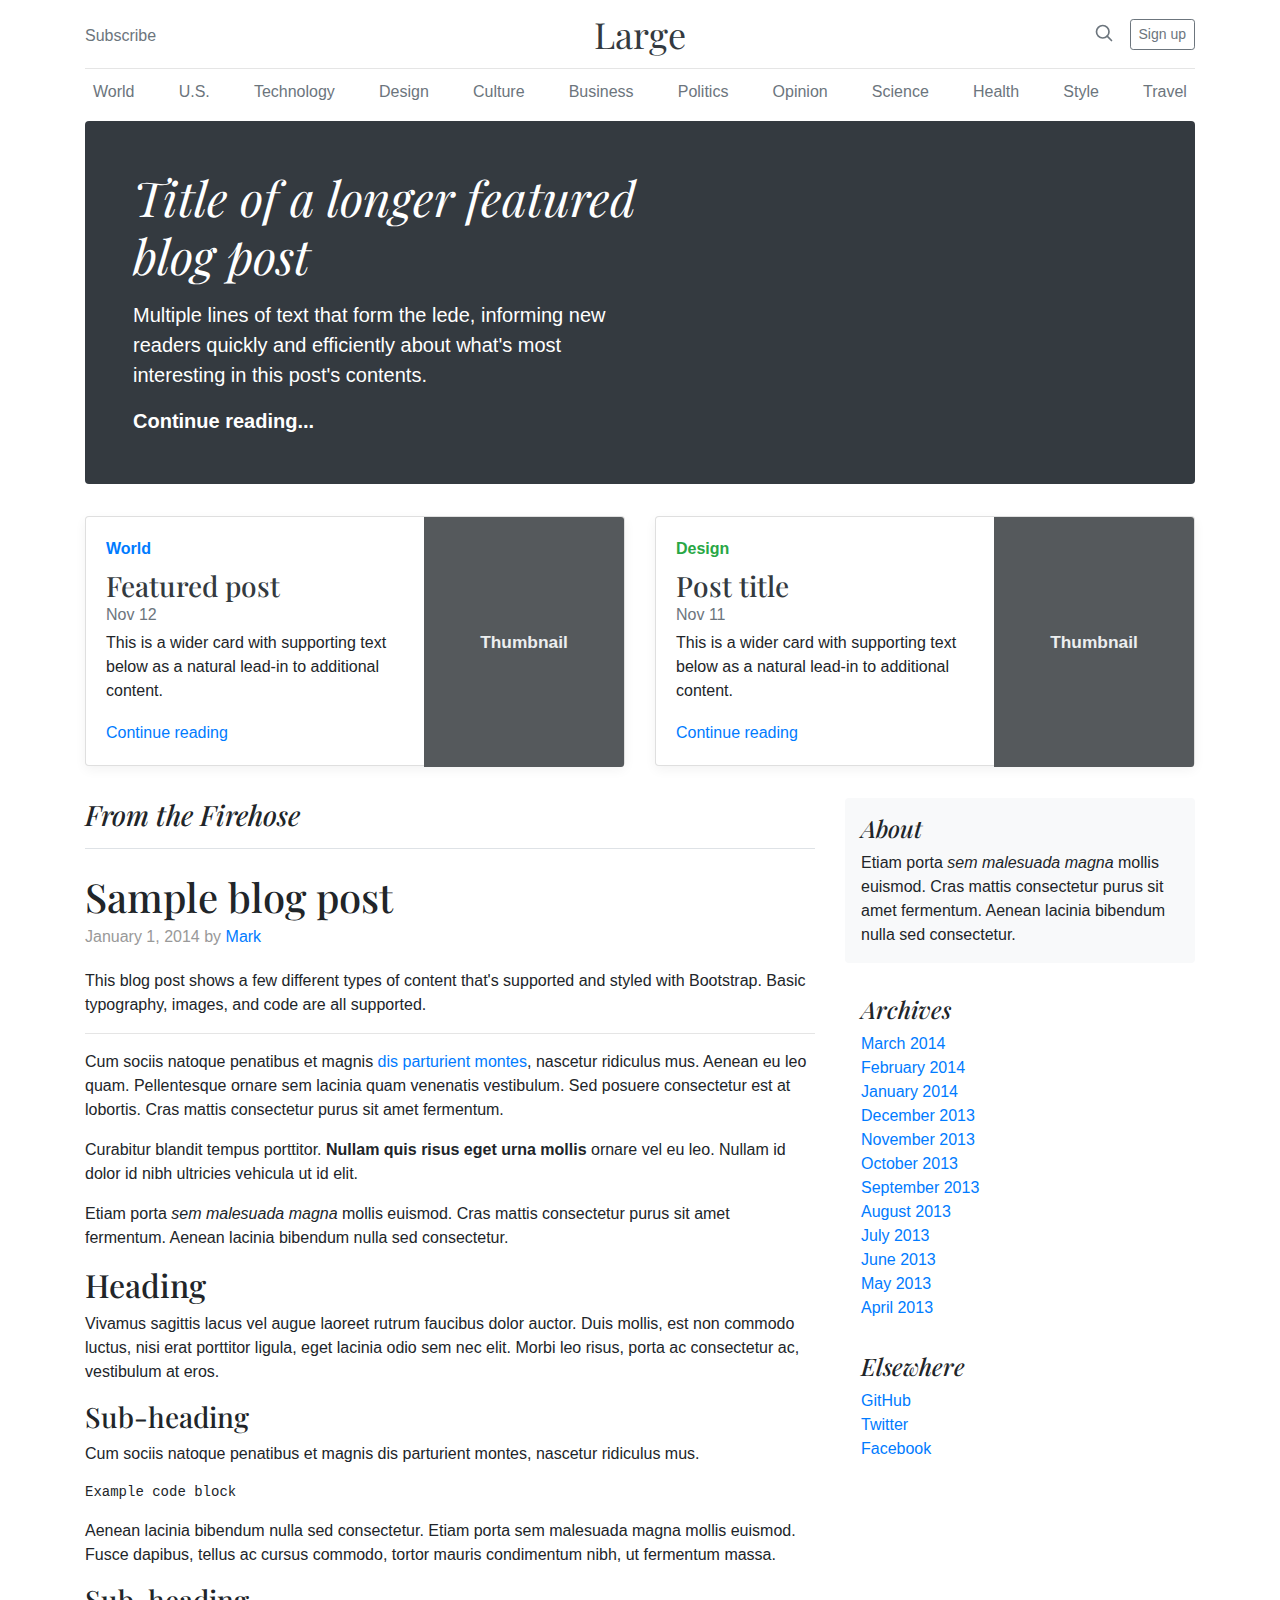
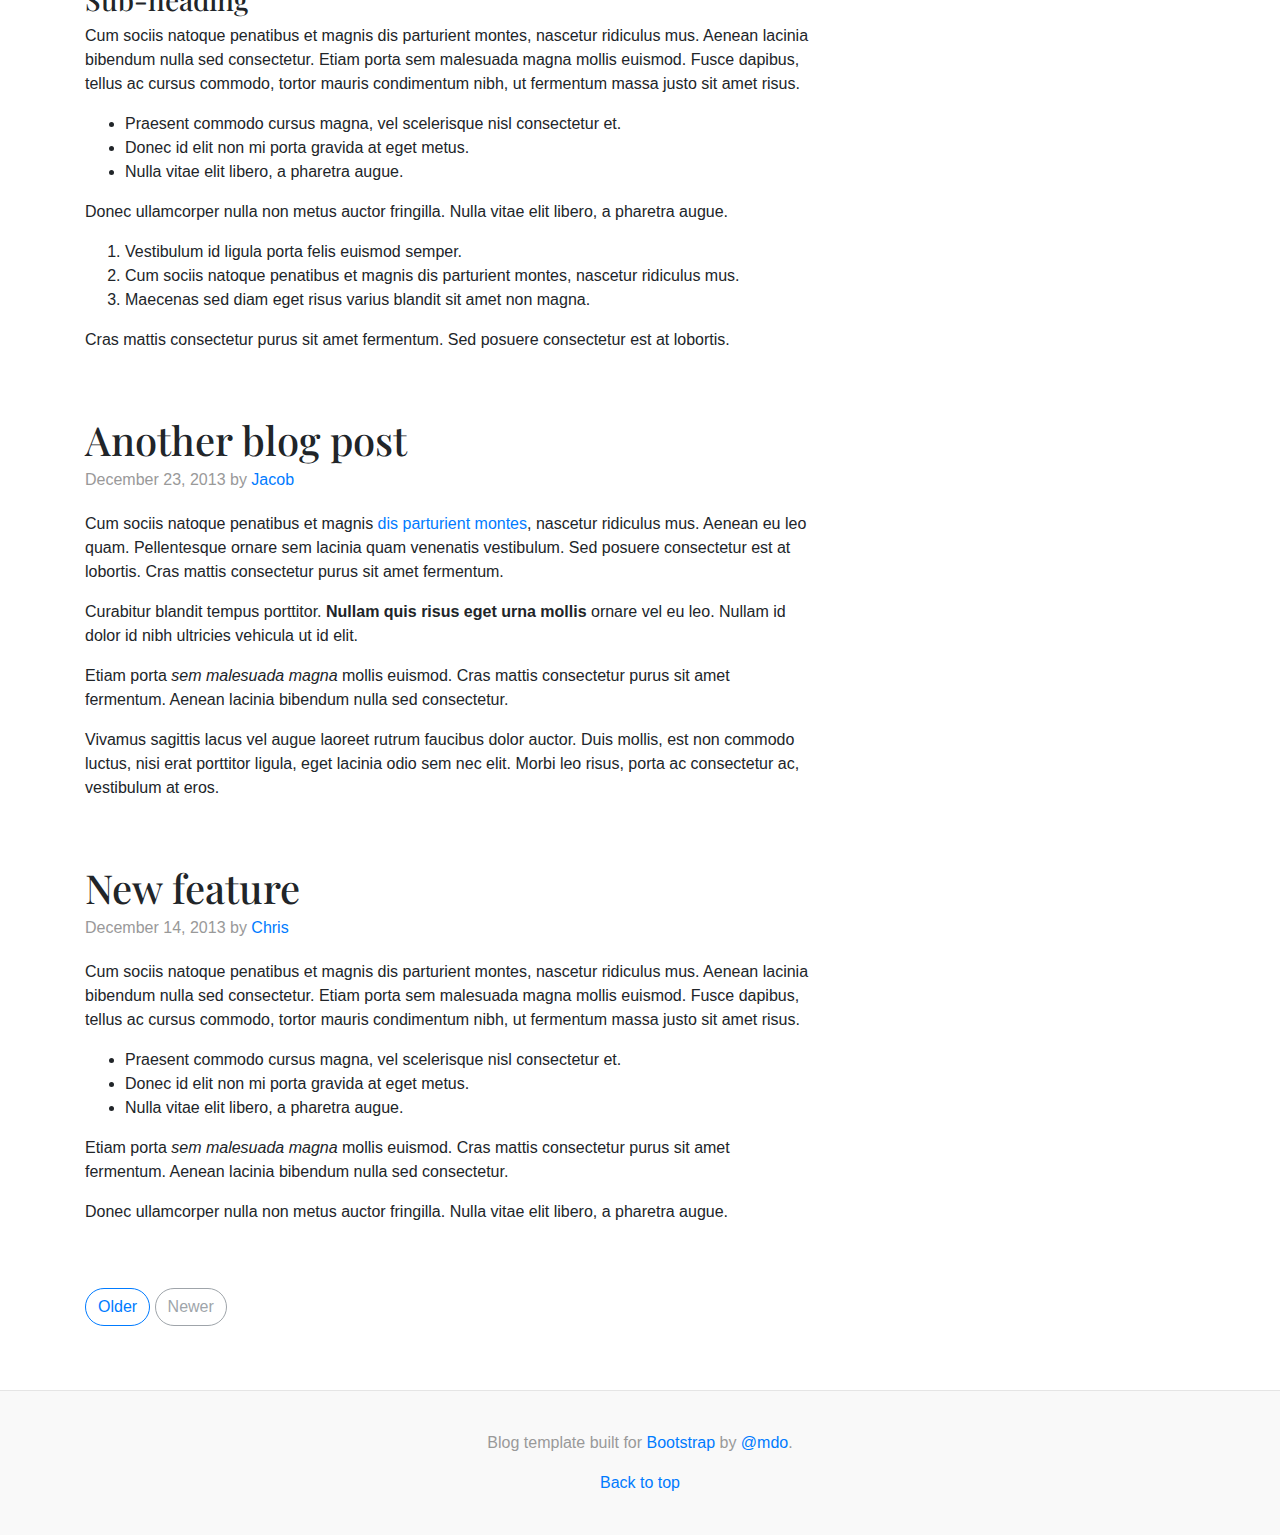
<file: assets/bootstrap-4.0.0/docs/4.0/examples/blog/index.html>
<!doctype html>
<html lang="en">
  <head>
    <meta charset="utf-8">
    <meta name="viewport" content="width=device-width, initial-scale=1, shrink-to-fit=no">
    <meta name="description" content="">
    <meta name="author" content="">
    <link rel="icon" href="../../../../favicon.ico">

    <title>Blog Template for Bootstrap</title>

    <!-- Bootstrap core CSS -->
    <link href="../../../../dist/css/bootstrap.min.css" rel="stylesheet">

    <!-- Custom styles for this template -->
    <link href="https://fonts.googleapis.com/css?family=Playfair+Display:700,900" rel="stylesheet">
    <link href="blog.css" rel="stylesheet">
  </head>

  <body>

    <div class="container">
      <header class="blog-header py-3">
        <div class="row flex-nowrap justify-content-between align-items-center">
          <div class="col-4 pt-1">
            <a class="text-muted" href="#">Subscribe</a>
          </div>
          <div class="col-4 text-center">
            <a class="blog-header-logo text-dark" href="#">Large</a>
          </div>
          <div class="col-4 d-flex justify-content-end align-items-center">
            <a class="text-muted" href="#">
              <svg xmlns="http://www.w3.org/2000/svg" width="20" height="20" viewBox="0 0 24 24" fill="none" stroke="currentColor" stroke-width="2" stroke-linecap="round" stroke-linejoin="round" class="mx-3"><circle cx="10.5" cy="10.5" r="7.5"></circle><line x1="21" y1="21" x2="15.8" y2="15.8"></line></svg>
            </a>
            <a class="btn btn-sm btn-outline-secondary" href="#">Sign up</a>
          </div>
        </div>
      </header>

      <div class="nav-scroller py-1 mb-2">
        <nav class="nav d-flex justify-content-between">
          <a class="p-2 text-muted" href="#">World</a>
          <a class="p-2 text-muted" href="#">U.S.</a>
          <a class="p-2 text-muted" href="#">Technology</a>
          <a class="p-2 text-muted" href="#">Design</a>
          <a class="p-2 text-muted" href="#">Culture</a>
          <a class="p-2 text-muted" href="#">Business</a>
          <a class="p-2 text-muted" href="#">Politics</a>
          <a class="p-2 text-muted" href="#">Opinion</a>
          <a class="p-2 text-muted" href="#">Science</a>
          <a class="p-2 text-muted" href="#">Health</a>
          <a class="p-2 text-muted" href="#">Style</a>
          <a class="p-2 text-muted" href="#">Travel</a>
        </nav>
      </div>

      <div class="jumbotron p-3 p-md-5 text-white rounded bg-dark">
        <div class="col-md-6 px-0">
          <h1 class="display-4 font-italic">Title of a longer featured blog post</h1>
          <p class="lead my-3">Multiple lines of text that form the lede, informing new readers quickly and efficiently about what's most interesting in this post's contents.</p>
          <p class="lead mb-0"><a href="#" class="text-white font-weight-bold">Continue reading...</a></p>
        </div>
      </div>

      <div class="row mb-2">
        <div class="col-md-6">
          <div class="card flex-md-row mb-4 box-shadow h-md-250">
            <div class="card-body d-flex flex-column align-items-start">
              <strong class="d-inline-block mb-2 text-primary">World</strong>
              <h3 class="mb-0">
                <a class="text-dark" href="#">Featured post</a>
              </h3>
              <div class="mb-1 text-muted">Nov 12</div>
              <p class="card-text mb-auto">This is a wider card with supporting text below as a natural lead-in to additional content.</p>
              <a href="#">Continue reading</a>
            </div>
            <img class="card-img-right flex-auto d-none d-md-block" data-src="holder.js/200x250?theme=thumb" alt="Card image cap">
          </div>
        </div>
        <div class="col-md-6">
          <div class="card flex-md-row mb-4 box-shadow h-md-250">
            <div class="card-body d-flex flex-column align-items-start">
              <strong class="d-inline-block mb-2 text-success">Design</strong>
              <h3 class="mb-0">
                <a class="text-dark" href="#">Post title</a>
              </h3>
              <div class="mb-1 text-muted">Nov 11</div>
              <p class="card-text mb-auto">This is a wider card with supporting text below as a natural lead-in to additional content.</p>
              <a href="#">Continue reading</a>
            </div>
            <img class="card-img-right flex-auto d-none d-md-block" data-src="holder.js/200x250?theme=thumb" alt="Card image cap">
          </div>
        </div>
      </div>
    </div>

    <main role="main" class="container">
      <div class="row">
        <div class="col-md-8 blog-main">
          <h3 class="pb-3 mb-4 font-italic border-bottom">
            From the Firehose
          </h3>

          <div class="blog-post">
            <h2 class="blog-post-title">Sample blog post</h2>
            <p class="blog-post-meta">January 1, 2014 by <a href="#">Mark</a></p>

            <p>This blog post shows a few different types of content that's supported and styled with Bootstrap. Basic typography, images, and code are all supported.</p>
            <hr>
            <p>Cum sociis natoque penatibus et magnis <a href="#">dis parturient montes</a>, nascetur ridiculus mus. Aenean eu leo quam. Pellentesque ornare sem lacinia quam venenatis vestibulum. Sed posuere consectetur est at lobortis. Cras mattis consectetur purus sit amet fermentum.</p>
            <blockquote>
              <p>Curabitur blandit tempus porttitor. <strong>Nullam quis risus eget urna mollis</strong> ornare vel eu leo. Nullam id dolor id nibh ultricies vehicula ut id elit.</p>
            </blockquote>
            <p>Etiam porta <em>sem malesuada magna</em> mollis euismod. Cras mattis consectetur purus sit amet fermentum. Aenean lacinia bibendum nulla sed consectetur.</p>
            <h2>Heading</h2>
            <p>Vivamus sagittis lacus vel augue laoreet rutrum faucibus dolor auctor. Duis mollis, est non commodo luctus, nisi erat porttitor ligula, eget lacinia odio sem nec elit. Morbi leo risus, porta ac consectetur ac, vestibulum at eros.</p>
            <h3>Sub-heading</h3>
            <p>Cum sociis natoque penatibus et magnis dis parturient montes, nascetur ridiculus mus.</p>
            <pre><code>Example code block</code></pre>
            <p>Aenean lacinia bibendum nulla sed consectetur. Etiam porta sem malesuada magna mollis euismod. Fusce dapibus, tellus ac cursus commodo, tortor mauris condimentum nibh, ut fermentum massa.</p>
            <h3>Sub-heading</h3>
            <p>Cum sociis natoque penatibus et magnis dis parturient montes, nascetur ridiculus mus. Aenean lacinia bibendum nulla sed consectetur. Etiam porta sem malesuada magna mollis euismod. Fusce dapibus, tellus ac cursus commodo, tortor mauris condimentum nibh, ut fermentum massa justo sit amet risus.</p>
            <ul>
              <li>Praesent commodo cursus magna, vel scelerisque nisl consectetur et.</li>
              <li>Donec id elit non mi porta gravida at eget metus.</li>
              <li>Nulla vitae elit libero, a pharetra augue.</li>
            </ul>
            <p>Donec ullamcorper nulla non metus auctor fringilla. Nulla vitae elit libero, a pharetra augue.</p>
            <ol>
              <li>Vestibulum id ligula porta felis euismod semper.</li>
              <li>Cum sociis natoque penatibus et magnis dis parturient montes, nascetur ridiculus mus.</li>
              <li>Maecenas sed diam eget risus varius blandit sit amet non magna.</li>
            </ol>
            <p>Cras mattis consectetur purus sit amet fermentum. Sed posuere consectetur est at lobortis.</p>
          </div><!-- /.blog-post -->

          <div class="blog-post">
            <h2 class="blog-post-title">Another blog post</h2>
            <p class="blog-post-meta">December 23, 2013 by <a href="#">Jacob</a></p>

            <p>Cum sociis natoque penatibus et magnis <a href="#">dis parturient montes</a>, nascetur ridiculus mus. Aenean eu leo quam. Pellentesque ornare sem lacinia quam venenatis vestibulum. Sed posuere consectetur est at lobortis. Cras mattis consectetur purus sit amet fermentum.</p>
            <blockquote>
              <p>Curabitur blandit tempus porttitor. <strong>Nullam quis risus eget urna mollis</strong> ornare vel eu leo. Nullam id dolor id nibh ultricies vehicula ut id elit.</p>
            </blockquote>
            <p>Etiam porta <em>sem malesuada magna</em> mollis euismod. Cras mattis consectetur purus sit amet fermentum. Aenean lacinia bibendum nulla sed consectetur.</p>
            <p>Vivamus sagittis lacus vel augue laoreet rutrum faucibus dolor auctor. Duis mollis, est non commodo luctus, nisi erat porttitor ligula, eget lacinia odio sem nec elit. Morbi leo risus, porta ac consectetur ac, vestibulum at eros.</p>
          </div><!-- /.blog-post -->

          <div class="blog-post">
            <h2 class="blog-post-title">New feature</h2>
            <p class="blog-post-meta">December 14, 2013 by <a href="#">Chris</a></p>

            <p>Cum sociis natoque penatibus et magnis dis parturient montes, nascetur ridiculus mus. Aenean lacinia bibendum nulla sed consectetur. Etiam porta sem malesuada magna mollis euismod. Fusce dapibus, tellus ac cursus commodo, tortor mauris condimentum nibh, ut fermentum massa justo sit amet risus.</p>
            <ul>
              <li>Praesent commodo cursus magna, vel scelerisque nisl consectetur et.</li>
              <li>Donec id elit non mi porta gravida at eget metus.</li>
              <li>Nulla vitae elit libero, a pharetra augue.</li>
            </ul>
            <p>Etiam porta <em>sem malesuada magna</em> mollis euismod. Cras mattis consectetur purus sit amet fermentum. Aenean lacinia bibendum nulla sed consectetur.</p>
            <p>Donec ullamcorper nulla non metus auctor fringilla. Nulla vitae elit libero, a pharetra augue.</p>
          </div><!-- /.blog-post -->

          <nav class="blog-pagination">
            <a class="btn btn-outline-primary" href="#">Older</a>
            <a class="btn btn-outline-secondary disabled" href="#">Newer</a>
          </nav>

        </div><!-- /.blog-main -->

        <aside class="col-md-4 blog-sidebar">
          <div class="p-3 mb-3 bg-light rounded">
            <h4 class="font-italic">About</h4>
            <p class="mb-0">Etiam porta <em>sem malesuada magna</em> mollis euismod. Cras mattis consectetur purus sit amet fermentum. Aenean lacinia bibendum nulla sed consectetur.</p>
          </div>

          <div class="p-3">
            <h4 class="font-italic">Archives</h4>
            <ol class="list-unstyled mb-0">
              <li><a href="#">March 2014</a></li>
              <li><a href="#">February 2014</a></li>
              <li><a href="#">January 2014</a></li>
              <li><a href="#">December 2013</a></li>
              <li><a href="#">November 2013</a></li>
              <li><a href="#">October 2013</a></li>
              <li><a href="#">September 2013</a></li>
              <li><a href="#">August 2013</a></li>
              <li><a href="#">July 2013</a></li>
              <li><a href="#">June 2013</a></li>
              <li><a href="#">May 2013</a></li>
              <li><a href="#">April 2013</a></li>
            </ol>
          </div>

          <div class="p-3">
            <h4 class="font-italic">Elsewhere</h4>
            <ol class="list-unstyled">
              <li><a href="#">GitHub</a></li>
              <li><a href="#">Twitter</a></li>
              <li><a href="#">Facebook</a></li>
            </ol>
          </div>
        </aside><!-- /.blog-sidebar -->

      </div><!-- /.row -->

    </main><!-- /.container -->

    <footer class="blog-footer">
      <p>Blog template built for <a href="https://getbootstrap.com/">Bootstrap</a> by <a href="https://twitter.com/mdo">@mdo</a>.</p>
      <p>
        <a href="#">Back to top</a>
      </p>
    </footer>

    <!-- Bootstrap core JavaScript
    ================================================== -->
    <!-- Placed at the end of the document so the pages load faster -->
    <script src="https://code.jquery.com/jquery-3.2.1.slim.min.js" integrity="sha384-KJ3o2DKtIkvYIK3UENzmM7KCkRr/rE9/Qpg6aAZGJwFDMVNA/GpGFF93hXpG5KkN" crossorigin="anonymous"></script>
    <script>window.jQuery || document.write('<script src="../../../../assets/js/vendor/jquery-slim.min.js"><\/script>')</script>
    <script src="../../../../assets/js/vendor/popper.min.js"></script>
    <script src="../../../../dist/js/bootstrap.min.js"></script>
    <script src="../../../../assets/js/vendor/holder.min.js"></script>
    <script>
      Holder.addTheme('thumb', {
        bg: '#55595c',
        fg: '#eceeef',
        text: 'Thumbnail'
      });
    </script>
  </body>
</html>
</file>
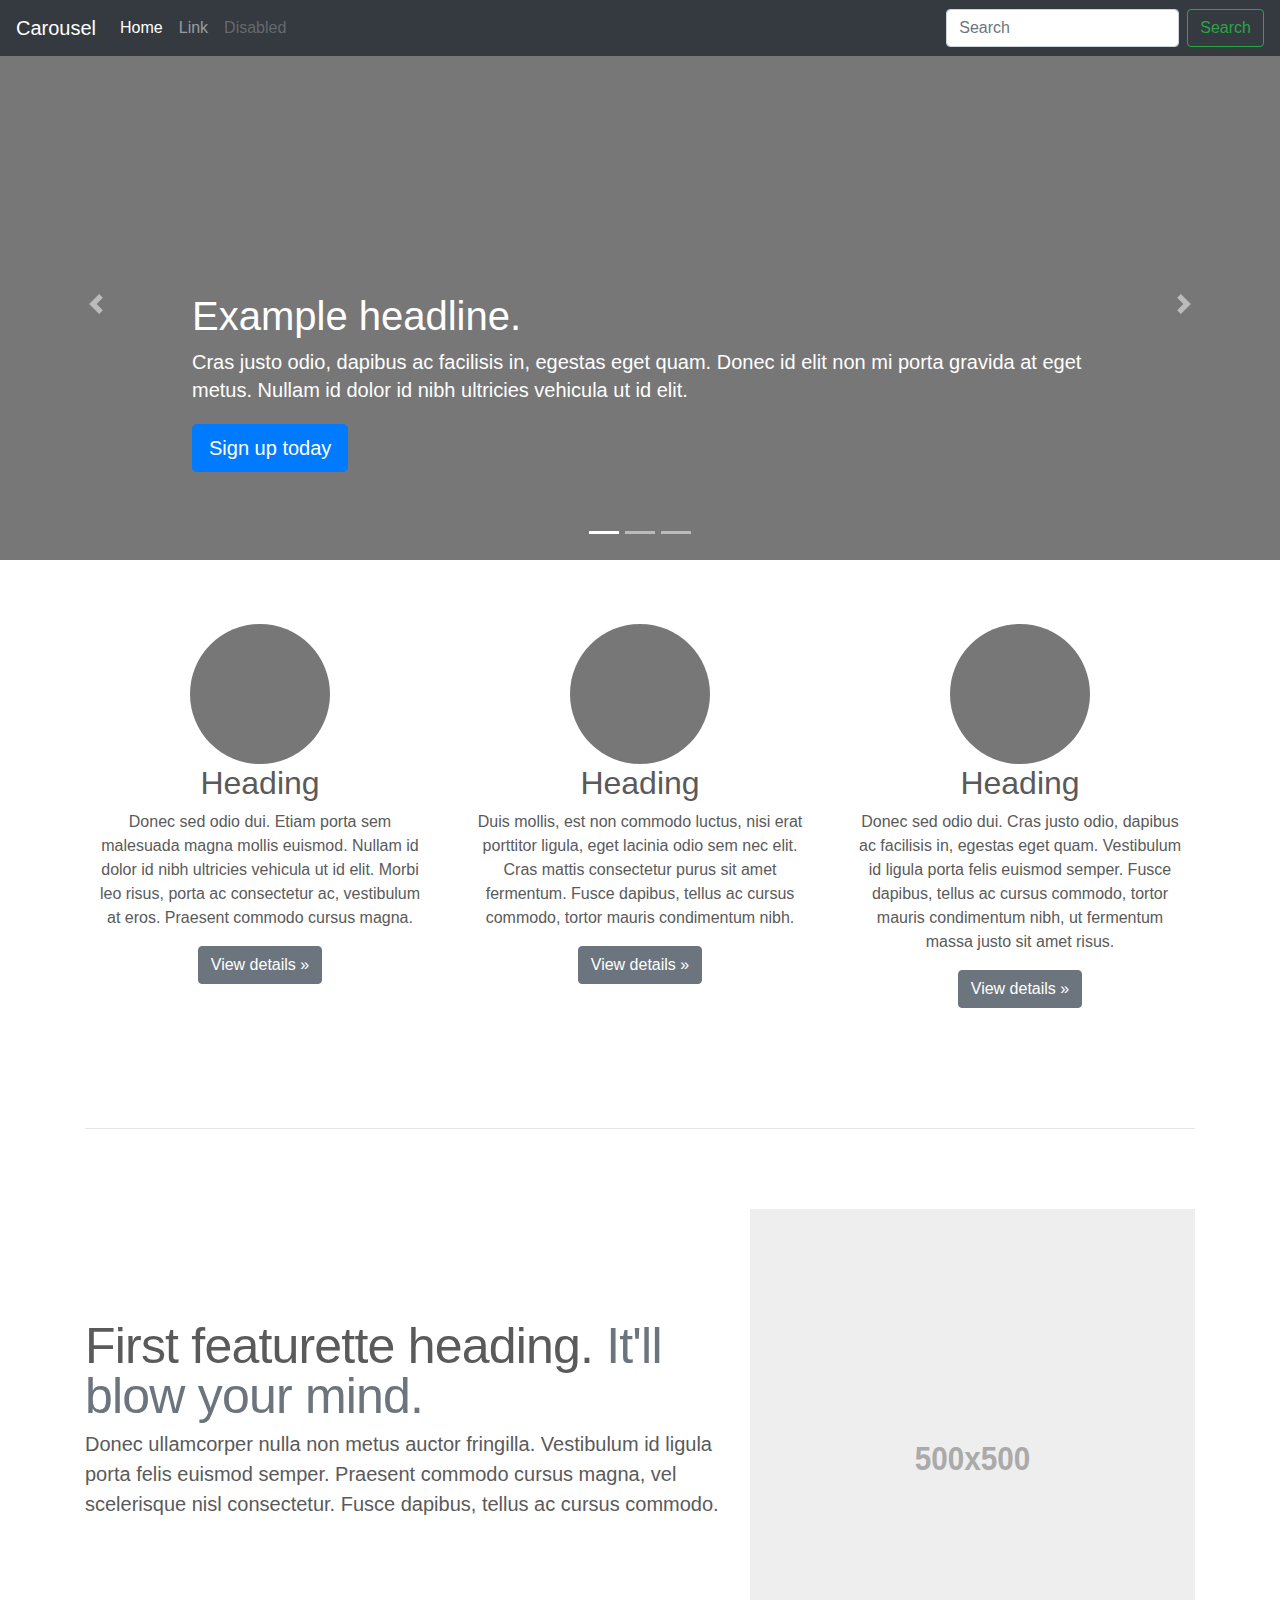
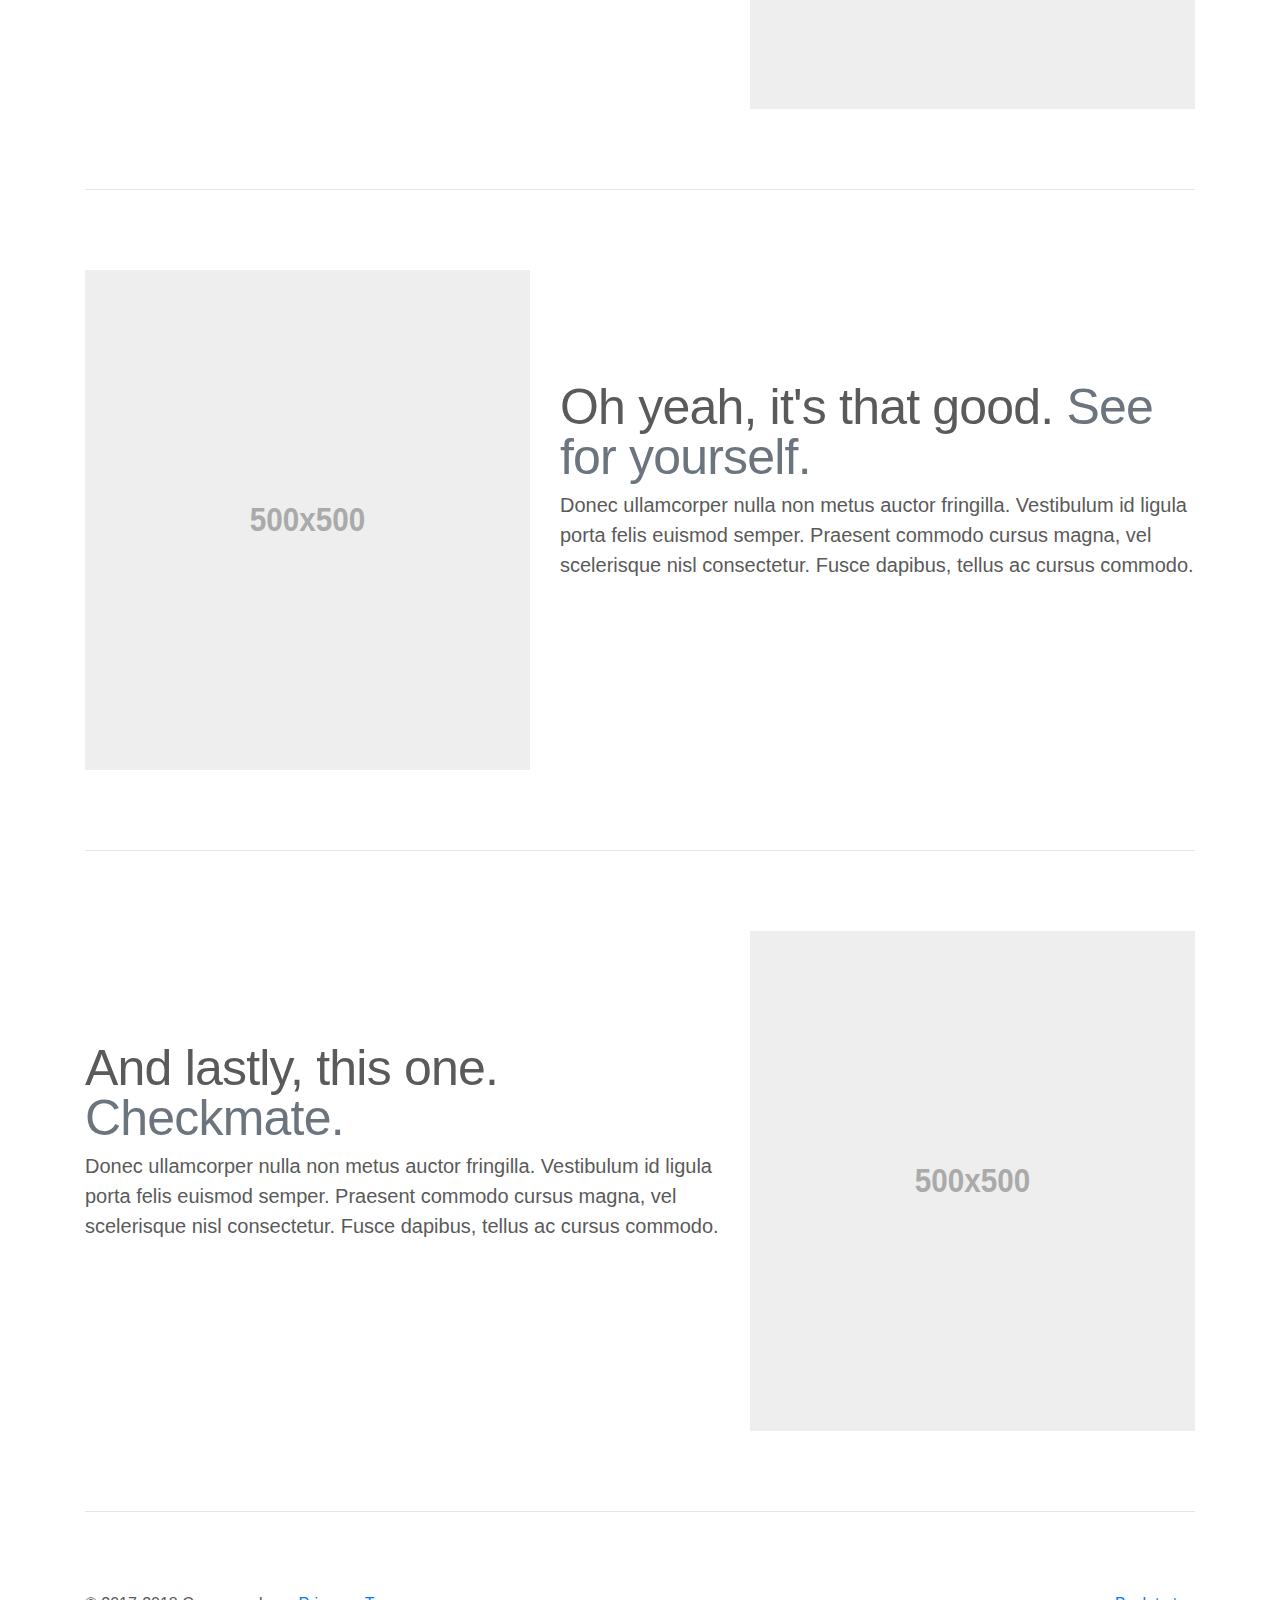
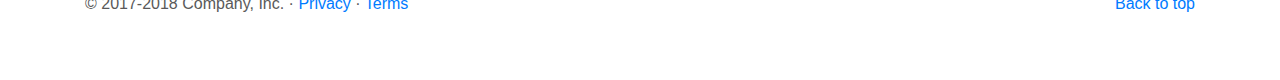
<file: assets/bootstrap-4.0.0/docs/4.0/examples/carousel/index.html>
<!doctype html>
<html lang="en">
  <head>
    <meta charset="utf-8">
    <meta name="viewport" content="width=device-width, initial-scale=1, shrink-to-fit=no">
    <meta name="description" content="">
    <meta name="author" content="">
    <link rel="icon" href="../../../../favicon.ico">

    <title>Carousel Template for Bootstrap</title>

    <!-- Bootstrap core CSS -->
    <link href="../../../../dist/css/bootstrap.min.css" rel="stylesheet">

    <!-- Custom styles for this template -->
    <link href="carousel.css" rel="stylesheet">
  </head>
  <body>

    <header>
      <nav class="navbar navbar-expand-md navbar-dark fixed-top bg-dark">
        <a class="navbar-brand" href="#">Carousel</a>
        <button class="navbar-toggler" type="button" data-toggle="collapse" data-target="#navbarCollapse" aria-controls="navbarCollapse" aria-expanded="false" aria-label="Toggle navigation">
          <span class="navbar-toggler-icon"></span>
        </button>
        <div class="collapse navbar-collapse" id="navbarCollapse">
          <ul class="navbar-nav mr-auto">
            <li class="nav-item active">
              <a class="nav-link" href="#">Home <span class="sr-only">(current)</span></a>
            </li>
            <li class="nav-item">
              <a class="nav-link" href="#">Link</a>
            </li>
            <li class="nav-item">
              <a class="nav-link disabled" href="#">Disabled</a>
            </li>
          </ul>
          <form class="form-inline mt-2 mt-md-0">
            <input class="form-control mr-sm-2" type="text" placeholder="Search" aria-label="Search">
            <button class="btn btn-outline-success my-2 my-sm-0" type="submit">Search</button>
          </form>
        </div>
      </nav>
    </header>

    <main role="main">

      <div id="myCarousel" class="carousel slide" data-ride="carousel">
        <ol class="carousel-indicators">
          <li data-target="#myCarousel" data-slide-to="0" class="active"></li>
          <li data-target="#myCarousel" data-slide-to="1"></li>
          <li data-target="#myCarousel" data-slide-to="2"></li>
        </ol>
        <div class="carousel-inner">
          <div class="carousel-item active">
            <img class="first-slide" src="[data-uri]" alt="First slide">
            <div class="container">
              <div class="carousel-caption text-left">
                <h1>Example headline.</h1>
                <p>Cras justo odio, dapibus ac facilisis in, egestas eget quam. Donec id elit non mi porta gravida at eget metus. Nullam id dolor id nibh ultricies vehicula ut id elit.</p>
                <p><a class="btn btn-lg btn-primary" href="#" role="button">Sign up today</a></p>
              </div>
            </div>
          </div>
          <div class="carousel-item">
            <img class="second-slide" src="[data-uri]" alt="Second slide">
            <div class="container">
              <div class="carousel-caption">
                <h1>Another example headline.</h1>
                <p>Cras justo odio, dapibus ac facilisis in, egestas eget quam. Donec id elit non mi porta gravida at eget metus. Nullam id dolor id nibh ultricies vehicula ut id elit.</p>
                <p><a class="btn btn-lg btn-primary" href="#" role="button">Learn more</a></p>
              </div>
            </div>
          </div>
          <div class="carousel-item">
            <img class="third-slide" src="[data-uri]" alt="Third slide">
            <div class="container">
              <div class="carousel-caption text-right">
                <h1>One more for good measure.</h1>
                <p>Cras justo odio, dapibus ac facilisis in, egestas eget quam. Donec id elit non mi porta gravida at eget metus. Nullam id dolor id nibh ultricies vehicula ut id elit.</p>
                <p><a class="btn btn-lg btn-primary" href="#" role="button">Browse gallery</a></p>
              </div>
            </div>
          </div>
        </div>
        <a class="carousel-control-prev" href="#myCarousel" role="button" data-slide="prev">
          <span class="carousel-control-prev-icon" aria-hidden="true"></span>
          <span class="sr-only">Previous</span>
        </a>
        <a class="carousel-control-next" href="#myCarousel" role="button" data-slide="next">
          <span class="carousel-control-next-icon" aria-hidden="true"></span>
          <span class="sr-only">Next</span>
        </a>
      </div>


      <!-- Marketing messaging and featurettes
      ================================================== -->
      <!-- Wrap the rest of the page in another container to center all the content. -->

      <div class="container marketing">

        <!-- Three columns of text below the carousel -->
        <div class="row">
          <div class="col-lg-4">
            <img class="rounded-circle" src="[data-uri]" alt="Generic placeholder image" width="140" height="140">
            <h2>Heading</h2>
            <p>Donec sed odio dui. Etiam porta sem malesuada magna mollis euismod. Nullam id dolor id nibh ultricies vehicula ut id elit. Morbi leo risus, porta ac consectetur ac, vestibulum at eros. Praesent commodo cursus magna.</p>
            <p><a class="btn btn-secondary" href="#" role="button">View details &raquo;</a></p>
          </div><!-- /.col-lg-4 -->
          <div class="col-lg-4">
            <img class="rounded-circle" src="[data-uri]" alt="Generic placeholder image" width="140" height="140">
            <h2>Heading</h2>
            <p>Duis mollis, est non commodo luctus, nisi erat porttitor ligula, eget lacinia odio sem nec elit. Cras mattis consectetur purus sit amet fermentum. Fusce dapibus, tellus ac cursus commodo, tortor mauris condimentum nibh.</p>
            <p><a class="btn btn-secondary" href="#" role="button">View details &raquo;</a></p>
          </div><!-- /.col-lg-4 -->
          <div class="col-lg-4">
            <img class="rounded-circle" src="[data-uri]" alt="Generic placeholder image" width="140" height="140">
            <h2>Heading</h2>
            <p>Donec sed odio dui. Cras justo odio, dapibus ac facilisis in, egestas eget quam. Vestibulum id ligula porta felis euismod semper. Fusce dapibus, tellus ac cursus commodo, tortor mauris condimentum nibh, ut fermentum massa justo sit amet risus.</p>
            <p><a class="btn btn-secondary" href="#" role="button">View details &raquo;</a></p>
          </div><!-- /.col-lg-4 -->
        </div><!-- /.row -->


        <!-- START THE FEATURETTES -->

        <hr class="featurette-divider">

        <div class="row featurette">
          <div class="col-md-7">
            <h2 class="featurette-heading">First featurette heading. <span class="text-muted">It'll blow your mind.</span></h2>
            <p class="lead">Donec ullamcorper nulla non metus auctor fringilla. Vestibulum id ligula porta felis euismod semper. Praesent commodo cursus magna, vel scelerisque nisl consectetur. Fusce dapibus, tellus ac cursus commodo.</p>
          </div>
          <div class="col-md-5">
            <img class="featurette-image img-fluid mx-auto" data-src="holder.js/500x500/auto" alt="Generic placeholder image">
          </div>
        </div>

        <hr class="featurette-divider">

        <div class="row featurette">
          <div class="col-md-7 order-md-2">
            <h2 class="featurette-heading">Oh yeah, it's that good. <span class="text-muted">See for yourself.</span></h2>
            <p class="lead">Donec ullamcorper nulla non metus auctor fringilla. Vestibulum id ligula porta felis euismod semper. Praesent commodo cursus magna, vel scelerisque nisl consectetur. Fusce dapibus, tellus ac cursus commodo.</p>
          </div>
          <div class="col-md-5 order-md-1">
            <img class="featurette-image img-fluid mx-auto" data-src="holder.js/500x500/auto" alt="Generic placeholder image">
          </div>
        </div>

        <hr class="featurette-divider">

        <div class="row featurette">
          <div class="col-md-7">
            <h2 class="featurette-heading">And lastly, this one. <span class="text-muted">Checkmate.</span></h2>
            <p class="lead">Donec ullamcorper nulla non metus auctor fringilla. Vestibulum id ligula porta felis euismod semper. Praesent commodo cursus magna, vel scelerisque nisl consectetur. Fusce dapibus, tellus ac cursus commodo.</p>
          </div>
          <div class="col-md-5">
            <img class="featurette-image img-fluid mx-auto" data-src="holder.js/500x500/auto" alt="Generic placeholder image">
          </div>
        </div>

        <hr class="featurette-divider">

        <!-- /END THE FEATURETTES -->

      </div><!-- /.container -->


      <!-- FOOTER -->
      <footer class="container">
        <p class="float-right"><a href="#">Back to top</a></p>
        <p>&copy; 2017-2018 Company, Inc. &middot; <a href="#">Privacy</a> &middot; <a href="#">Terms</a></p>
      </footer>
    </main>

    <!-- Bootstrap core JavaScript
    ================================================== -->
    <!-- Placed at the end of the document so the pages load faster -->
    <script src="https://code.jquery.com/jquery-3.2.1.slim.min.js" integrity="sha384-KJ3o2DKtIkvYIK3UENzmM7KCkRr/rE9/Qpg6aAZGJwFDMVNA/GpGFF93hXpG5KkN" crossorigin="anonymous"></script>
    <script>window.jQuery || document.write('<script src="../../../../assets/js/vendor/jquery-slim.min.js"><\/script>')</script>
    <script src="../../../../assets/js/vendor/popper.min.js"></script>
    <script src="../../../../dist/js/bootstrap.min.js"></script>
    <!-- Just to make our placeholder images work. Don't actually copy the next line! -->
    <script src="../../../../assets/js/vendor/holder.min.js"></script>
  </body>
</html>
</file>
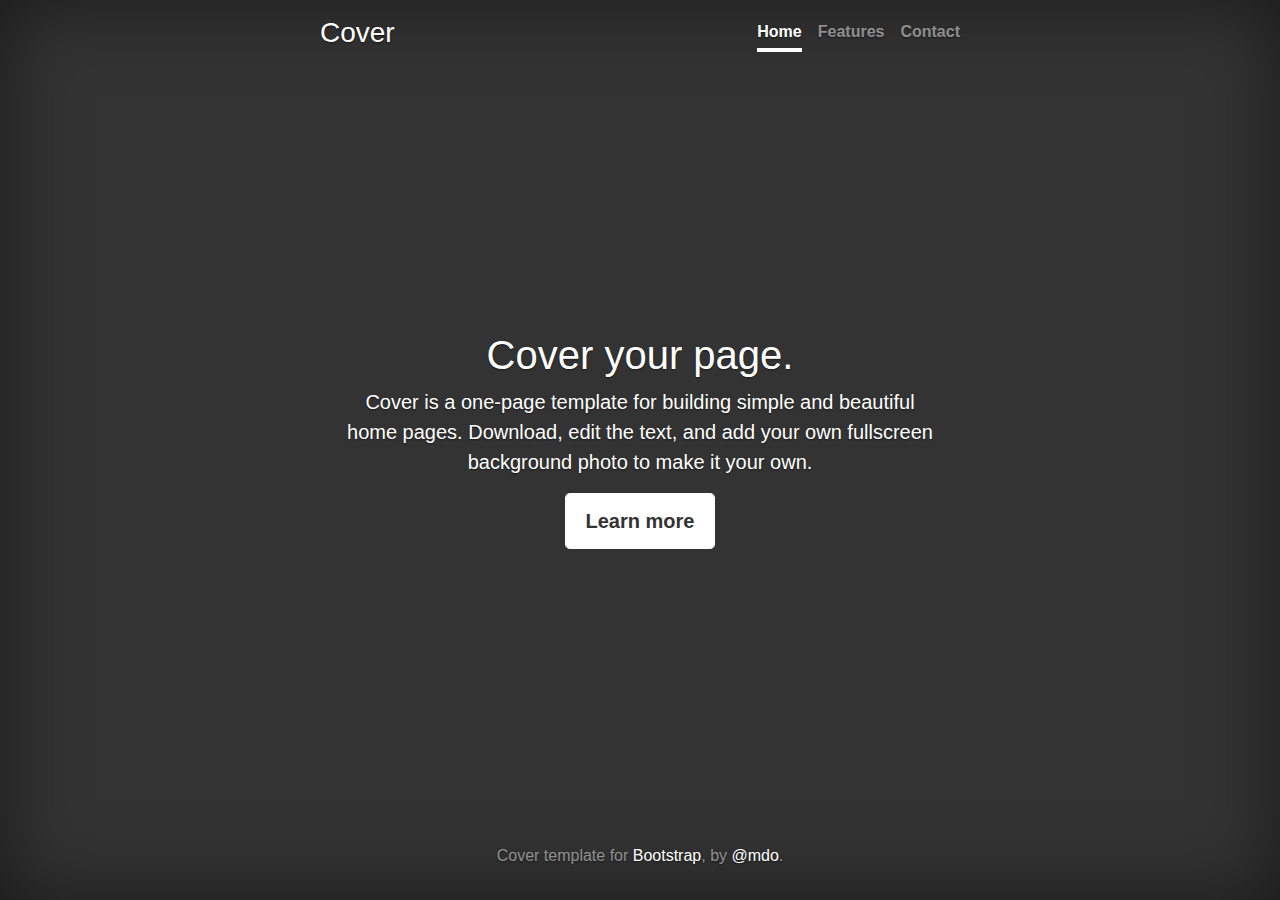
<file: assets/bootstrap-4.0.0/docs/4.0/examples/cover/index.html>
<!doctype html>
<html lang="en">
  <head>
    <meta charset="utf-8">
    <meta name="viewport" content="width=device-width, initial-scale=1, shrink-to-fit=no">
    <meta name="description" content="">
    <meta name="author" content="">
    <link rel="icon" href="../../../../favicon.ico">

    <title>Cover Template for Bootstrap</title>

    <!-- Bootstrap core CSS -->
    <link href="../../../../dist/css/bootstrap.min.css" rel="stylesheet">

    <!-- Custom styles for this template -->
    <link href="cover.css" rel="stylesheet">
  </head>

  <body class="text-center">

    <div class="cover-container d-flex h-100 p-3 mx-auto flex-column">
      <header class="masthead mb-auto">
        <div class="inner">
          <h3 class="masthead-brand">Cover</h3>
          <nav class="nav nav-masthead justify-content-center">
            <a class="nav-link active" href="#">Home</a>
            <a class="nav-link" href="#">Features</a>
            <a class="nav-link" href="#">Contact</a>
          </nav>
        </div>
      </header>

      <main role="main" class="inner cover">
        <h1 class="cover-heading">Cover your page.</h1>
        <p class="lead">Cover is a one-page template for building simple and beautiful home pages. Download, edit the text, and add your own fullscreen background photo to make it your own.</p>
        <p class="lead">
          <a href="#" class="btn btn-lg btn-secondary">Learn more</a>
        </p>
      </main>

      <footer class="mastfoot mt-auto">
        <div class="inner">
          <p>Cover template for <a href="https://getbootstrap.com/">Bootstrap</a>, by <a href="https://twitter.com/mdo">@mdo</a>.</p>
        </div>
      </footer>
    </div>


    <!-- Bootstrap core JavaScript
    ================================================== -->
    <!-- Placed at the end of the document so the pages load faster -->
    <script src="https://code.jquery.com/jquery-3.2.1.slim.min.js" integrity="sha384-KJ3o2DKtIkvYIK3UENzmM7KCkRr/rE9/Qpg6aAZGJwFDMVNA/GpGFF93hXpG5KkN" crossorigin="anonymous"></script>
    <script>window.jQuery || document.write('<script src="../../../../assets/js/vendor/jquery-slim.min.js"><\/script>')</script>
    <script src="../../../../assets/js/vendor/popper.min.js"></script>
    <script src="../../../../dist/js/bootstrap.min.js"></script>
  </body>
</html>
</file>
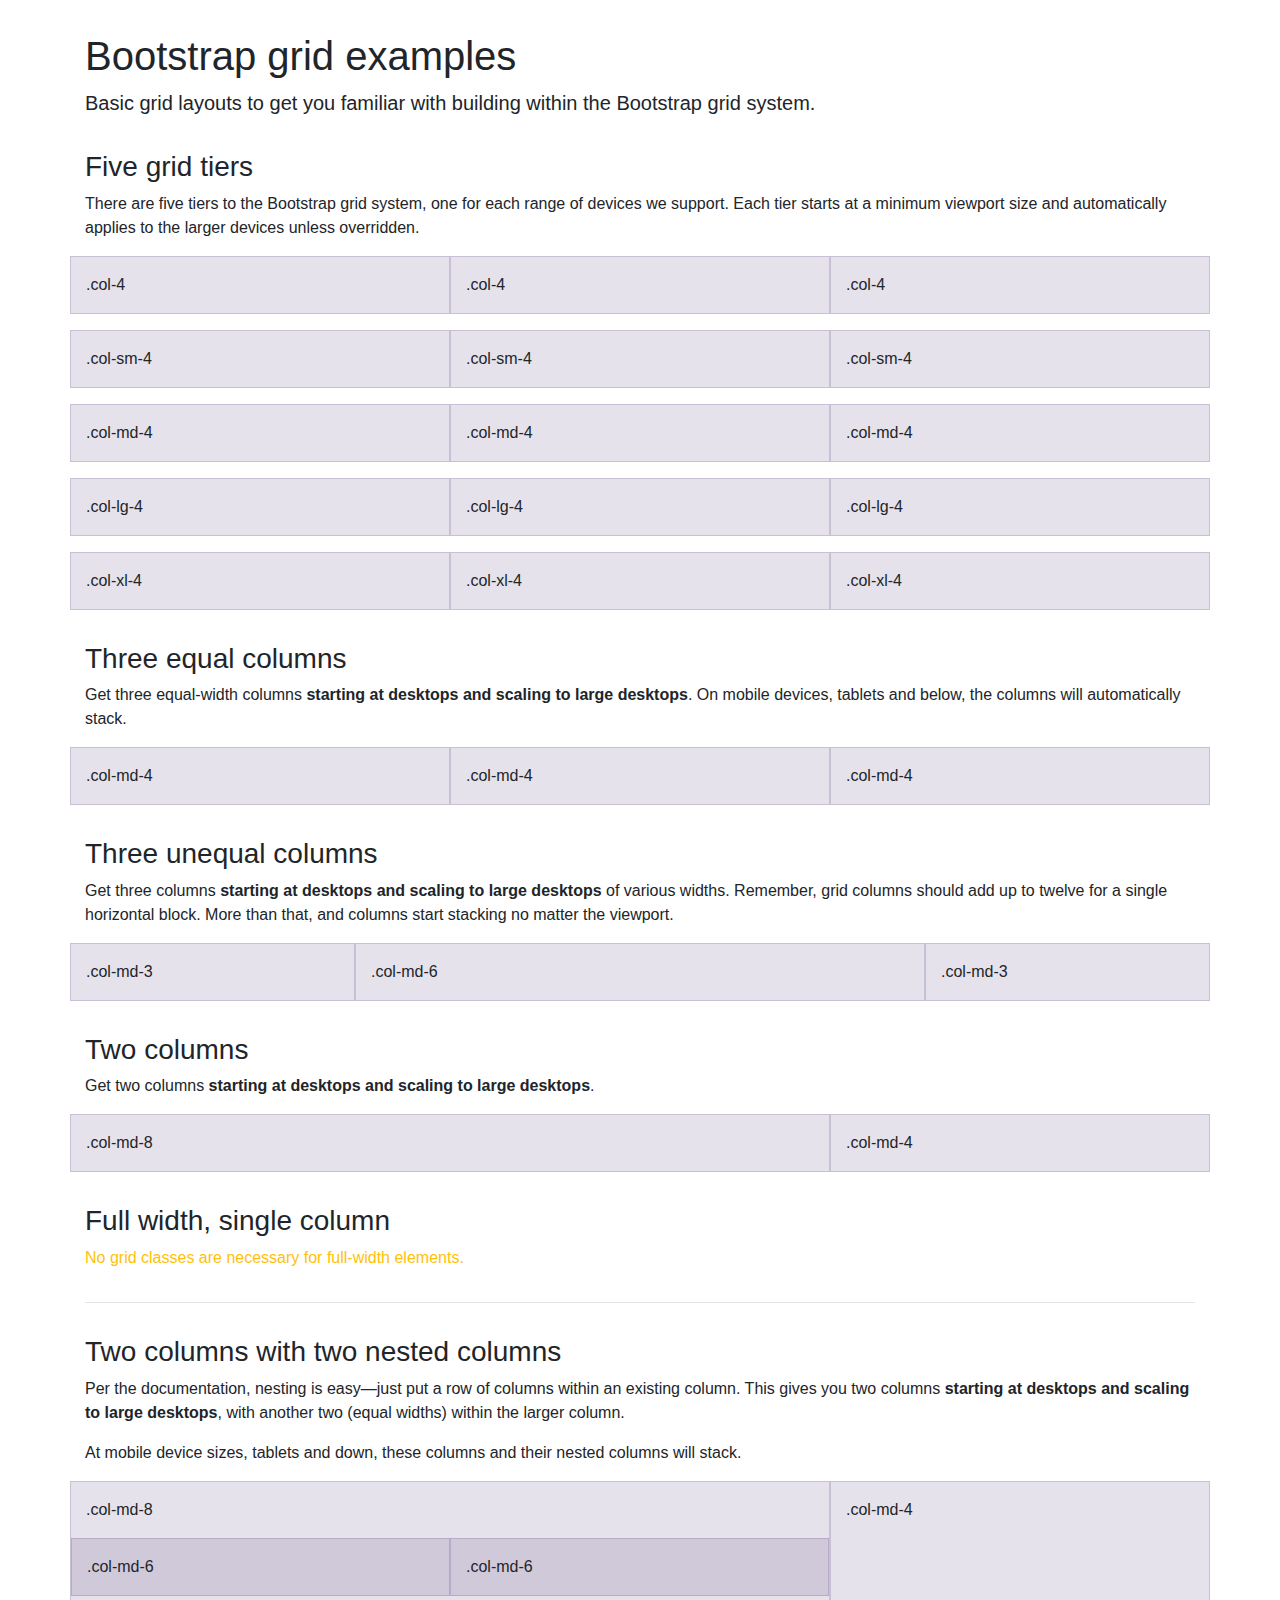
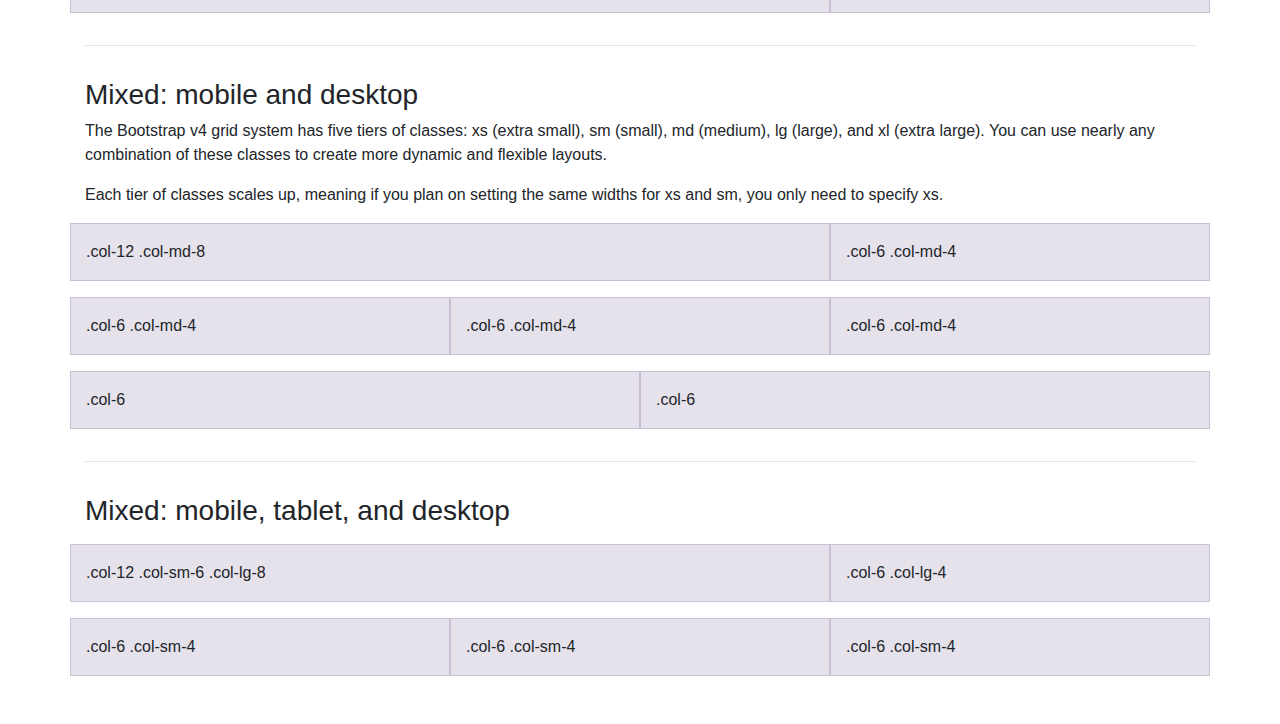
<file: assets/bootstrap-4.0.0/docs/4.0/examples/grid/index.html>
<!doctype html>
<html lang="en">
  <head>
    <meta charset="utf-8">
    <meta name="viewport" content="width=device-width, initial-scale=1, shrink-to-fit=no">
    <meta name="description" content="">
    <meta name="author" content="">
    <link rel="icon" href="../../../../favicon.ico">

    <title>Grid Template for Bootstrap</title>

    <!-- Bootstrap core CSS -->
    <link href="../../../../dist/css/bootstrap.min.css" rel="stylesheet">

    <!-- Custom styles for this template -->
    <link href="grid.css" rel="stylesheet">
  </head>

  <body>
    <div class="container">

      <h1>Bootstrap grid examples</h1>
      <p class="lead">Basic grid layouts to get you familiar with building within the Bootstrap grid system.</p>

      <h3>Five grid tiers</h3>
      <p>There are five tiers to the Bootstrap grid system, one for each range of devices we support. Each tier starts at a minimum viewport size and automatically applies to the larger devices unless overridden.</p>

      <div class="row">
        <div class="col-4">.col-4</div>
        <div class="col-4">.col-4</div>
        <div class="col-4">.col-4</div>
      </div>

      <div class="row">
        <div class="col-sm-4">.col-sm-4</div>
        <div class="col-sm-4">.col-sm-4</div>
        <div class="col-sm-4">.col-sm-4</div>
      </div>

      <div class="row">
        <div class="col-md-4">.col-md-4</div>
        <div class="col-md-4">.col-md-4</div>
        <div class="col-md-4">.col-md-4</div>
      </div>

      <div class="row">
        <div class="col-lg-4">.col-lg-4</div>
        <div class="col-lg-4">.col-lg-4</div>
        <div class="col-lg-4">.col-lg-4</div>
      </div>

      <div class="row">
        <div class="col-xl-4">.col-xl-4</div>
        <div class="col-xl-4">.col-xl-4</div>
        <div class="col-xl-4">.col-xl-4</div>
      </div>

      <h3>Three equal columns</h3>
      <p>Get three equal-width columns <strong>starting at desktops and scaling to large desktops</strong>. On mobile devices, tablets and below, the columns will automatically stack.</p>
      <div class="row">
        <div class="col-md-4">.col-md-4</div>
        <div class="col-md-4">.col-md-4</div>
        <div class="col-md-4">.col-md-4</div>
      </div>

      <h3>Three unequal columns</h3>
      <p>Get three columns <strong>starting at desktops and scaling to large desktops</strong> of various widths. Remember, grid columns should add up to twelve for a single horizontal block. More than that, and columns start stacking no matter the viewport.</p>
      <div class="row">
        <div class="col-md-3">.col-md-3</div>
        <div class="col-md-6">.col-md-6</div>
        <div class="col-md-3">.col-md-3</div>
      </div>

      <h3>Two columns</h3>
      <p>Get two columns <strong>starting at desktops and scaling to large desktops</strong>.</p>
      <div class="row">
        <div class="col-md-8">.col-md-8</div>
        <div class="col-md-4">.col-md-4</div>
      </div>

      <h3>Full width, single column</h3>
      <p class="text-warning">No grid classes are necessary for full-width elements.</p>

      <hr>

      <h3>Two columns with two nested columns</h3>
      <p>Per the documentation, nesting is easy—just put a row of columns within an existing column. This gives you two columns <strong>starting at desktops and scaling to large desktops</strong>, with another two (equal widths) within the larger column.</p>
      <p>At mobile device sizes, tablets and down, these columns and their nested columns will stack.</p>
      <div class="row">
        <div class="col-md-8">
          .col-md-8
          <div class="row">
            <div class="col-md-6">.col-md-6</div>
            <div class="col-md-6">.col-md-6</div>
          </div>
        </div>
        <div class="col-md-4">.col-md-4</div>
      </div>

      <hr>

      <h3>Mixed: mobile and desktop</h3>
      <p>The Bootstrap v4 grid system has five tiers of classes: xs (extra small), sm (small), md (medium), lg (large), and xl (extra large). You can use nearly any combination of these classes to create more dynamic and flexible layouts.</p>
      <p>Each tier of classes scales up, meaning if you plan on setting the same widths for xs and sm, you only need to specify xs.</p>
      <div class="row">
        <div class="col-12 col-md-8">.col-12 .col-md-8</div>
        <div class="col-6 col-md-4">.col-6 .col-md-4</div>
      </div>
      <div class="row">
        <div class="col-6 col-md-4">.col-6 .col-md-4</div>
        <div class="col-6 col-md-4">.col-6 .col-md-4</div>
        <div class="col-6 col-md-4">.col-6 .col-md-4</div>
      </div>
      <div class="row">
        <div class="col-6">.col-6</div>
        <div class="col-6">.col-6</div>
      </div>

      <hr>

      <h3>Mixed: mobile, tablet, and desktop</h3>
      <p></p>
      <div class="row">
        <div class="col-12 col-sm-6 col-lg-8">.col-12 .col-sm-6 .col-lg-8</div>
        <div class="col-6 col-lg-4">.col-6 .col-lg-4</div>
      </div>
      <div class="row">
        <div class="col-6 col-sm-4">.col-6 .col-sm-4</div>
        <div class="col-6 col-sm-4">.col-6 .col-sm-4</div>
        <div class="col-6 col-sm-4">.col-6 .col-sm-4</div>
      </div>

    </div> <!-- /container -->
  </body>
</html>
</file>
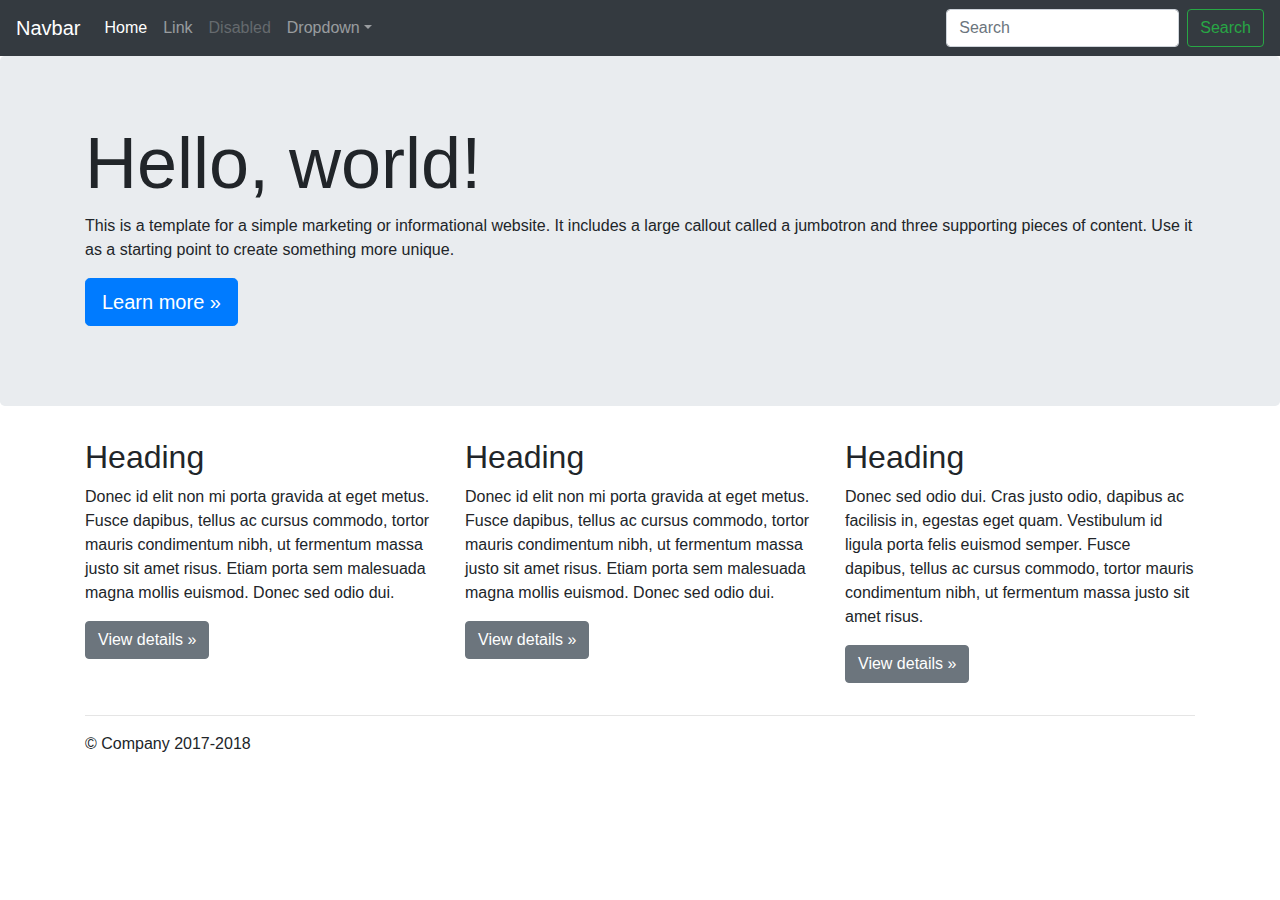
<file: assets/bootstrap-4.0.0/docs/4.0/examples/jumbotron/index.html>
<!doctype html>
<html lang="en">
  <head>
    <meta charset="utf-8">
    <meta name="viewport" content="width=device-width, initial-scale=1, shrink-to-fit=no">
    <meta name="description" content="">
    <meta name="author" content="">
    <link rel="icon" href="../../../../favicon.ico">

    <title>Jumbotron Template for Bootstrap</title>

    <!-- Bootstrap core CSS -->
    <link href="../../../../dist/css/bootstrap.min.css" rel="stylesheet">

    <!-- Custom styles for this template -->
    <link href="jumbotron.css" rel="stylesheet">
  </head>

  <body>

    <nav class="navbar navbar-expand-md navbar-dark fixed-top bg-dark">
      <a class="navbar-brand" href="#">Navbar</a>
      <button class="navbar-toggler" type="button" data-toggle="collapse" data-target="#navbarsExampleDefault" aria-controls="navbarsExampleDefault" aria-expanded="false" aria-label="Toggle navigation">
        <span class="navbar-toggler-icon"></span>
      </button>

      <div class="collapse navbar-collapse" id="navbarsExampleDefault">
        <ul class="navbar-nav mr-auto">
          <li class="nav-item active">
            <a class="nav-link" href="#">Home <span class="sr-only">(current)</span></a>
          </li>
          <li class="nav-item">
            <a class="nav-link" href="#">Link</a>
          </li>
          <li class="nav-item">
            <a class="nav-link disabled" href="#">Disabled</a>
          </li>
          <li class="nav-item dropdown">
            <a class="nav-link dropdown-toggle" href="http://example.com" id="dropdown01" data-toggle="dropdown" aria-haspopup="true" aria-expanded="false">Dropdown</a>
            <div class="dropdown-menu" aria-labelledby="dropdown01">
              <a class="dropdown-item" href="#">Action</a>
              <a class="dropdown-item" href="#">Another action</a>
              <a class="dropdown-item" href="#">Something else here</a>
            </div>
          </li>
        </ul>
        <form class="form-inline my-2 my-lg-0">
          <input class="form-control mr-sm-2" type="text" placeholder="Search" aria-label="Search">
          <button class="btn btn-outline-success my-2 my-sm-0" type="submit">Search</button>
        </form>
      </div>
    </nav>

    <main role="main">

      <!-- Main jumbotron for a primary marketing message or call to action -->
      <div class="jumbotron">
        <div class="container">
          <h1 class="display-3">Hello, world!</h1>
          <p>This is a template for a simple marketing or informational website. It includes a large callout called a jumbotron and three supporting pieces of content. Use it as a starting point to create something more unique.</p>
          <p><a class="btn btn-primary btn-lg" href="#" role="button">Learn more &raquo;</a></p>
        </div>
      </div>

      <div class="container">
        <!-- Example row of columns -->
        <div class="row">
          <div class="col-md-4">
            <h2>Heading</h2>
            <p>Donec id elit non mi porta gravida at eget metus. Fusce dapibus, tellus ac cursus commodo, tortor mauris condimentum nibh, ut fermentum massa justo sit amet risus. Etiam porta sem malesuada magna mollis euismod. Donec sed odio dui. </p>
            <p><a class="btn btn-secondary" href="#" role="button">View details &raquo;</a></p>
          </div>
          <div class="col-md-4">
            <h2>Heading</h2>
            <p>Donec id elit non mi porta gravida at eget metus. Fusce dapibus, tellus ac cursus commodo, tortor mauris condimentum nibh, ut fermentum massa justo sit amet risus. Etiam porta sem malesuada magna mollis euismod. Donec sed odio dui. </p>
            <p><a class="btn btn-secondary" href="#" role="button">View details &raquo;</a></p>
          </div>
          <div class="col-md-4">
            <h2>Heading</h2>
            <p>Donec sed odio dui. Cras justo odio, dapibus ac facilisis in, egestas eget quam. Vestibulum id ligula porta felis euismod semper. Fusce dapibus, tellus ac cursus commodo, tortor mauris condimentum nibh, ut fermentum massa justo sit amet risus.</p>
            <p><a class="btn btn-secondary" href="#" role="button">View details &raquo;</a></p>
          </div>
        </div>

        <hr>

      </div> <!-- /container -->

    </main>

    <footer class="container">
      <p>&copy; Company 2017-2018</p>
    </footer>

    <!-- Bootstrap core JavaScript
    ================================================== -->
    <!-- Placed at the end of the document so the pages load faster -->
    <script src="https://code.jquery.com/jquery-3.2.1.slim.min.js" integrity="sha384-KJ3o2DKtIkvYIK3UENzmM7KCkRr/rE9/Qpg6aAZGJwFDMVNA/GpGFF93hXpG5KkN" crossorigin="anonymous"></script>
    <script>window.jQuery || document.write('<script src="../../../../assets/js/vendor/jquery-slim.min.js"><\/script>')</script>
    <script src="../../../../assets/js/vendor/popper.min.js"></script>
    <script src="../../../../dist/js/bootstrap.min.js"></script>
  </body>
</html>
</file>
<file: assets/bootstrap-4.0.0/docs/4.0/examples/album/album.css>
:root {
  --jumbotron-padding-y: 3rem;
}

.jumbotron {
  padding-top: var(--jumbotron-padding-y);
  padding-bottom: var(--jumbotron-padding-y);
  margin-bottom: 0;
  background-color: #fff;
}
@media (min-width: 768px) {
  .jumbotron {
    padding-top: calc(var(--jumbotron-padding-y) * 2);
    padding-bottom: calc(var(--jumbotron-padding-y) * 2);
  }
}

.jumbotron p:last-child {
  margin-bottom: 0;
}

.jumbotron-heading {
  font-weight: 300;
}

.jumbotron .container {
  max-width: 40rem;
}

footer {
  padding-top: 3rem;
  padding-bottom: 3rem;
}

footer p {
  margin-bottom: .25rem;
}

.box-shadow { box-shadow: 0 .25rem .75rem rgba(0, 0, 0, .05); }
</file>
<file: assets/bootstrap-4.0.0/docs/4.0/examples/blog/blog.css>
/* stylelint-disable selector-list-comma-newline-after */

.blog-header {
  line-height: 1;
  border-bottom: 1px solid #e5e5e5;
}

.blog-header-logo {
  font-family: "Playfair Display", Georgia, "Times New Roman", serif;
  font-size: 2.25rem;
}

.blog-header-logo:hover {
  text-decoration: none;
}

h1, h2, h3, h4, h5, h6 {
  font-family: "Playfair Display", Georgia, "Times New Roman", serif;
}

.display-4 {
  font-size: 2.5rem;
}
@media (min-width: 768px) {
  .display-4 {
    font-size: 3rem;
  }
}

.nav-scroller {
  position: relative;
  z-index: 2;
  height: 2.75rem;
  overflow-y: hidden;
}

.nav-scroller .nav {
  display: -webkit-box;
  display: -ms-flexbox;
  display: flex;
  -ms-flex-wrap: nowrap;
  flex-wrap: nowrap;
  padding-bottom: 1rem;
  margin-top: -1px;
  overflow-x: auto;
  text-align: center;
  white-space: nowrap;
  -webkit-overflow-scrolling: touch;
}

.nav-scroller .nav-link {
  padding-top: .75rem;
  padding-bottom: .75rem;
  font-size: .875rem;
}

.card-img-right {
  height: 100%;
  border-radius: 0 3px 3px 0;
}

.flex-auto {
  -ms-flex: 0 0 auto;
  -webkit-box-flex: 0;
  flex: 0 0 auto;
}

.h-250 { height: 250px; }
@media (min-width: 768px) {
  .h-md-250 { height: 250px; }
}

.border-top { border-top: 1px solid #e5e5e5; }
.border-bottom { border-bottom: 1px solid #e5e5e5; }

.box-shadow { box-shadow: 0 .25rem .75rem rgba(0, 0, 0, .05); }

/*
 * Blog name and description
 */
.blog-title {
  margin-bottom: 0;
  font-size: 2rem;
  font-weight: 400;
}
.blog-description {
  font-size: 1.1rem;
  color: #999;
}

@media (min-width: 40em) {
  .blog-title {
    font-size: 3.5rem;
  }
}

/* Pagination */
.blog-pagination {
  margin-bottom: 4rem;
}
.blog-pagination > .btn {
  border-radius: 2rem;
}

/*
 * Blog posts
 */
.blog-post {
  margin-bottom: 4rem;
}
.blog-post-title {
  margin-bottom: .25rem;
  font-size: 2.5rem;
}
.blog-post-meta {
  margin-bottom: 1.25rem;
  color: #999;
}

/*
 * Footer
 */
.blog-footer {
  padding: 2.5rem 0;
  color: #999;
  text-align: center;
  background-color: #f9f9f9;
  border-top: .05rem solid #e5e5e5;
}
.blog-footer p:last-child {
  margin-bottom: 0;
}
</file>
<file: assets/bootstrap-4.0.0/docs/4.0/examples/carousel/carousel.css>
/* GLOBAL STYLES
-------------------------------------------------- */
/* Padding below the footer and lighter body text */

body {
  padding-top: 3rem;
  padding-bottom: 3rem;
  color: #5a5a5a;
}


/* CUSTOMIZE THE CAROUSEL
-------------------------------------------------- */

/* Carousel base class */
.carousel {
  margin-bottom: 4rem;
}
/* Since positioning the image, we need to help out the caption */
.carousel-caption {
  bottom: 3rem;
  z-index: 10;
}

/* Declare heights because of positioning of img element */
.carousel-item {
  height: 32rem;
  background-color: #777;
}
.carousel-item > img {
  position: absolute;
  top: 0;
  left: 0;
  min-width: 100%;
  height: 32rem;
}


/* MARKETING CONTENT
-------------------------------------------------- */

/* Center align the text within the three columns below the carousel */
.marketing .col-lg-4 {
  margin-bottom: 1.5rem;
  text-align: center;
}
.marketing h2 {
  font-weight: 400;
}
.marketing .col-lg-4 p {
  margin-right: .75rem;
  margin-left: .75rem;
}


/* Featurettes
------------------------- */

.featurette-divider {
  margin: 5rem 0; /* Space out the Bootstrap <hr> more */
}

/* Thin out the marketing headings */
.featurette-heading {
  font-weight: 300;
  line-height: 1;
  letter-spacing: -.05rem;
}


/* RESPONSIVE CSS
-------------------------------------------------- */

@media (min-width: 40em) {
  /* Bump up size of carousel content */
  .carousel-caption p {
    margin-bottom: 1.25rem;
    font-size: 1.25rem;
    line-height: 1.4;
  }

  .featurette-heading {
    font-size: 50px;
  }
}

@media (min-width: 62em) {
  .featurette-heading {
    margin-top: 7rem;
  }
}
</file>
<file: assets/bootstrap-4.0.0/docs/4.0/examples/cover/cover.css>
/*
 * Globals
 */

/* Links */
a,
a:focus,
a:hover {
  color: #fff;
}

/* Custom default button */
.btn-secondary,
.btn-secondary:hover,
.btn-secondary:focus {
  color: #333;
  text-shadow: none; /* Prevent inheritance from `body` */
  background-color: #fff;
  border: .05rem solid #fff;
}


/*
 * Base structure
 */

html,
body {
  height: 100%;
  background-color: #333;
}

body {
  display: -ms-flexbox;
  display: -webkit-box;
  display: flex;
  -ms-flex-pack: center;
  -webkit-box-pack: center;
  justify-content: center;
  color: #fff;
  text-shadow: 0 .05rem .1rem rgba(0, 0, 0, .5);
  box-shadow: inset 0 0 5rem rgba(0, 0, 0, .5);
}

.cover-container {
  max-width: 42em;
}


/*
 * Header
 */
.masthead {
  margin-bottom: 2rem;
}

.masthead-brand {
  margin-bottom: 0;
}

.nav-masthead .nav-link {
  padding: .25rem 0;
  font-weight: 700;
  color: rgba(255, 255, 255, .5);
  background-color: transparent;
  border-bottom: .25rem solid transparent;
}

.nav-masthead .nav-link:hover,
.nav-masthead .nav-link:focus {
  border-bottom-color: rgba(255, 255, 255, .25);
}

.nav-masthead .nav-link + .nav-link {
  margin-left: 1rem;
}

.nav-masthead .active {
  color: #fff;
  border-bottom-color: #fff;
}

@media (min-width: 48em) {
  .masthead-brand {
    float: left;
  }
  .nav-masthead {
    float: right;
  }
}


/*
 * Cover
 */
.cover {
  padding: 0 1.5rem;
}
.cover .btn-lg {
  padding: .75rem 1.25rem;
  font-weight: 700;
}


/*
 * Footer
 */
.mastfoot {
  color: rgba(255, 255, 255, .5);
}
</file>
<file: assets/bootstrap-4.0.0/docs/4.0/examples/grid/grid.css>
body {
  padding-top: 2rem;
  padding-bottom: 2rem;
}

h3 {
  margin-top: 2rem;
}

.row {
  margin-bottom: 1rem;
}
.row .row {
  margin-top: 1rem;
  margin-bottom: 0;
}
[class*="col-"] {
  padding-top: 1rem;
  padding-bottom: 1rem;
  background-color: rgba(86, 61, 124, .15);
  border: 1px solid rgba(86, 61, 124, .2);
}

hr {
  margin-top: 2rem;
  margin-bottom: 2rem;
}
</file>
<file: assets/bootstrap-4.0.0/docs/4.0/examples/jumbotron/jumbotron.css>
/* Move down content because we have a fixed navbar that is 3.5rem tall */
body {
  padding-top: 3.5rem;
}
</file>
<file: assets/bootstrap-4.0.0/js/tests/vendor/qunit.css>
/*!
 * QUnit 2.4.1
 * https://qunitjs.com/
 *
 * Copyright jQuery Foundation and other contributors
 * Released under the MIT license
 * https://jquery.org/license
 *
 * Date: 2017-10-22T05:12Z
 */

/** Font Family and Sizes */

#qunit-tests, #qunit-header, #qunit-banner, #qunit-testrunner-toolbar, #qunit-filteredTest, #qunit-userAgent, #qunit-testresult {
	font-family: "Helvetica Neue Light", "HelveticaNeue-Light", "Helvetica Neue", Calibri, Helvetica, Arial, sans-serif;
}

#qunit-testrunner-toolbar, #qunit-filteredTest, #qunit-userAgent, #qunit-testresult, #qunit-tests li { font-size: small; }
#qunit-tests { font-size: smaller; }


/** Resets */

#qunit-tests, #qunit-header, #qunit-banner, #qunit-filteredTest, #qunit-userAgent, #qunit-testresult, #qunit-modulefilter {
	margin: 0;
	padding: 0;
}


/** Header (excluding toolbar) */

#qunit-header {
	padding: 0.5em 0 0.5em 1em;

	color: #8699A4;
	background-color: #0D3349;

	font-size: 1.5em;
	line-height: 1em;
	font-weight: 400;

	border-radius: 5px 5px 0 0;
}

#qunit-header a {
	text-decoration: none;
	color: #C2CCD1;
}

#qunit-header a:hover,
#qunit-header a:focus {
	color: #FFF;
}

#qunit-banner {
	height: 5px;
}

#qunit-filteredTest {
	padding: 0.5em 1em 0.5em 1em;
	color: #366097;
	background-color: #F4FF77;
}

#qunit-userAgent {
	padding: 0.5em 1em 0.5em 1em;
	color: #FFF;
	background-color: #2B81AF;
	text-shadow: rgba(0, 0, 0, 0.5) 2px 2px 1px;
}


/** Toolbar */

#qunit-testrunner-toolbar {
	padding: 0.5em 1em 0.5em 1em;
	color: #5E740B;
	background-color: #EEE;
}

#qunit-testrunner-toolbar .clearfix {
	height: 0;
	clear: both;
}

#qunit-testrunner-toolbar label {
	display: inline-block;
}

#qunit-testrunner-toolbar input[type=checkbox],
#qunit-testrunner-toolbar input[type=radio] {
	margin: 3px;
	vertical-align: -2px;
}

#qunit-testrunner-toolbar input[type=text] {
	box-sizing: border-box;
	height: 1.6em;
}

.qunit-url-config,
.qunit-filter,
#qunit-modulefilter {
	display: inline-block;
	line-height: 2.1em;
}

.qunit-filter,
#qunit-modulefilter {
	float: right;
	position: relative;
	margin-left: 1em;
}

.qunit-url-config label {
	margin-right: 0.5em;
}

#qunit-modulefilter-search {
	box-sizing: border-box;
	width: 400px;
}

#qunit-modulefilter-search-container:after {
	position: absolute;
	right: 0.3em;
	content: "\25bc";
	color: black;
}

#qunit-modulefilter-dropdown {
	/* align with #qunit-modulefilter-search */
	box-sizing: border-box;
	width: 400px;
	position: absolute;
	right: 0;
	top: 50%;
	margin-top: 0.8em;

	border: 1px solid #D3D3D3;
	border-top: none;
	border-radius: 0 0 .25em .25em;
	color: #000;
	background-color: #F5F5F5;
	z-index: 99;
}

#qunit-modulefilter-dropdown a {
	color: inherit;
	text-decoration: none;
}

#qunit-modulefilter-dropdown .clickable.checked {
	font-weight: bold;
	color: #000;
	background-color: #D2E0E6;
}

#qunit-modulefilter-dropdown .clickable:hover {
	color: #FFF;
	background-color: #0D3349;
}

#qunit-modulefilter-actions {
	display: block;
	overflow: auto;

	/* align with #qunit-modulefilter-dropdown-list */
	font: smaller/1.5em sans-serif;
}

#qunit-modulefilter-dropdown #qunit-modulefilter-actions > * {
	box-sizing: border-box;
	max-height: 2.8em;
	display: block;
	padding: 0.4em;
}

#qunit-modulefilter-dropdown #qunit-modulefilter-actions > button {
	float: right;
	font: inherit;
}

#qunit-modulefilter-dropdown #qunit-modulefilter-actions > :last-child {
	/* insert padding to align with checkbox margins */
	padding-left: 3px;
}

#qunit-modulefilter-dropdown-list {
	max-height: 200px;
	overflow-y: auto;
	margin: 0;
	border-top: 2px groove threedhighlight;
	padding: 0.4em 0 0;
	font: smaller/1.5em sans-serif;
}

#qunit-modulefilter-dropdown-list li {
	white-space: nowrap;
	overflow: hidden;
	text-overflow: ellipsis;
}

#qunit-modulefilter-dropdown-list .clickable {
	display: block;
	padding-left: 0.15em;
}


/** Tests: Pass/Fail */

#qunit-tests {
	list-style-position: inside;
}

#qunit-tests li {
	padding: 0.4em 1em 0.4em 1em;
	border-bottom: 1px solid #FFF;
	list-style-position: inside;
}

#qunit-tests > li {
	display: none;
}

#qunit-tests li.running,
#qunit-tests li.pass,
#qunit-tests li.fail,
#qunit-tests li.skipped,
#qunit-tests li.aborted {
	display: list-item;
}

#qunit-tests.hidepass {
	position: relative;
}

#qunit-tests.hidepass li.running,
#qunit-tests.hidepass li.pass:not(.todo) {
	visibility: hidden;
	position: absolute;
	width:   0;
	height:  0;
	padding: 0;
	border:  0;
	margin:  0;
}

#qunit-tests li strong {
	cursor: pointer;
}

#qunit-tests li.skipped strong {
	cursor: default;
}

#qunit-tests li a {
	padding: 0.5em;
	color: #C2CCD1;
	text-decoration: none;
}

#qunit-tests li p a {
	padding: 0.25em;
	color: #6B6464;
}
#qunit-tests li a:hover,
#qunit-tests li a:focus {
	color: #000;
}

#qunit-tests li .runtime {
	float: right;
	font-size: smaller;
}

.qunit-assert-list {
	margin-top: 0.5em;
	padding: 0.5em;

	background-color: #FFF;

	border-radius: 5px;
}

.qunit-source {
	margin: 0.6em 0 0.3em;
}

.qunit-collapsed {
	display: none;
}

#qunit-tests table {
	border-collapse: collapse;
	margin-top: 0.2em;
}

#qunit-tests th {
	text-align: right;
	vertical-align: top;
	padding: 0 0.5em 0 0;
}

#qunit-tests td {
	vertical-align: top;
}

#qunit-tests pre {
	margin: 0;
	white-space: pre-wrap;
	word-wrap: break-word;
}

#qunit-tests del {
	color: #374E0C;
	background-color: #E0F2BE;
	text-decoration: none;
}

#qunit-tests ins {
	color: #500;
	background-color: #FFCACA;
	text-decoration: none;
}

/*** Test Counts */

#qunit-tests b.counts                       { color: #000; }
#qunit-tests b.passed                       { color: #5E740B; }
#qunit-tests b.failed                       { color: #710909; }

#qunit-tests li li {
	padding: 5px;
	background-color: #FFF;
	border-bottom: none;
	list-style-position: inside;
}

/*** Passing Styles */

#qunit-tests li li.pass {
	color: #3C510C;
	background-color: #FFF;
	border-left: 10px solid #C6E746;
}

#qunit-tests .pass                          { color: #528CE0; background-color: #D2E0E6; }
#qunit-tests .pass .test-name               { color: #366097; }

#qunit-tests .pass .test-actual,
#qunit-tests .pass .test-expected           { color: #999; }

#qunit-banner.qunit-pass                    { background-color: #C6E746; }

/*** Failing Styles */

#qunit-tests li li.fail {
	color: #710909;
	background-color: #FFF;
	border-left: 10px solid #EE5757;
	white-space: pre;
}

#qunit-tests > li:last-child {
	border-radius: 0 0 5px 5px;
}

#qunit-tests .fail                          { color: #000; background-color: #EE5757; }
#qunit-tests .fail .test-name,
#qunit-tests .fail .module-name             { color: #000; }

#qunit-tests .fail .test-actual             { color: #EE5757; }
#qunit-tests .fail .test-expected           { color: #008000; }

#qunit-banner.qunit-fail                    { background-color: #EE5757; }


/*** Aborted tests */
#qunit-tests .aborted { color: #000; background-color: orange; }
/*** Skipped tests */

#qunit-tests .skipped {
	background-color: #EBECE9;
}

#qunit-tests .qunit-todo-label,
#qunit-tests .qunit-skipped-label {
	background-color: #F4FF77;
	display: inline-block;
	font-style: normal;
	color: #366097;
	line-height: 1.8em;
	padding: 0 0.5em;
	margin: -0.4em 0.4em -0.4em 0;
}

#qunit-tests .qunit-todo-label {
	background-color: #EEE;
}

/** Result */

#qunit-testresult {
	color: #2B81AF;
	background-color: #D2E0E6;

	border-bottom: 1px solid #FFF;
}
#qunit-testresult .clearfix {
	height: 0;
	clear: both;
}
#qunit-testresult .module-name {
	font-weight: 700;
}
#qunit-testresult-display {
	padding: 0.5em 1em 0.5em 1em;
	width: 85%;
	float:left;
}
#qunit-testresult-controls {
	padding: 0.5em 1em 0.5em 1em;
  width: 10%;
	float:left;
}

/** Fixture */

#qunit-fixture {
	position: absolute;
	top: -10000px;
	left: -10000px;
	width: 1000px;
	height: 1000px;
}
</file>
